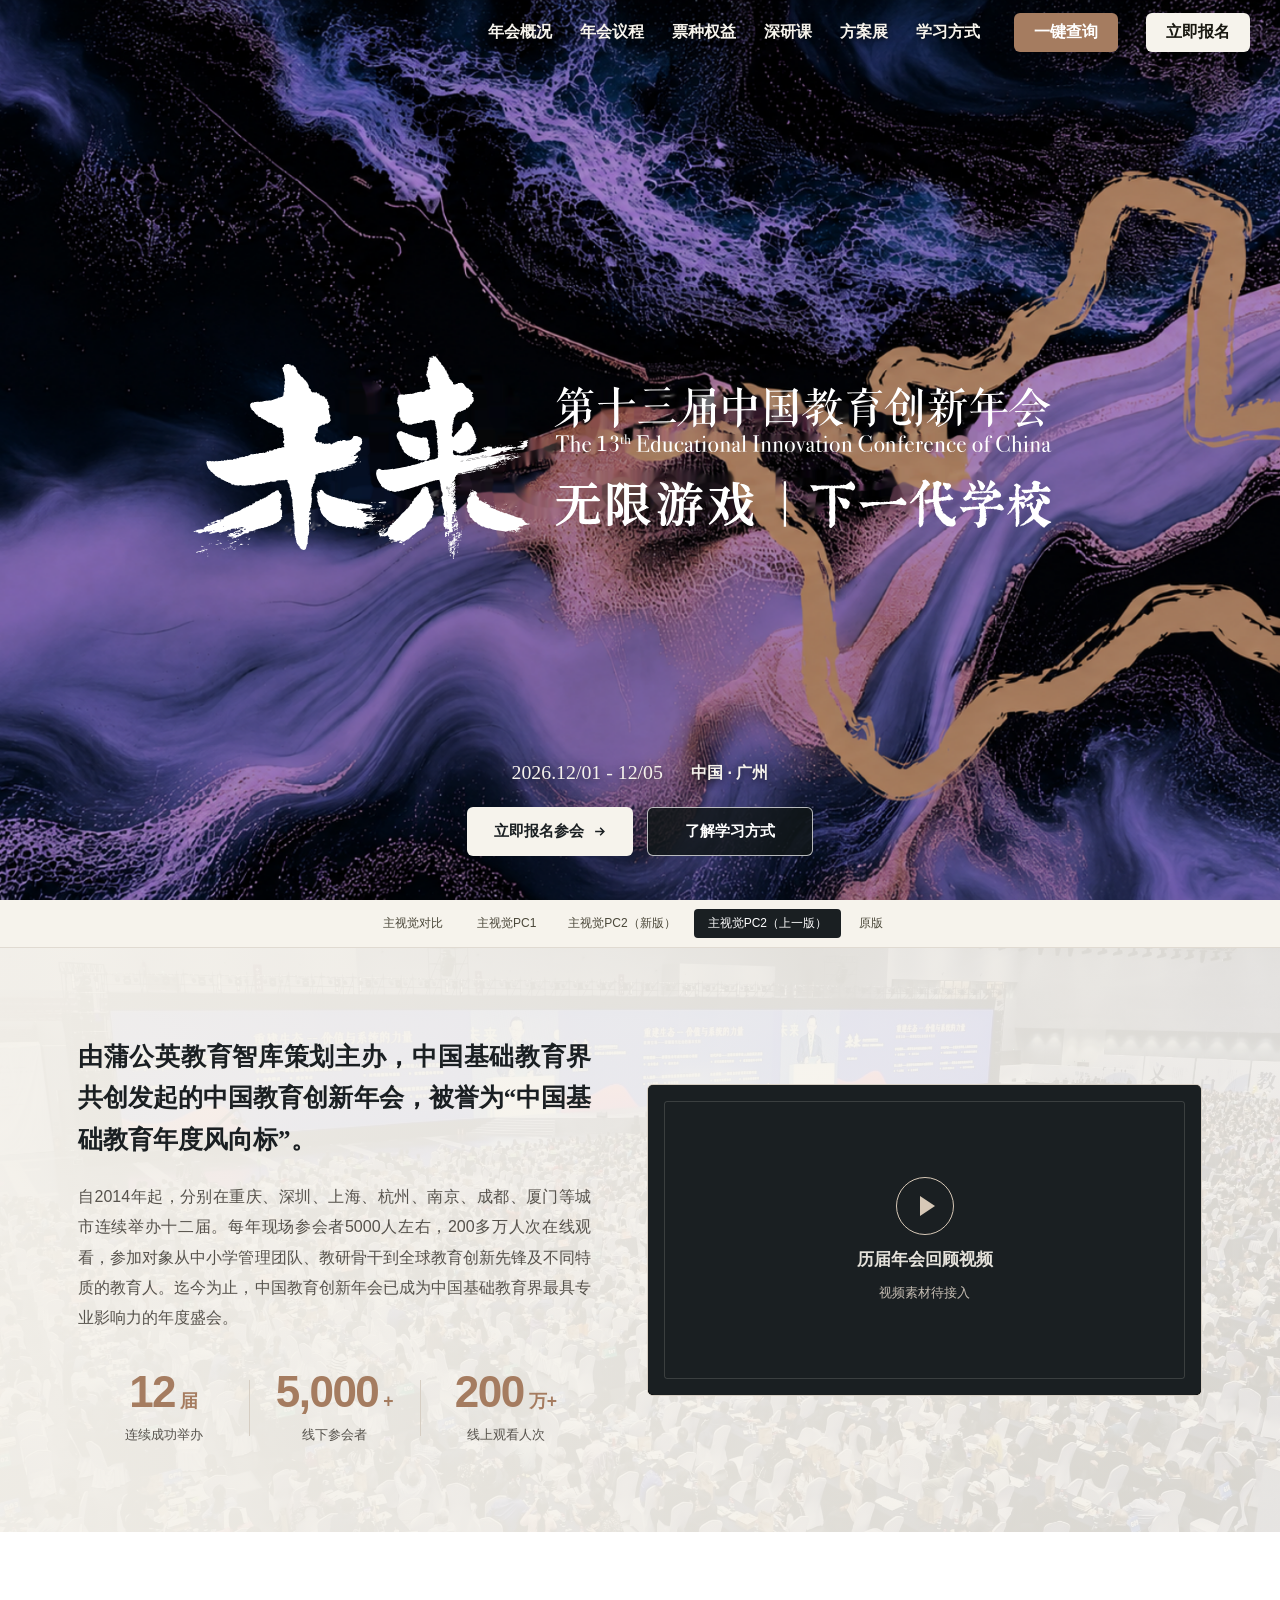
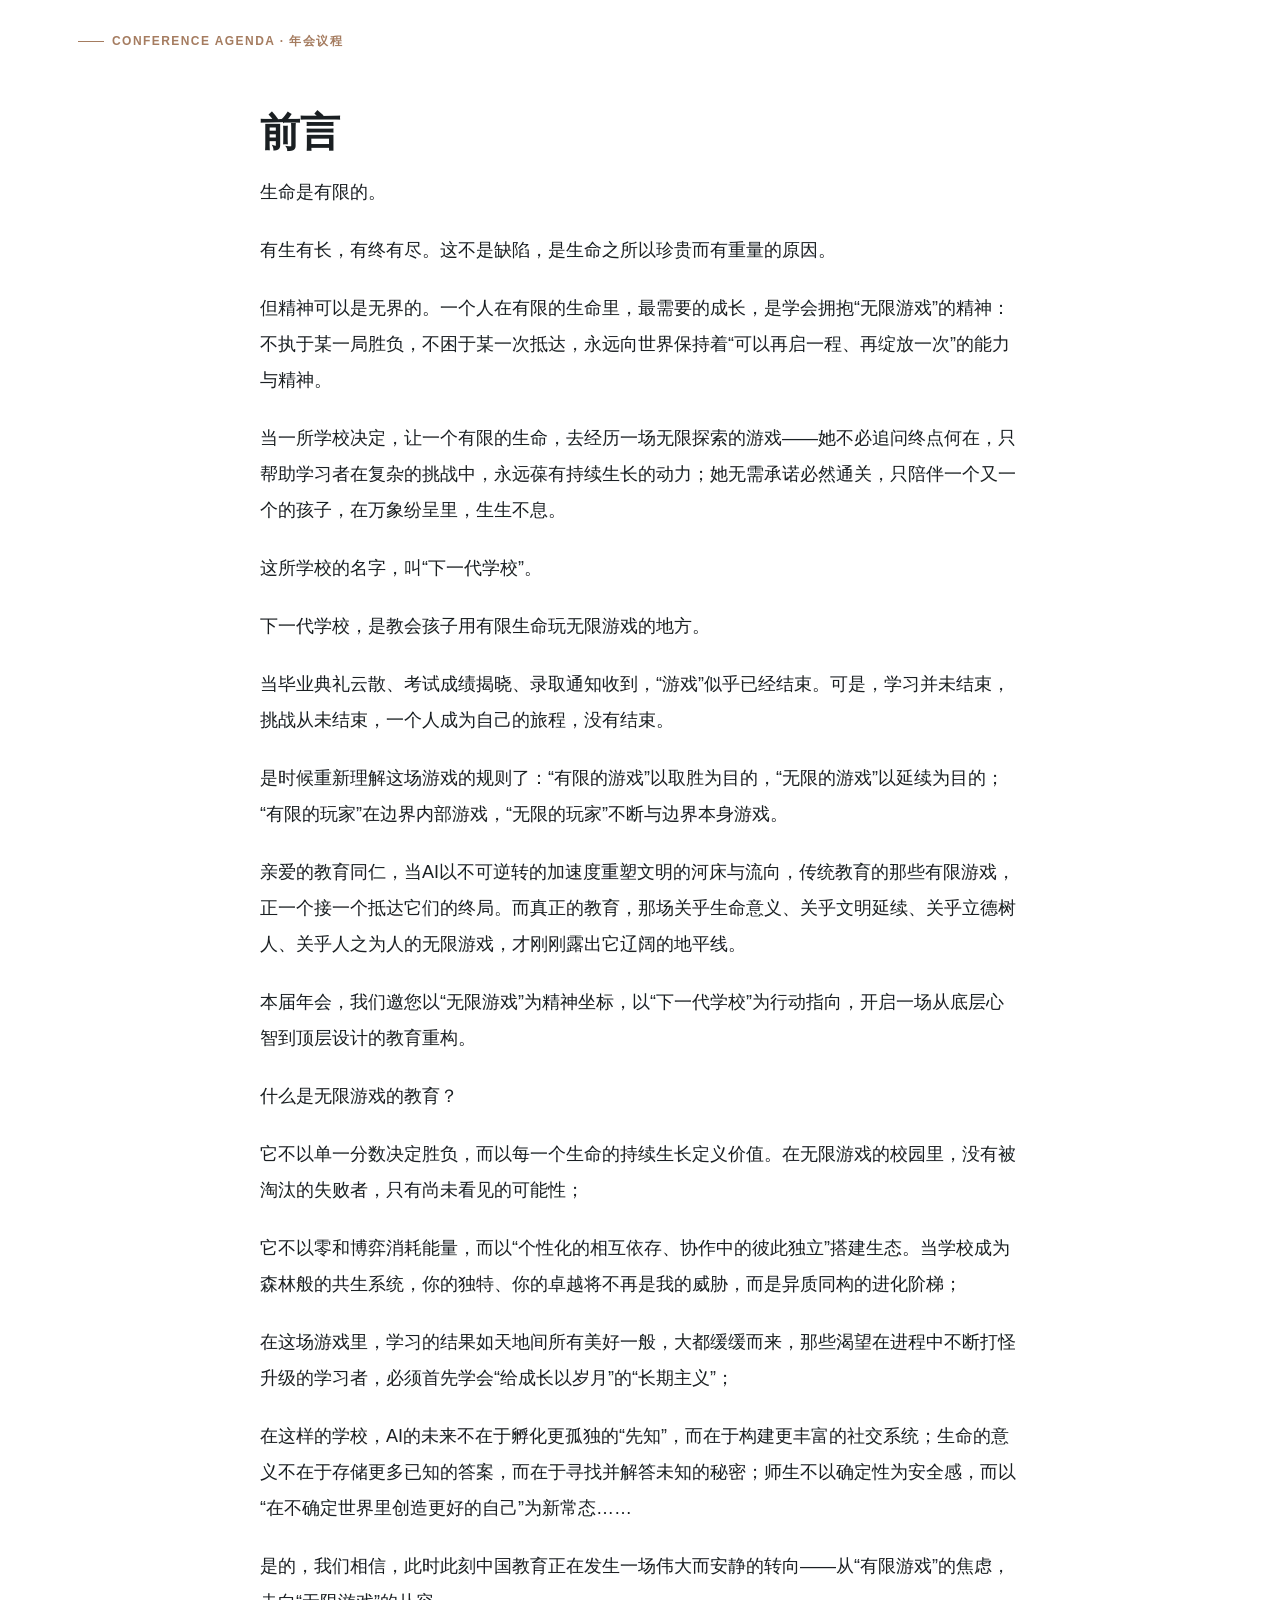
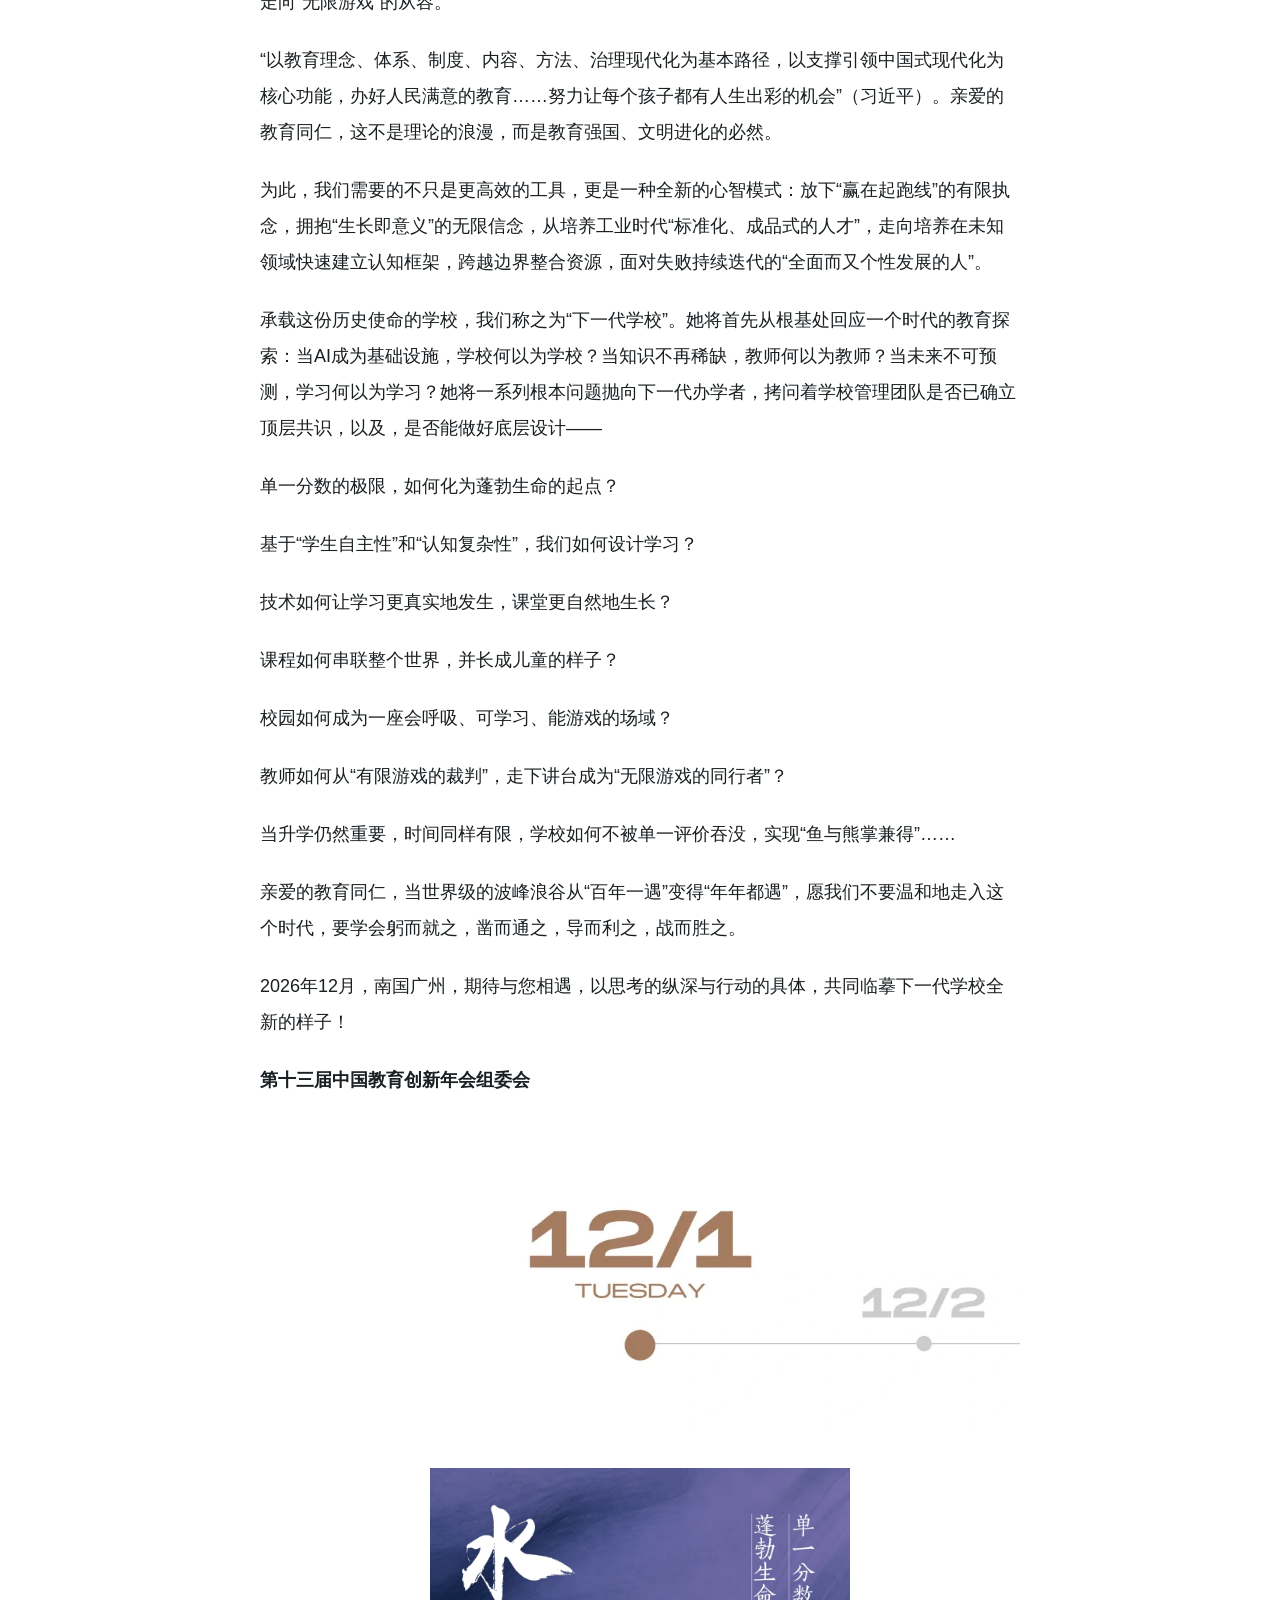
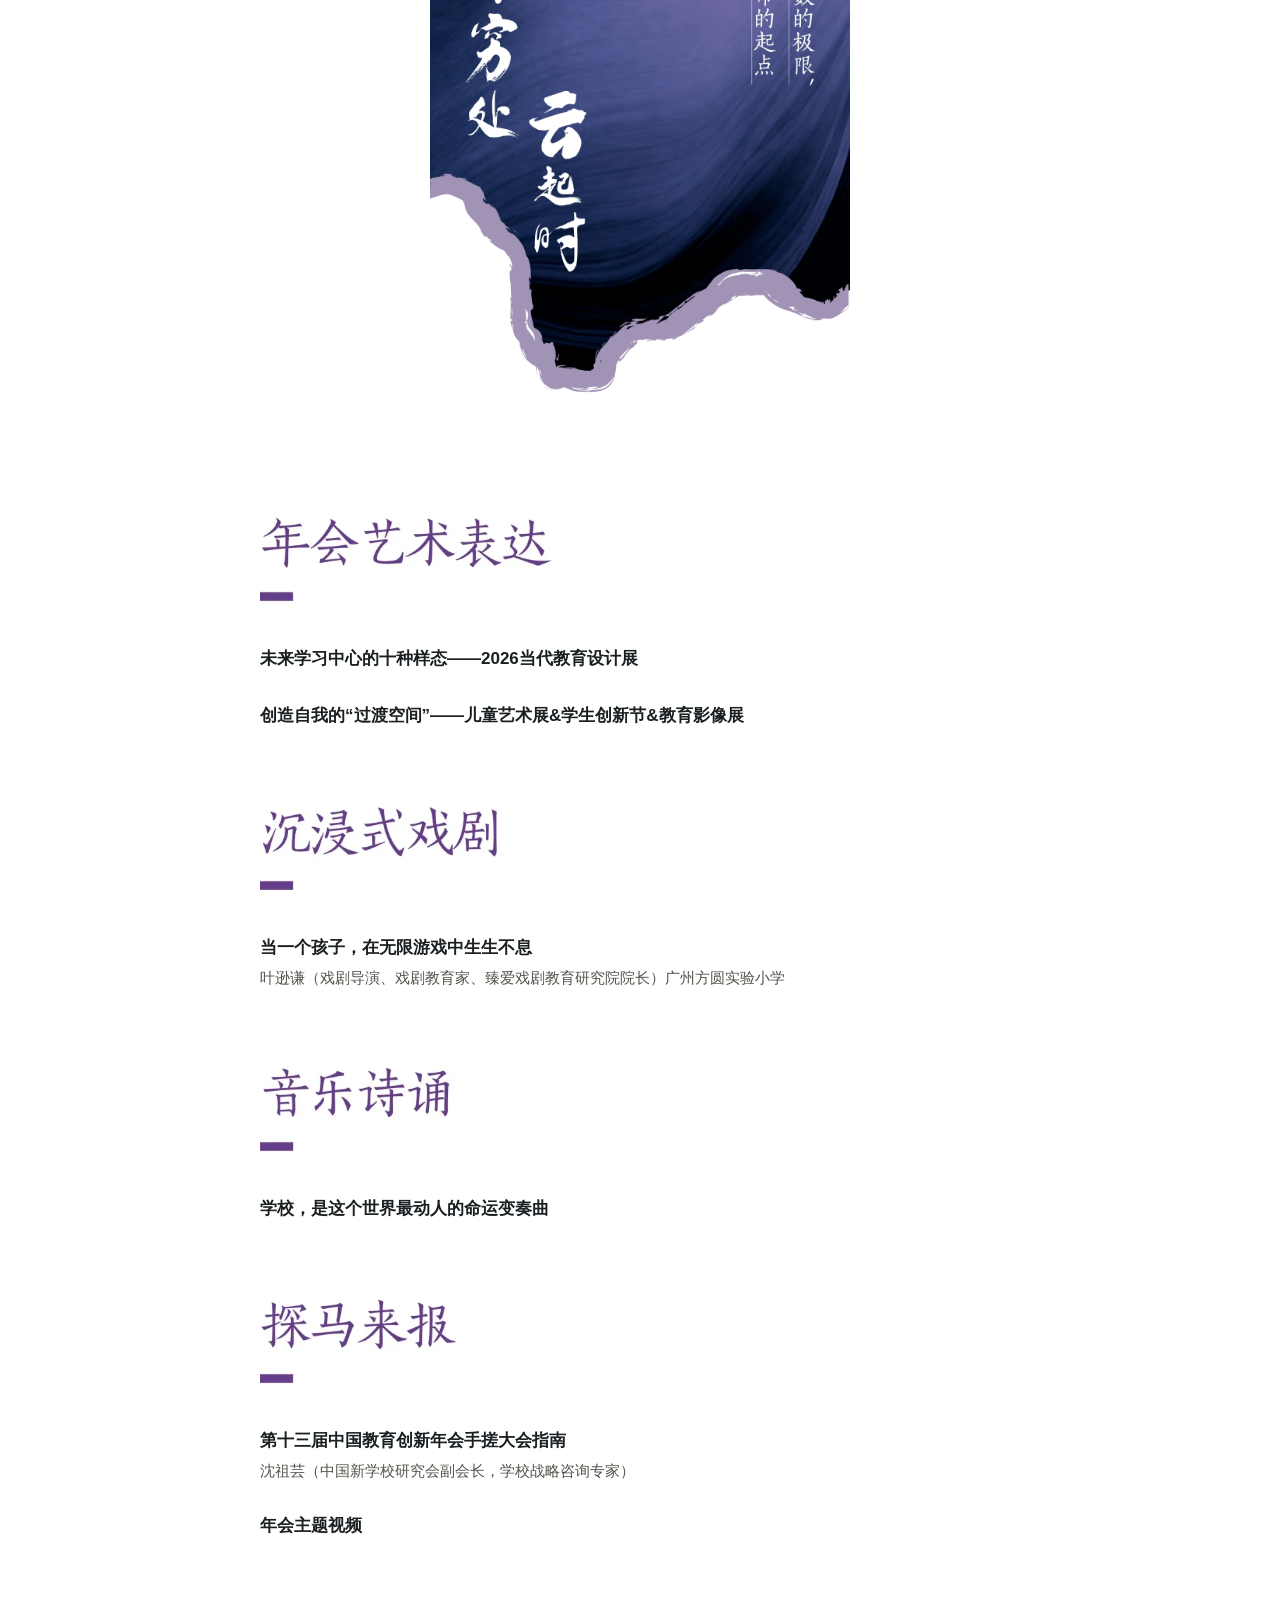
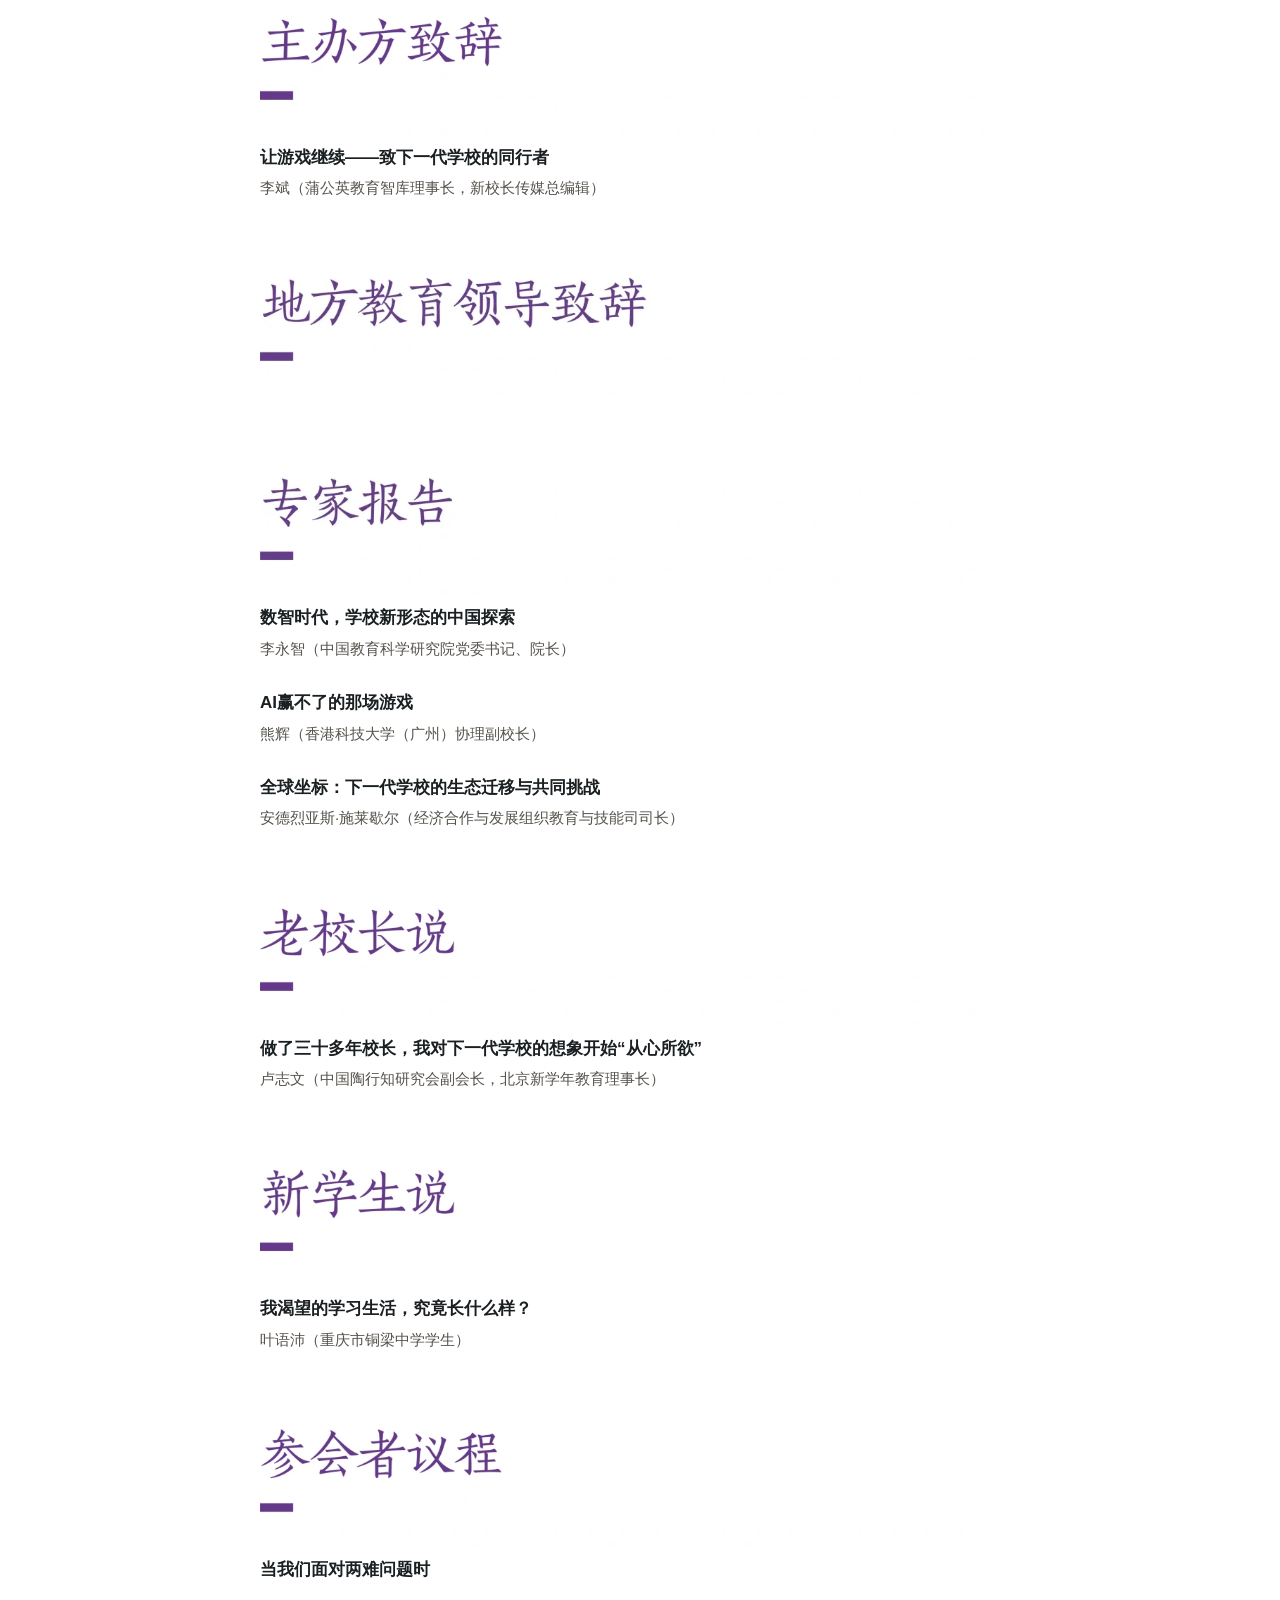
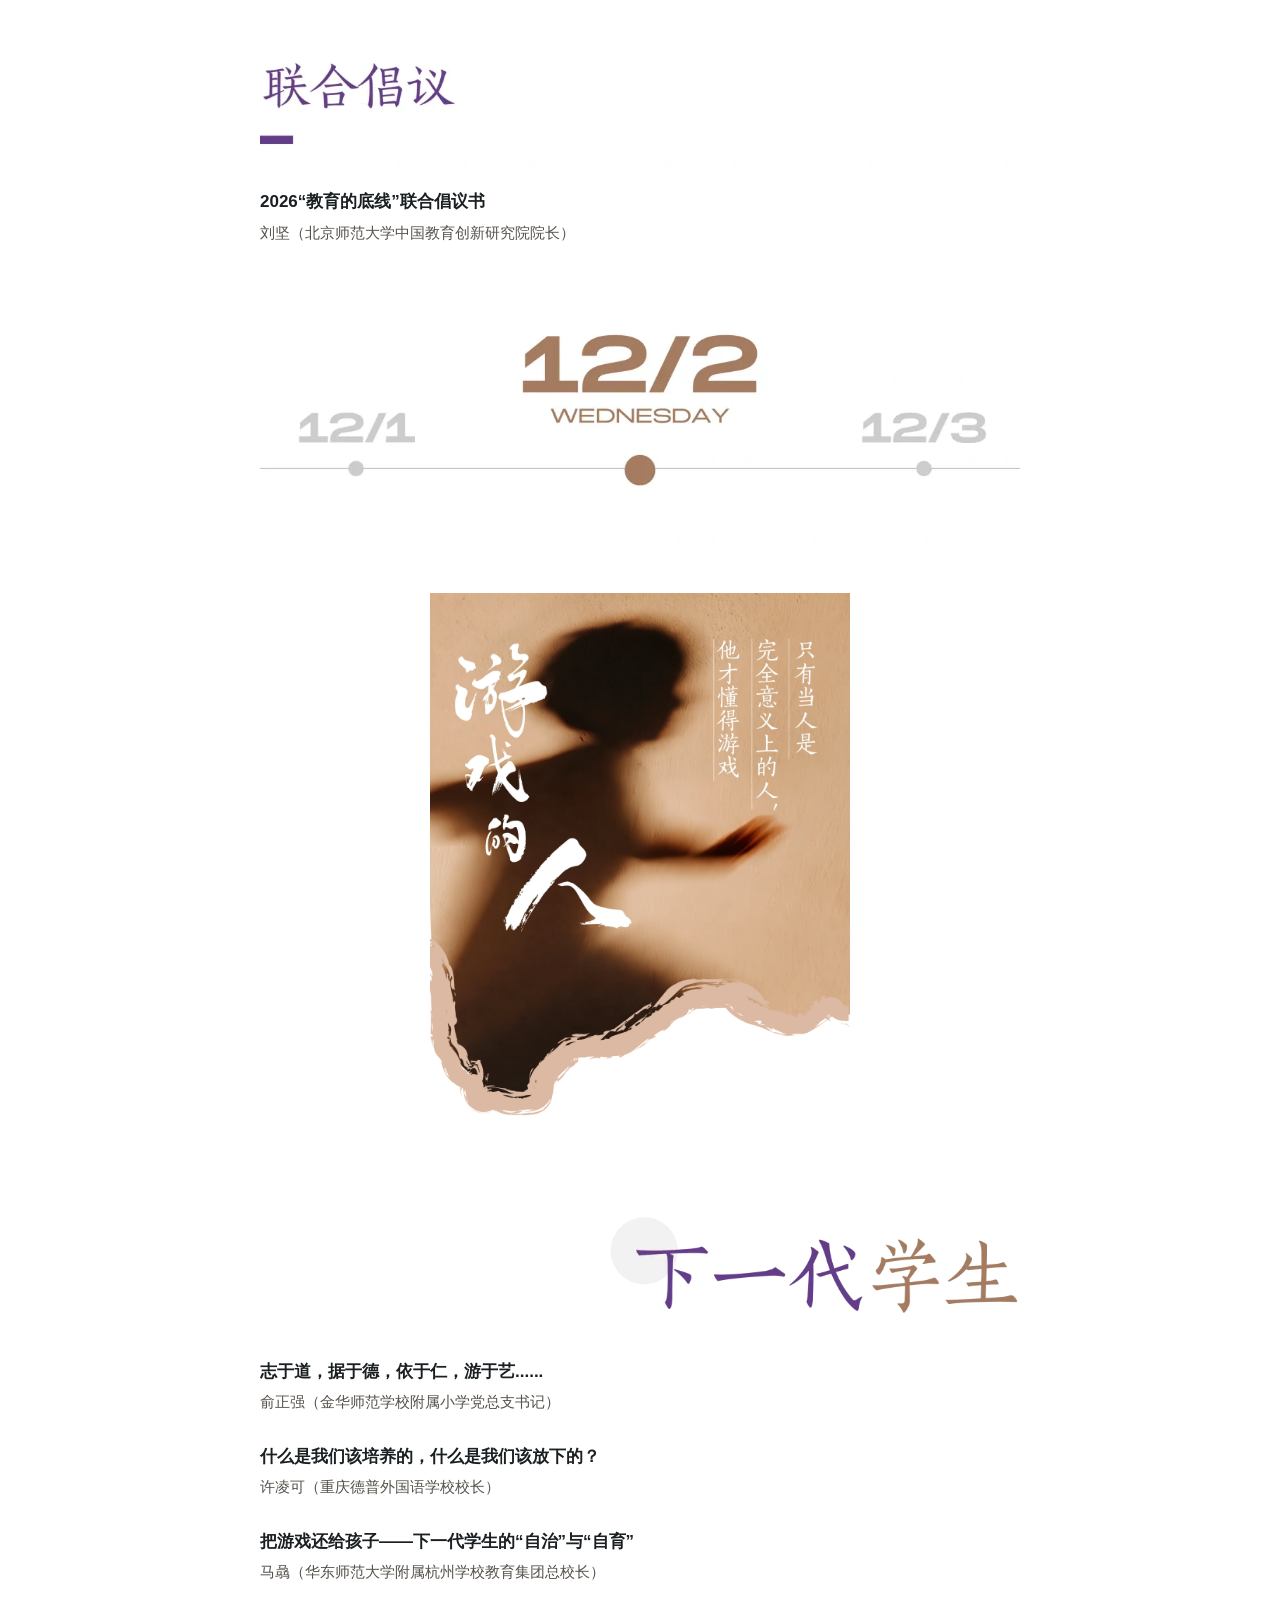
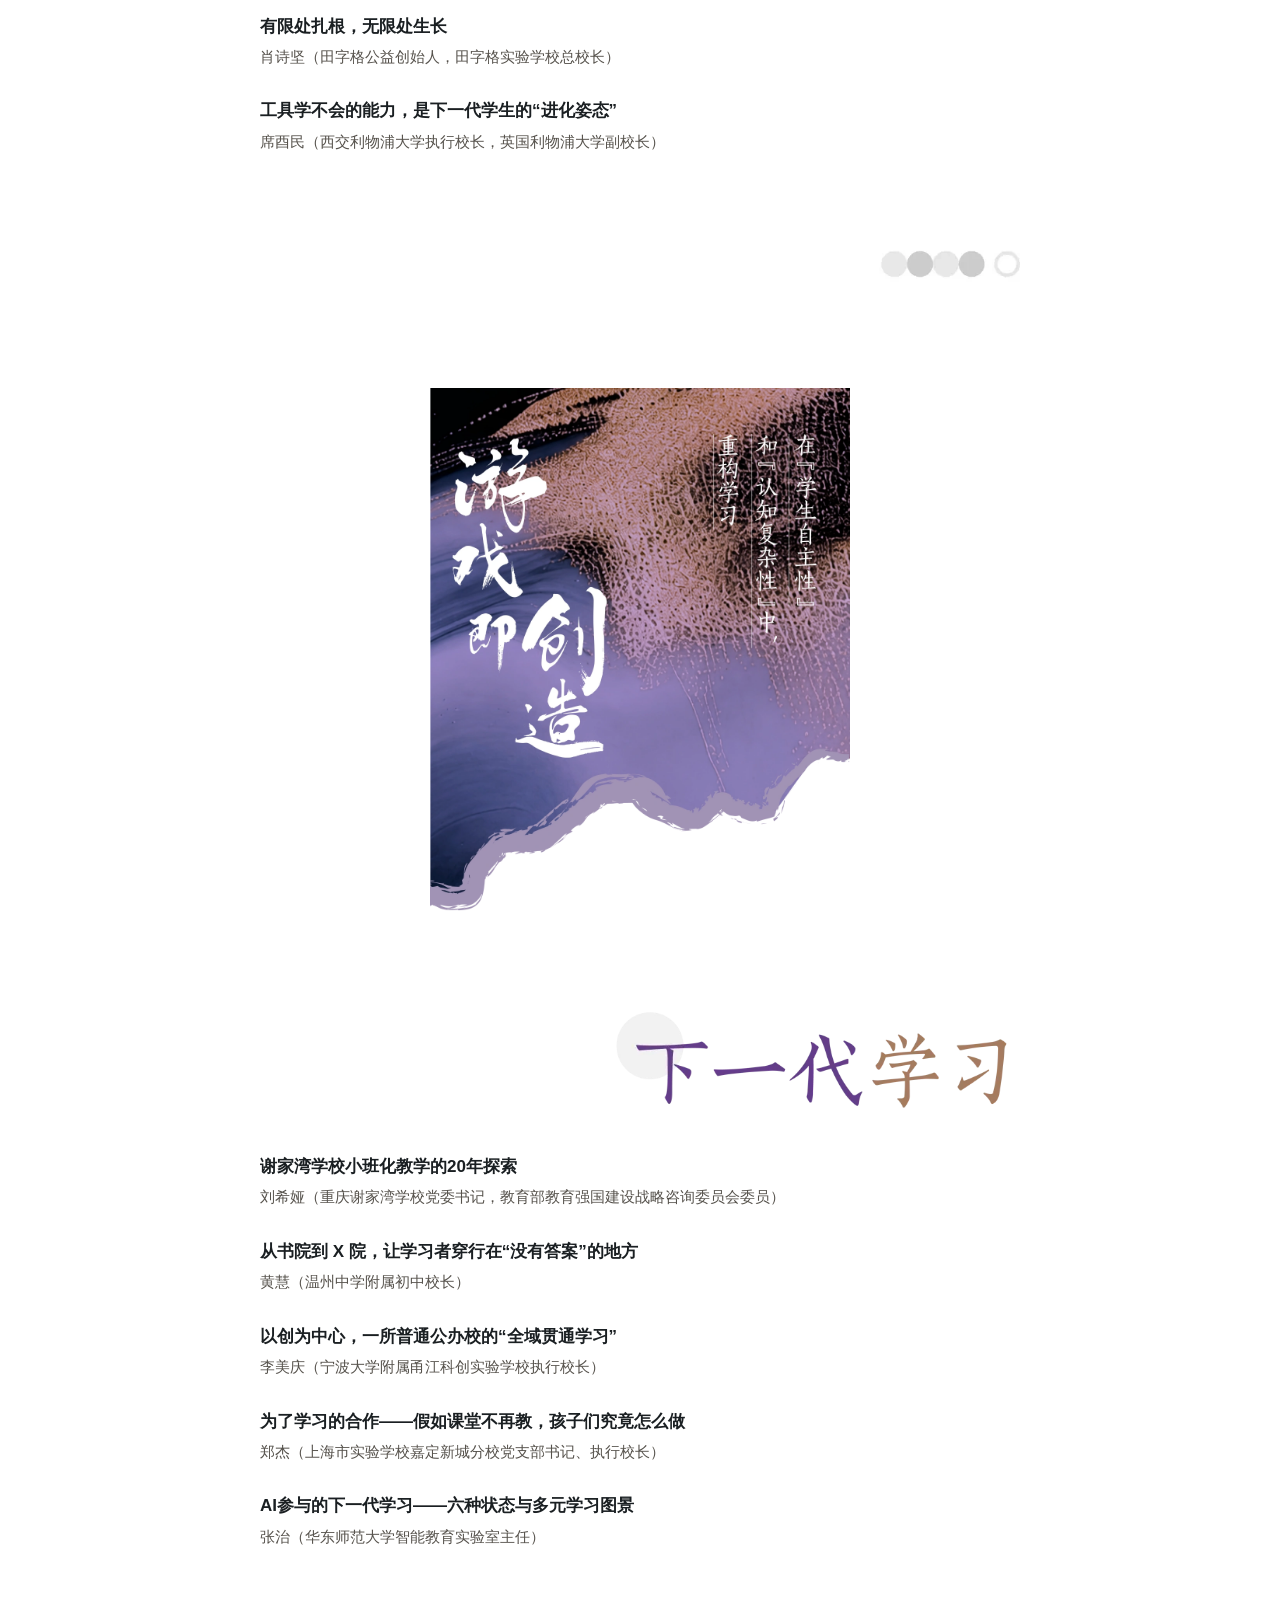
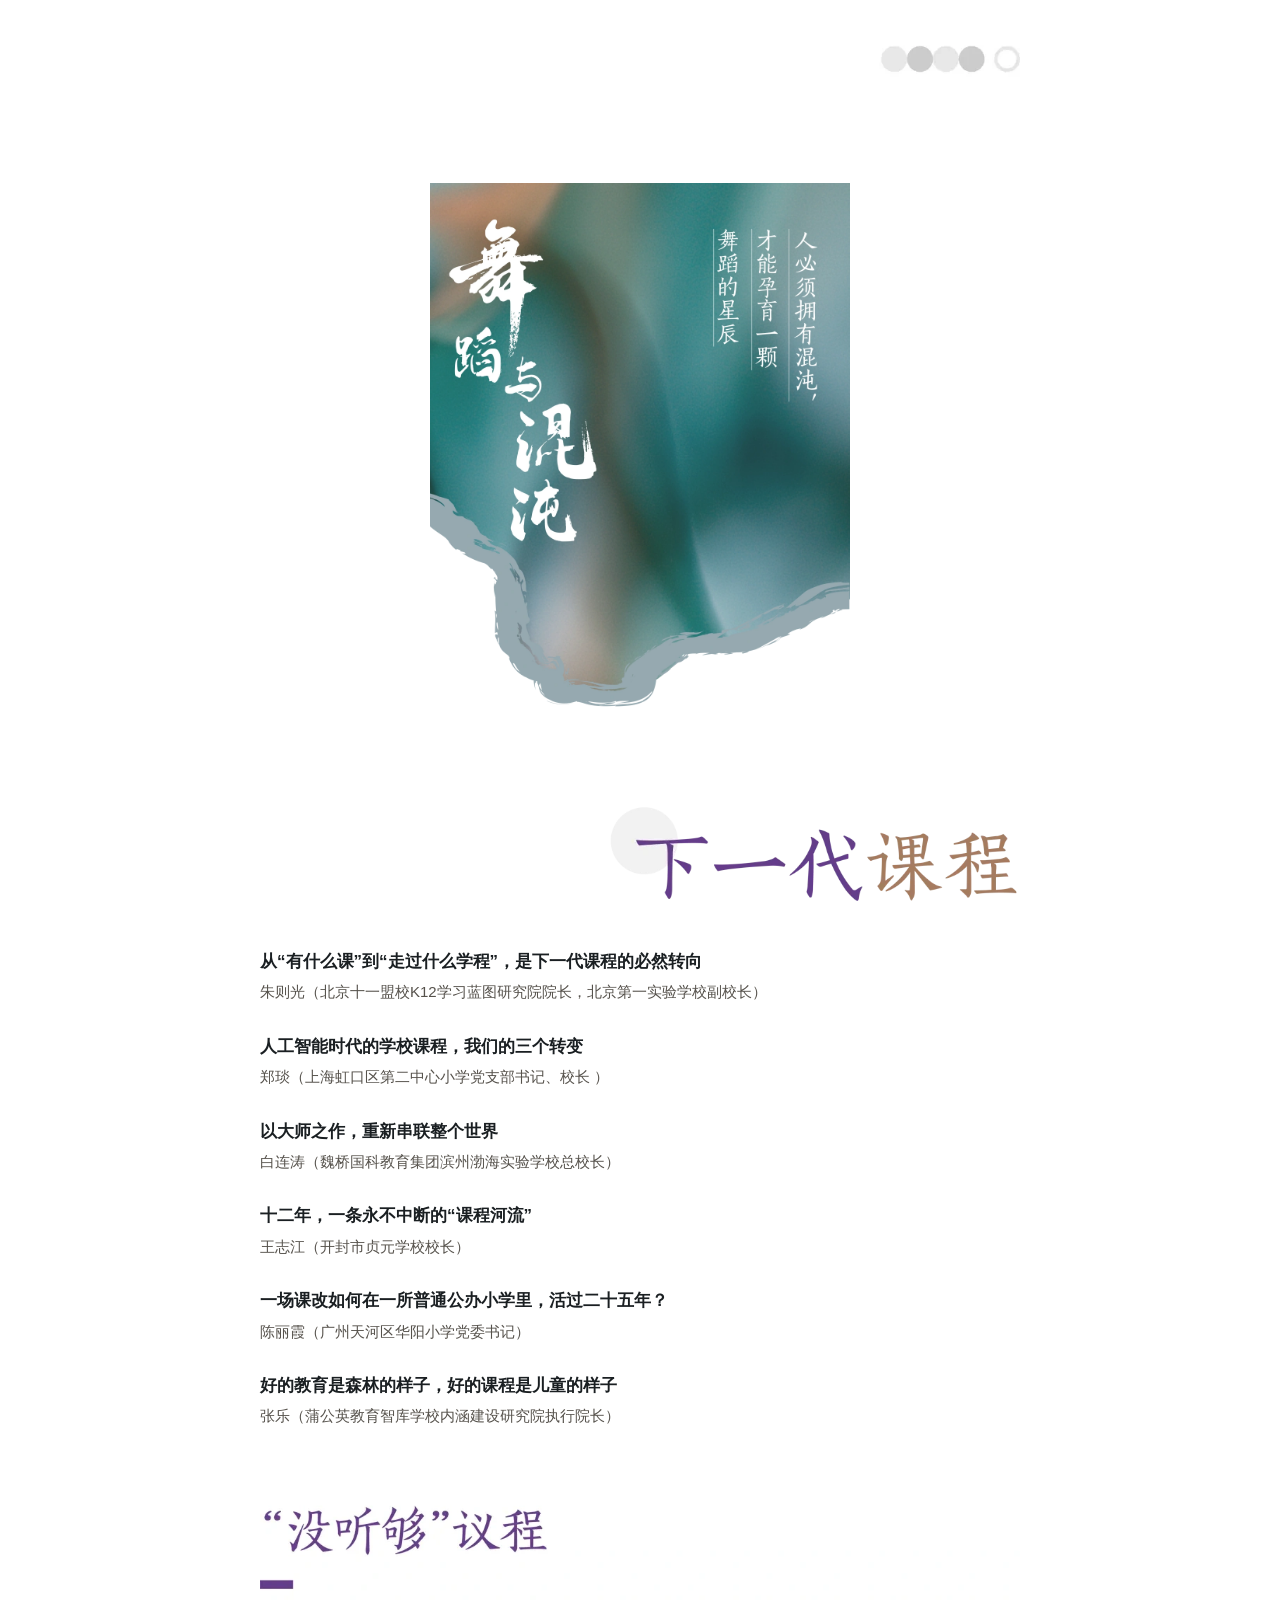
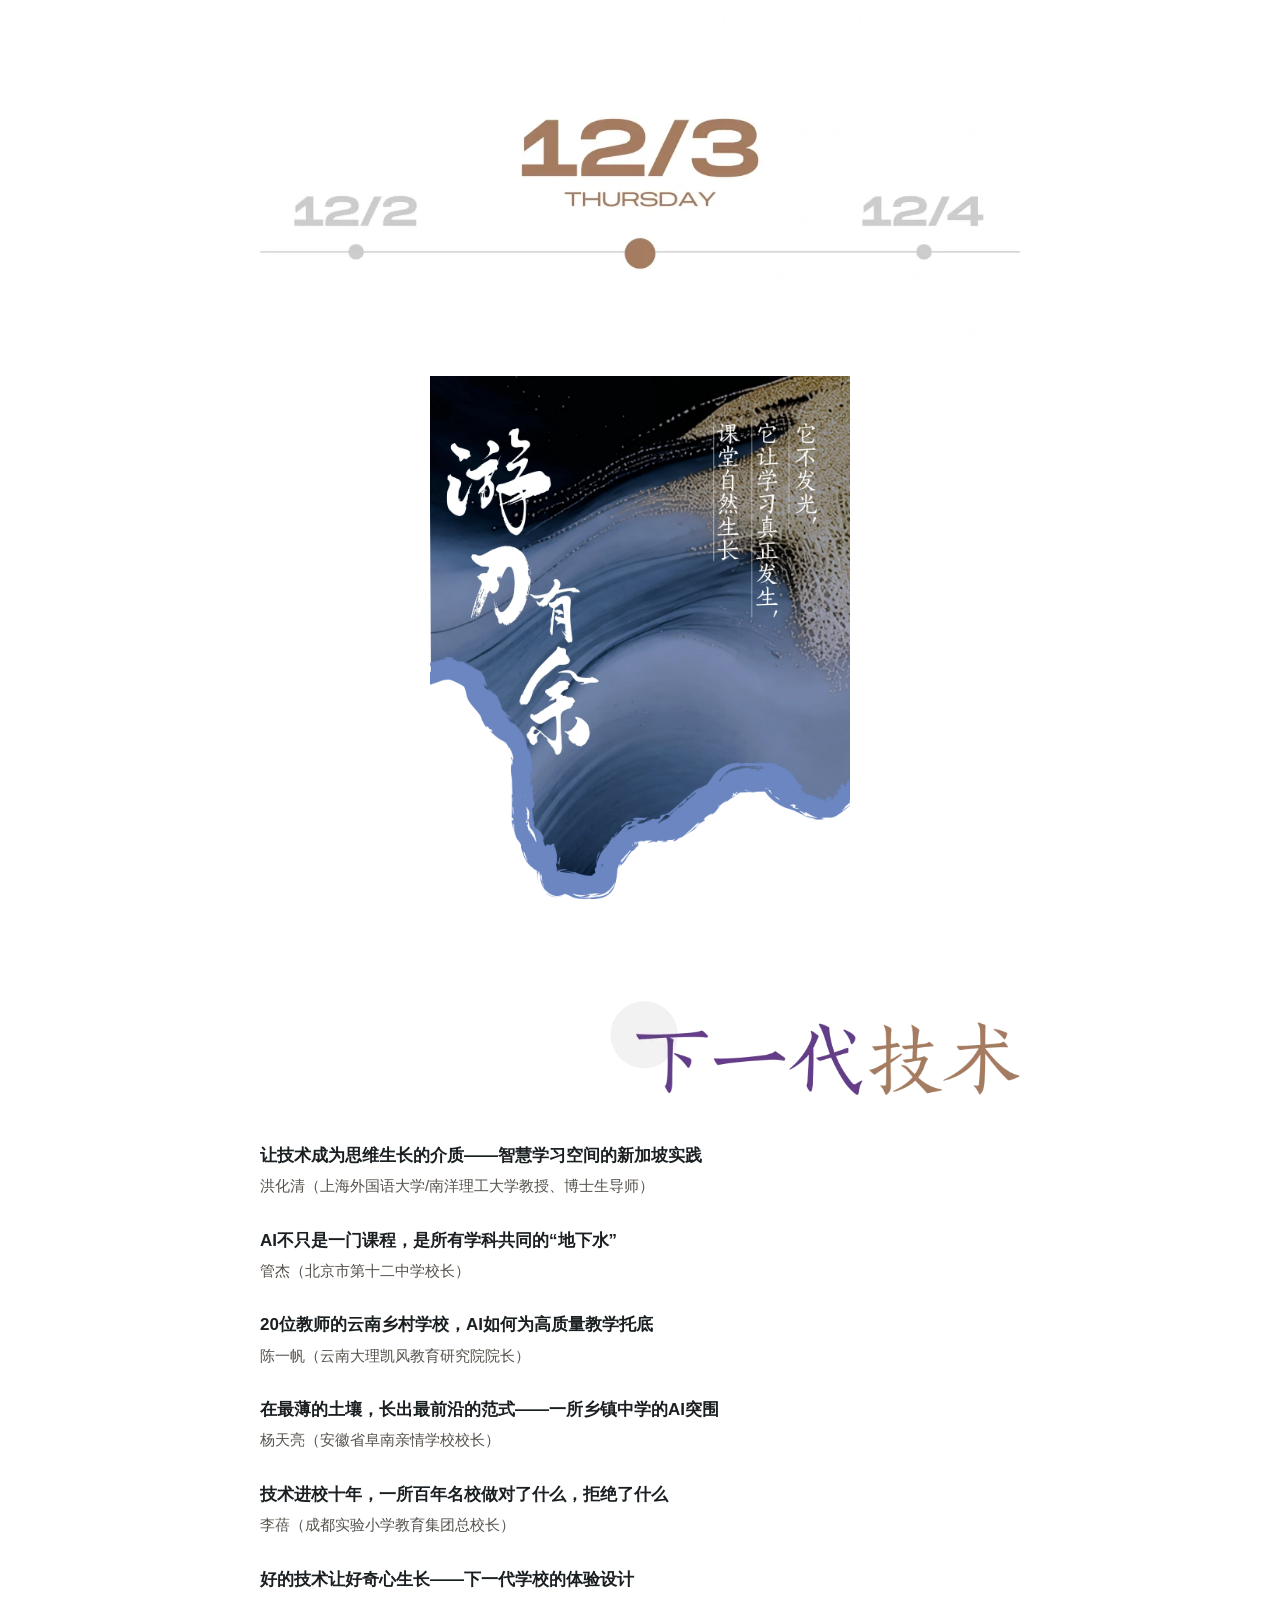
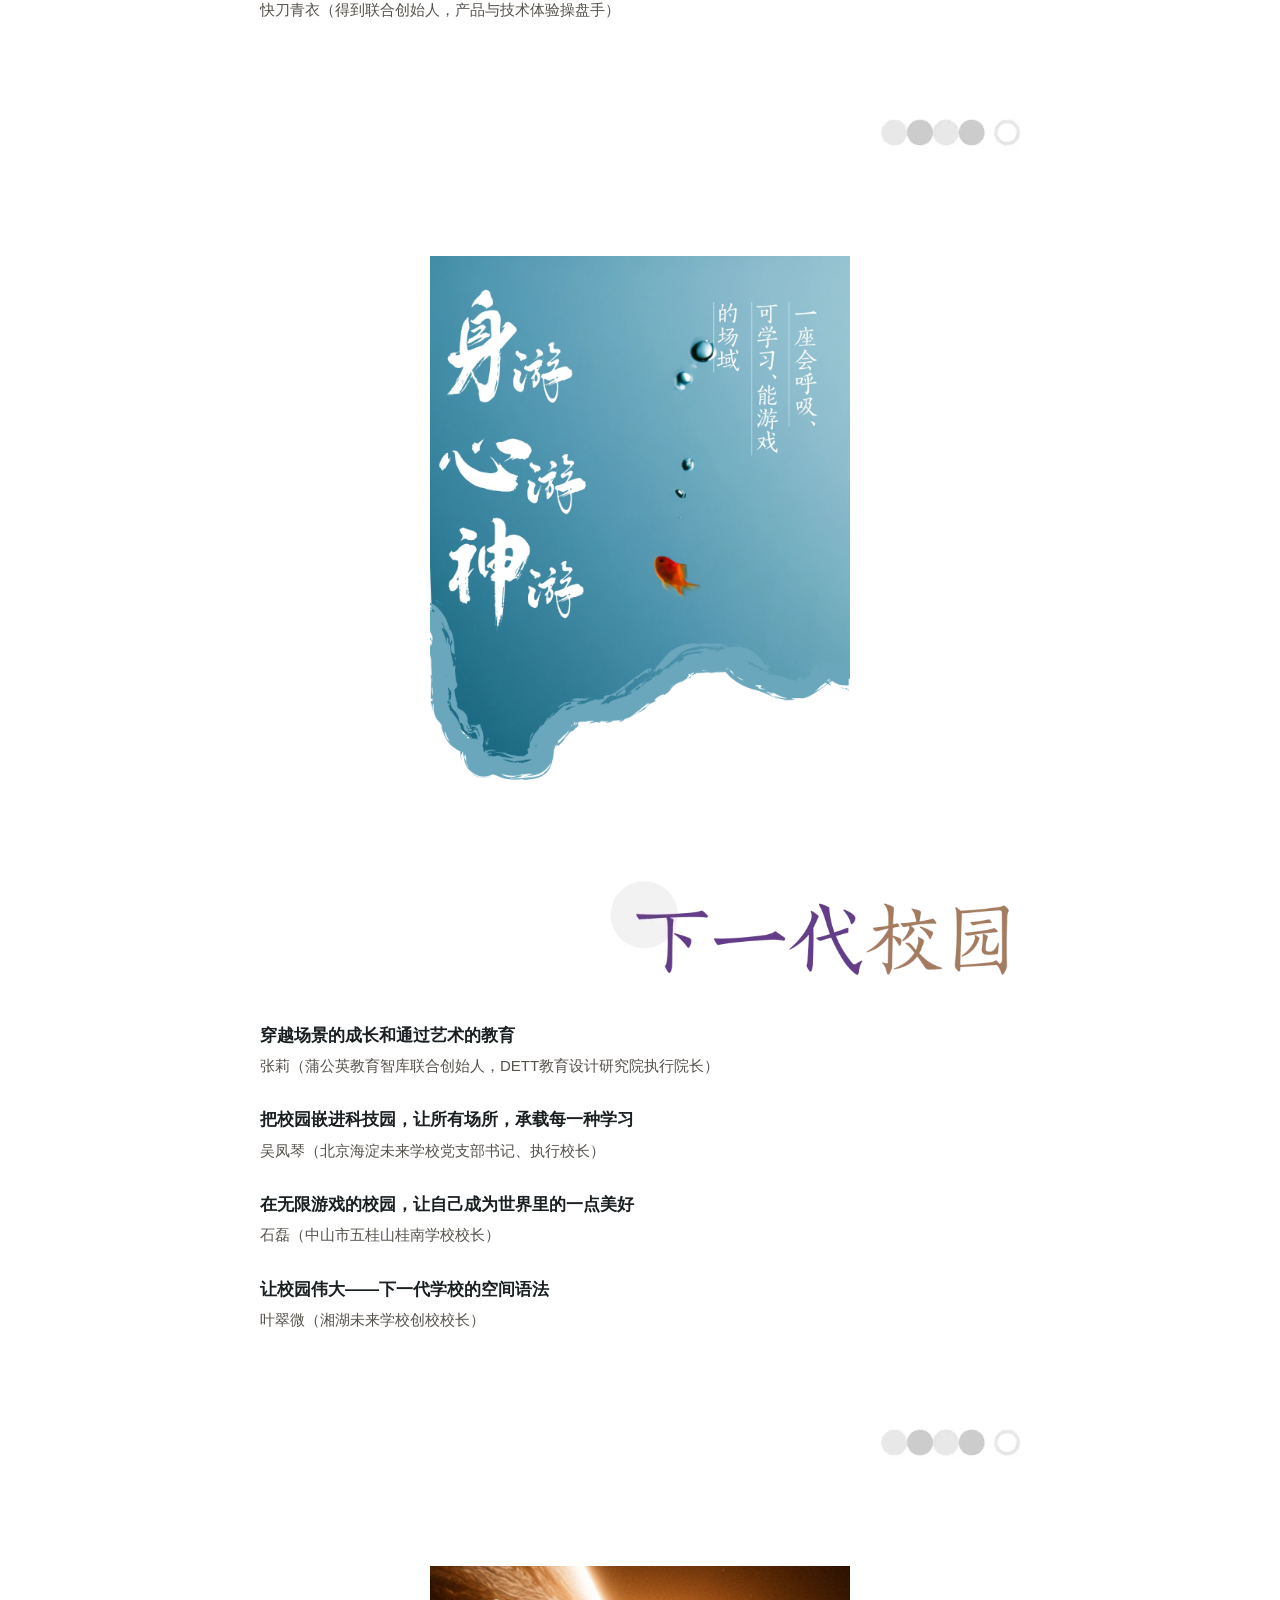
<file: index.html>
<!DOCTYPE html>
<html lang="zh-CN">
<head>
<meta charset="UTF-8">
<meta name="viewport" content="width=device-width, initial-scale=1.0">
<title>第十三届中国教育创新年会 · 预览版</title>
<style>
  :root{
    --paper:#F6F3EC;
    --paper-deep:#EFEAE0;
    --ink:#17160F;
    --ink-soft:#4A4739;
    --line:rgba(23,22,15,.12);
    --blue:#2743E0;
    --blue-deep:#1B30AC;
    --coral:#FF4B2A;
    --gold:#C99B3F;
    --green:#1F9D66;
    --radius:18px;
  }
  *{margin:0;padding:0;box-sizing:border-box;}
  html{scroll-behavior:smooth;}
  body{
    font-family:"PingFang SC","Hiragino Sans GB","Microsoft YaHei",-apple-system,sans-serif;
    background:var(--paper);color:var(--ink);
    -webkit-font-smoothing:antialiased;
    overflow-x:hidden;
  }
  .serif{font-family:"Songti SC","STSong","Noto Serif SC",serif;}
  .wrap{max-width:1180px;margin:0 auto;padding:0 28px;}
  section{padding:96px 0;}
  .signup-body section{padding:0;}
  .kicker{
    display:inline-flex;align-items:center;gap:8px;
    font-size:13px;letter-spacing:.18em;font-weight:600;color:var(--blue);
    text-transform:uppercase;margin-bottom:18px;
  }
  .kicker::before{content:"";width:26px;height:2px;background:var(--blue);}
  h2.sec-title{font-size:clamp(30px,4vw,44px);line-height:1.2;font-weight:800;letter-spacing:-.01em;margin-bottom:14px;}
  .sec-desc{color:var(--ink-soft);font-size:16px;line-height:1.8;max-width:640px;}

  /* ===== Nav ===== */
  nav{
    position:sticky;top:0;z-index:100;
    background:rgba(246,243,236,.86);backdrop-filter:blur(14px);
    border-bottom:1px solid var(--line);
  }
  .nav-inner{max-width:1180px;margin:0 auto;padding:0 28px;height:64px;display:flex;align-items:center;gap:26px;}
  .logo{display:flex;align-items:center;gap:10px;font-weight:800;font-size:15px;white-space:nowrap;}
  .logo-title-img{height:22px;width:auto;display:block;}
  .nav-future-logo{display:block;width:auto;height:48px;filter:brightness(0);}
  .logo-mark{width:30px;height:30px;border-radius:9px;background:var(--blue);color:#fff;display:grid;place-items:center;font-size:13px;font-weight:800;}
  .nav-links{display:flex;gap:4px;margin-left:auto;flex-wrap:wrap;align-items:center;}
  .nav-links a{
    color:var(--ink-soft);text-decoration:none;font-size:16px;font-weight:700;padding:8px 12px;border-radius:10px;
    transition:.2s;
  }
  .nav-links a:hover{background:rgba(39,67,224,.08);color:var(--blue);}
  .nav-gap{width:14px;flex:none;}
  .nav-cta{
    background:var(--ink);color:#fff !important;border-radius:999px !important;
    padding:9px 20px !important;font-weight:600;
  }
  .nav-cta:hover{background:var(--blue) !important;}
  .nav-cta.acct{background:var(--blue);color:#fff !important;margin-right:24px;}
  .nav-cta.acct:hover{background:var(--blue-deep) !important;}
  .nav-cta[data-open-registration]{margin-right:-48px;}
  @media(max-width:900px){.nav-links a:not(.nav-cta){display:none;}.nav-gap{display:none;}}

  /* ===== Mobile nav (burger + drawer) ===== */
  .nav-burger{
    display:none;width:42px;height:42px;flex:none;margin-left:10px;
    border:1px solid var(--line);border-radius:12px;background:#fff;cursor:pointer;
    flex-direction:column;align-items:center;justify-content:center;gap:5px;padding:0;
  }
  .nav-burger span{display:block;width:18px;height:2px;border-radius:2px;background:var(--ink);transition:.25s;}
  .nav-burger[aria-expanded="true"] span:nth-child(1){transform:translateY(7px) rotate(45deg);}
  .nav-burger[aria-expanded="true"] span:nth-child(2){opacity:0;}
  .nav-burger[aria-expanded="true"] span:nth-child(3){transform:translateY(-7px) rotate(-45deg);}
  .mobile-menu{
    display:none;flex-direction:column;padding:8px 10px;gap:0;
    position:absolute;top:100%;right:0;z-index:99;
    width:200px;
    background:rgba(246,243,236,.98);backdrop-filter:blur(14px);
    border:1px solid var(--line);border-top:none;border-radius:0 0 16px 16px;
    box-shadow:0 18px 40px rgba(23,22,15,.14);
    max-height:calc(100dvh - 140px);overflow-y:auto;-webkit-overflow-scrolling:touch;
  }
  .mobile-menu a{
    color:var(--ink);text-decoration:none;font-size:15px;font-weight:700;
    padding:12px 14px;border-radius:10px;
  }
  .mobile-menu a:active{background:var(--surface-hover);}
  .mobile-menu.is-open{display:flex;}
  .mobile-menu .mm-cta{color:var(--blue);}



  /* ===== Hero ===== */
  .hero{
    background:var(--ink);color:#F6F3EC;
    padding:120px 0 90px;position:relative;overflow:hidden;
  }
  .hero::before{
    content:"";position:absolute;inset:0;
    background:
      radial-gradient(620px 420px at 82% 8%, rgba(39,67,224,.5), transparent 65%),
      radial-gradient(520px 380px at 8% 88%, rgba(255,75,42,.32), transparent 65%);
  }
  .hero-grid-lines{
    position:absolute;inset:0;opacity:.14;
    background-image:linear-gradient(rgba(246,243,236,.25) 1px,transparent 1px),linear-gradient(90deg,rgba(246,243,236,.25) 1px,transparent 1px);
    background-size:64px 64px;
    mask-image:radial-gradient(ellipse at 50% 40%,black 30%,transparent 75%);
  }
  .hero .wrap{position:relative;}
  .hero-eyebrow{
    display:inline-flex;align-items:center;gap:10px;font-size:13px;letter-spacing:.22em;
    color:rgba(246,243,236,.75);border:1px solid rgba(246,243,236,.25);
    padding:8px 18px;border-radius:999px;margin-bottom:34px;
  }
  .hero-eyebrow .dot{width:7px;height:7px;border-radius:50%;background:var(--coral);animation:pulse 2s infinite;}
  @keyframes pulse{0%,100%{opacity:1}50%{opacity:.35}}
  .hero h1{
    font-size:clamp(42px,7.2vw,86px);line-height:1.08;font-weight:900;letter-spacing:-.02em;
  }
  .hero h1 .no{color:var(--gold);}
  .hero-theme{
    margin-top:22px;font-size:clamp(18px,2.4vw,26px);color:rgba(246,243,236,.82);
    font-weight:400;
  }
  .hero-theme em{font-style:normal;color:#fff;border-bottom:2px solid var(--coral);padding-bottom:2px;}
  .hero-meta{display:flex;flex-wrap:wrap;gap:14px;margin-top:40px;}
  .hero-meta .chip{
    border:1px solid rgba(246,243,236,.28);border-radius:12px;padding:12px 20px;
    font-size:14px;color:rgba(246,243,236,.85);display:flex;align-items:center;gap:9px;
  }
  .hero-meta .chip svg{flex:none;}
  .hero-actions{display:flex;flex-wrap:wrap;gap:14px;margin-top:44px;}
  .btn{
    display:inline-flex;align-items:center;gap:8px;text-decoration:none;
    font-size:15px;font-weight:600;padding:15px 32px;border-radius:999px;transition:.22s;border:none;cursor:pointer;
  }
  .btn-primary{background:var(--coral);color:#fff;}
  .btn-primary:hover{background:#e03c1e;transform:translateY(-2px);}
  .btn-ghost{border:1px solid rgba(246,243,236,.4);color:#F6F3EC;background:transparent;}
  .btn-ghost:hover{border-color:#fff;background:rgba(246,243,236,.08);}
  .btn-dark{background:var(--ink);color:#fff;}
  .btn-dark:hover{background:var(--blue);}

  /* ===== About ===== */
  #about{padding:0;background:var(--paper);scroll-margin-top:96px;}
  .about-preface{position:relative;isolation:isolate;overflow:hidden;background:#0c1534 url("assets/about-preface-bg.jpg") center/cover no-repeat;color:#f6f3ec;}
  .about-preface::before{content:"";position:absolute;inset:0;z-index:-1;background:linear-gradient(90deg,rgba(12,21,52,.93),rgba(4,7,16,.74));}
  .about-preface-grid{display:block;}
  .preface-main{min-width:0;padding:76px 0 80px;display:grid;grid-template-columns:minmax(0,1fr) minmax(0,1.08fr);gap:56px;align-items:center;}
  .preface-left{display:flex;flex-direction:column;gap:42px;min-width:0;}
  .preface-copy{max-width:none;display:grid;gap:22px;}
  .preface-copy p{font-size:16.5px;line-height:2.05;color:rgba(246,243,236,.9);text-align:justify;}
  .preface-copy p:first-of-type{font-size:19px;color:#fff;font-weight:600;}
  .preface-stats{display:grid;grid-template-columns:repeat(3,1fr);}
  .preface-stat{position:relative;text-align:center;padding:0 14px;}
  .preface-stat:not(:first-child)::before{content:"";position:absolute;left:0;top:10px;bottom:8px;width:1px;background:rgba(246,243,236,.24);}
  .preface-stat strong{display:flex;justify-content:center;align-items:baseline;gap:5px;color:#e8c36a;font-size:clamp(32px,3.6vw,48px);line-height:1;font-weight:900;letter-spacing:-.035em;}
  .preface-stat strong small{font-size:.4em;letter-spacing:0;}
  .preface-stat span{display:block;margin-top:12px;color:rgba(246,243,236,.72);font-size:13px;}
  .preface-right{min-width:0;}
  .about-history{padding:84px 0 64px;background:var(--paper);}
  .annual-timeline{margin:0;}
  .annual-timeline-scroll{overflow-x:auto;padding-bottom:4px;}
  .annual-timeline-map{position:relative;min-width:880px;}
  .annual-timeline-map img{display:block;width:100%;height:auto;mix-blend-mode:multiply;}
  .annual-year-link{position:absolute;left:var(--x);top:var(--hit-y);width:var(--hit-w);height:var(--hit-h);transform:translateX(-50%);outline:none;box-shadow:none;}
  .annual-year-link:hover,.annual-year-link:focus,.annual-year-link:focus-visible{outline:none;box-shadow:none;}
  .sr-only{position:absolute;width:1px;height:1px;padding:0;margin:-1px;overflow:hidden;clip:rect(0,0,0,0);white-space:nowrap;border:0;}
  .annual-timeline-mobile{display:none;}
  @media(max-width:860px){
    .about-preface{background-position:56% center;}
    .about-preface::before{background:linear-gradient(180deg,rgba(12,21,52,.9),rgba(4,7,16,.8));}
    .preface-main{padding:48px 0 52px;gap:40px;grid-template-columns:1fr;}
    .preface-left{gap:34px;}
    .preface-copy{gap:16px;}
    .preface-copy p{font-size:14.5px;line-height:1.85;text-align:left;}
    .preface-copy p:first-of-type{font-size:16px;}
    .preface-stat{padding:0 8px;}
    .preface-stat strong{font-size:clamp(30px,9vw,44px);}
    .preface-stat span{font-size:12px;line-height:1.5;}
    .about-history{padding:64px 0 48px;}
    .annual-timeline-scroll{margin-right:-28px;}
  }
  .feature-item{background:#fff;border:1px solid var(--line);border-radius:var(--radius);padding:20px 22px;display:flex;gap:16px;align-items:flex-start;}
  .feature-item .ico{width:42px;height:42px;flex:none;border-radius:12px;display:grid;place-items:center;background:rgba(39,67,224,.1);color:var(--blue);}
  .feature-item h4{font-size:16px;margin-bottom:4px;}
  .feature-item p{font-size:13.5px;color:var(--ink-soft);line-height:1.7;}
  .state-surface{display:none;margin-top:64px;border-top:1px solid var(--line);padding-top:38px;}
  body.is-demo .state-surface{display:grid;grid-template-columns:1.05fr .95fr;gap:18px;}
  .state-overview,.state-next{border:1px solid var(--line);border-radius:18px;padding:26px;background:#fff;}
  .state-overview{background:linear-gradient(135deg,rgba(39,67,224,.09),rgba(255,255,255,.9));}
  .state-overview .state-label{font-size:12px;font-weight:800;letter-spacing:.12em;color:var(--blue);}
  .state-overview h3{font-size:clamp(23px,3vw,32px);line-height:1.3;margin:9px 0 10px;}
  .state-overview p{font-size:14px;line-height:1.8;color:var(--ink-soft);}
  .state-permissions{display:flex;flex-wrap:wrap;gap:8px;margin-top:18px;}
  .state-permissions span{padding:6px 11px;border-radius:999px;background:#fff;border:1px solid var(--line);font-size:12.5px;color:var(--ink-soft);}
  .state-next b{font-size:15px;display:block;margin-bottom:12px;}
  .state-next ul{list-style:none;display:grid;gap:10px;}
  .state-next li{font-size:13.5px;line-height:1.65;color:var(--ink-soft);display:flex;gap:9px;}
  .state-next li::before{content:"";width:6px;height:6px;flex:none;border-radius:50%;background:var(--coral);margin-top:8px;}
  .demo-context-note{display:none;margin-top:20px;border-radius:12px;padding:13px 16px;font-size:13.5px;line-height:1.7;}
  body.is-demo .demo-context-note{display:block;}
  .lmap .demo-context-note{border:1px solid rgba(246,243,236,.18);background:rgba(246,243,236,.06);color:rgba(246,243,236,.76);}
  .demo-context-note.light{background:#fff;border:1px solid var(--line);color:var(--ink-soft);}
  .ticket.is-active-ticket{border-color:var(--gold);box-shadow:0 0 0 2px rgba(201,155,63,.25);}
  .ticket-state{display:none;margin-left:9px;color:var(--gold);font-size:12px;font-weight:700;}
  .ticket.is-active-ticket .ticket-state{display:inline;}
  @media(max-width:860px){body.is-demo .state-surface{grid-template-columns:1fr;}}

  /* ===== Tickets ===== */
  .tickets{background:var(--ink);color:#F6F3EC;}
  .tickets .kicker{color:var(--gold);}
  .tickets .kicker::before{background:var(--gold);}
  .tickets .sec-desc{color:rgba(246,243,236,.66);}
  .ticket-grid{display:grid;grid-template-columns:repeat(4,1fr);gap:22px;margin-top:52px;}
  @media(max-width:1100px){.ticket-grid{grid-template-columns:repeat(2,1fr);}}
  @media(max-width:640px){.ticket-grid{grid-template-columns:1fr;}}
  .ticket{
    border:1px solid rgba(246,243,236,.16);border-radius:22px;padding:34px 30px;
    background:rgba(246,243,236,.045);position:relative;display:flex;flex-direction:column;
    transition:.25s;
  }
  .ticket:hover{transform:translateY(-6px);border-color:rgba(246,243,236,.4);}
  .ticket.hot{background:linear-gradient(160deg,rgba(39,67,224,.35),rgba(39,67,224,.12));border-color:rgba(120,145,255,.55);}
  .ticket .tag{
    position:absolute;top:-13px;left:28px;background:var(--coral);color:#fff;
    font-size:12px;font-weight:700;padding:5px 14px;border-radius:999px;letter-spacing:.06em;
  }
  .ticket h3{font-size:21px;margin-bottom:6px;}
  .ticket .price{font-size:40px;font-weight:900;margin:14px 0 4px;letter-spacing:-.02em;}
  .ticket .price small{font-size:15px;font-weight:500;color:rgba(246,243,236,.6);}
  .ticket ul{list-style:none;margin:22px 0 28px;display:grid;gap:11px;flex:1;}
  .ticket li{display:flex;gap:9px;font-size:14px;color:rgba(246,243,236,.85);line-height:1.55;}
  .ticket li svg{flex:none;margin-top:3px;}
  .ticket li.no{color:rgba(246,243,236,.42);}
  .ticket .btn{justify-content:center;}
  .ticket-note{margin-top:26px;font-size:13px;color:rgba(246,243,236,.5);line-height:1.8;}
  /* ===== Agenda ===== */
  .tabs{display:flex;gap:10px;margin:40px 0 30px;flex-wrap:wrap;}
  .tab{
    border:1px solid var(--line);background:#fff;border-radius:999px;padding:11px 24px;
    font-size:14.5px;font-weight:600;color:var(--ink-soft);cursor:pointer;transition:.2s;
  }
  .tab.active{background:var(--ink);color:#fff;border-color:var(--ink);}
  @keyframes fade{from{opacity:0;transform:translateY(8px)}to{opacity:1;transform:none}}
  .agenda-item{
    display:grid;grid-template-columns:160px 1fr;gap:26px;padding:26px 0;
    border-bottom:1px solid var(--line);
  }
  .agenda-item .time{font-weight:800;font-size:15px;color:var(--blue);line-height:1.5;}
  .agenda-item h4{font-size:18px;margin-bottom:6px;}
  .agenda-item p{font-size:14px;color:var(--ink-soft);line-height:1.7;}
  .day-theme{
    margin:8px 0 4px;padding:18px 24px;border-radius:14px;
    background:linear-gradient(120deg,rgba(39,67,224,.08),rgba(255,75,42,.06));
    border:1px solid var(--line);
  }
  .day-theme b{font-size:19px;display:block;}
  .day-theme span{font-size:13.5px;color:var(--ink-soft);}
  .talks{list-style:none;margin-top:10px;display:grid;gap:9px;}
  .talks li{font-size:14px;line-height:1.65;color:var(--ink-soft);display:flex;gap:9px;}
  .talks li::before{content:"";width:6px;height:6px;border-radius:50%;background:var(--blue);flex:none;margin-top:8px;}
  .talks li b{color:var(--ink);font-weight:600;}
  .talks li .who{color:var(--ink);white-space:nowrap;font-weight:600;}
  .agenda-item .label{
    display:inline-block;font-size:12px;font-weight:600;border-radius:6px;padding:3px 10px;
    margin-right:8px;margin-bottom:8px;
  }
  .label-main{background:rgba(39,67,224,.1);color:var(--blue);}
  .label-deep{background:rgba(255,75,42,.12);color:var(--coral);}
  .label-expo{background:rgba(31,157,102,.12);color:var(--green);}
  .agenda-hint{
    margin-top:30px;background:#fff;border:1px solid var(--line);border-radius:14px;
    padding:18px 24px;font-size:14px;color:var(--ink-soft);display:flex;gap:12px;align-items:center;
  }
  @media(max-width:640px){.agenda-item{grid-template-columns:1fr;gap:8px;}}

  /* ===== Guests ===== */
  .guests{background:var(--paper-deep);}
  .guest-grid{display:grid;grid-template-columns:repeat(4,1fr);gap:18px;margin-top:48px;}
  @media(max-width:900px){.guest-grid{grid-template-columns:repeat(2,1fr);}}
  .guest-card{
    background:#fff;border:1px solid var(--line);border-radius:var(--radius);overflow:hidden;
    transition:.25s;
  }
  .guest-card:hover{transform:translateY(-5px);box-shadow:0 18px 40px rgba(23,22,15,.1);}
  .guest-avatar{
    aspect-ratio:1/1;display:grid;place-items:center;
    background:linear-gradient(135deg,var(--blue) 0%,var(--blue-deep) 100%);color:#fff;
    font-size:40px;font-weight:800;
  }
  .guest-card:nth-child(2n) .guest-avatar{background:linear-gradient(135deg,#FF4B2A,#C93317);}
  .guest-card:nth-child(3n) .guest-avatar{background:linear-gradient(135deg,#C99B3F,#9A7524);}
  .guest-info{padding:16px 18px;}
  .guest-info h4{font-size:16px;}
  .guest-info p{font-size:12.5px;color:var(--ink-soft);margin-top:4px;line-height:1.6;}
  .guests-more{
    margin-top:34px;text-align:center;color:var(--ink-soft);font-size:14px;
  }

  /* ===== Deep courses ===== */
  .deep-grid{display:grid;grid-template-columns:1fr 1fr;gap:26px;margin-top:48px;}
  @media(max-width:860px){.deep-grid{grid-template-columns:1fr;}}
  .deep-card{
    border-radius:22px;padding:36px 32px;color:#fff;position:relative;overflow:hidden;
  }
  .deep-card.in{background:linear-gradient(150deg,#2743E0,#16236e);}
  .deep-card.out{background:linear-gradient(150deg,#FF4B2A,#8f1f0a);}
  .deep-card h3{font-size:24px;margin-bottom:8px;}
  .deep-card .sub{font-size:14px;opacity:.8;margin-bottom:22px;}
  .deep-card ul{list-style:none;display:grid;gap:10px;font-size:14px;}
  .deep-card li{display:flex;gap:9px;line-height:1.6;opacity:.92;}
  .deep-card li svg{flex:none;margin-top:3px;}
  .rules{margin-top:44px;display:grid;grid-template-columns:repeat(3,1fr);gap:16px;}
  @media(max-width:860px){.rules{grid-template-columns:1fr;}}
  .rule{
    background:#fff;border:1px solid var(--line);border-radius:var(--radius);padding:22px 24px;
  }
  .rule b{display:block;font-size:15px;margin-bottom:8px;}
  .rule p{font-size:13.5px;color:var(--ink-soft);line-height:1.75;}
  .rule .num{
    font-size:13px;font-weight:800;color:var(--coral);letter-spacing:.1em;display:block;margin-bottom:10px;
  }
  .course-wall{margin-top:44px;}
  .course-wall h3.sub-title{font-size:19px;margin:34px 0 18px;display:flex;align-items:center;gap:10px;}
  .course-wall h3.sub-title:first-child{margin-top:0;}
  .course-wall h3.sub-title .cnt{
    font-size:12px;font-weight:600;color:var(--coral);background:rgba(255,75,42,.1);
    border-radius:999px;padding:3px 12px;
  }
  .course-grid{display:grid;grid-template-columns:repeat(2,1fr);gap:14px;}
  @media(max-width:860px){.course-grid{grid-template-columns:1fr;}}
  .course{
    background:#fff;border:1px solid var(--line);border-radius:14px;padding:18px 22px;
    transition:.2s;
  }
  .course:hover{border-color:var(--blue);transform:translateY(-2px);}
  .course h5{font-size:15px;line-height:1.55;}
  .course p{font-size:12.5px;color:var(--ink-soft);margin-top:6px;}
  .course p b{color:var(--blue);font-weight:600;}

  /* ===== Learning journey + passport ===== */
  .anchor-proxy{position:absolute;top:-72px;}
  .learning-system{position:relative;background:var(--ink);color:#F6F3EC;overflow:hidden;}
  .learning-system .kicker{color:var(--gold);}
  .learning-system .kicker::before{background:var(--gold);}
  .learning-system .sec-desc{color:rgba(246,243,236,.72);max-width:760px;}
  .learning-system .demo-context-note{border:1px solid rgba(246,243,236,.18);background:rgba(246,243,236,.06);color:rgba(246,243,236,.78);}
  .learning-principles{display:grid;grid-template-columns:repeat(3,1fr);margin-top:44px;border-top:1px solid rgba(246,243,236,.2);border-bottom:1px solid rgba(246,243,236,.2);}
  .learning-principle{padding:24px 26px 26px 0;}
  .learning-principle:not(:first-child){border-left:1px solid rgba(246,243,236,.2);padding-left:26px;}
  .learning-principle b{display:block;color:var(--gold);font-size:15px;margin-bottom:8px;}
  .learning-principle p{font-size:13.5px;line-height:1.75;color:rgba(246,243,236,.66);}
  .learning-journey{display:grid;grid-template-columns:repeat(5,1fr);gap:0;margin:58px 0 46px;counter-reset:journey;}
  .journey-node{position:relative;padding:44px 20px 0 0;counter-increment:journey;}
  .journey-node::before{content:counter(journey,decimal-leading-zero);position:absolute;top:0;left:0;color:var(--gold);font-size:13px;font-weight:800;letter-spacing:.12em;}
  .journey-node::after{content:"";position:absolute;top:10px;left:34px;right:16px;height:1px;background:rgba(246,243,236,.24);}
  .journey-node:last-child::after{display:none;}
  .journey-node h3{font-size:16px;line-height:1.45;margin-bottom:7px;}
  .journey-node p{font-size:12.8px;line-height:1.7;color:rgba(246,243,236,.62);}
  .passport-stage{background:var(--paper);color:var(--ink);border-radius:26px;padding:34px;border:1px solid rgba(246,243,236,.2);box-shadow:0 32px 74px rgba(0,0,0,.22);}
  .passport-stage-head{display:grid;grid-template-columns:1fr auto;gap:26px;align-items:end;padding-bottom:26px;border-bottom:1px solid var(--line);}
  .passport-stage-head .eyebrow{font-size:12px;font-weight:800;letter-spacing:.14em;color:var(--blue);}
  .passport-stage-head h3{font-size:clamp(25px,3.6vw,38px);line-height:1.25;margin-top:8px;}
  .passport-stage-head p{max-width:660px;margin-top:9px;font-size:14px;line-height:1.75;color:var(--ink-soft);}
  .passport-account{min-width:180px;border-left:1px solid var(--line);padding-left:24px;}
  .passport-account span{display:block;font-size:12px;color:var(--ink-soft);}
  .passport-account b{display:block;margin-top:6px;font-size:15px;}
  .passport-tabs{display:flex;gap:8px;overflow-x:auto;padding:24px 0 18px;scrollbar-width:none;}
  .passport-tabs::-webkit-scrollbar{display:none;}
  .passport-tab{flex:none;border:1px solid var(--line);border-radius:999px;background:#fff;color:var(--ink-soft);padding:10px 17px;font:inherit;font-size:13.5px;font-weight:700;cursor:pointer;transition:.2s;}
  .passport-tab:hover{border-color:var(--blue);color:var(--blue);}
  .passport-tab:focus-visible,.org-tab:focus-visible{outline:3px solid rgba(39,67,224,.24);outline-offset:2px;}
  .passport-tab.active{background:var(--blue);border-color:var(--blue);color:#fff;}
  .passport-panel{display:none;animation:fade .3s;}
  .passport-panel.active{display:block;}
  .path-status{display:flex;align-items:center;justify-content:space-between;gap:20px;padding:17px 20px;border-radius:14px;background:rgba(39,67,224,.08);border:1px solid rgba(39,67,224,.16);margin-bottom:22px;}
  .path-status b{font-size:14.5px;color:var(--blue);}
  .path-status span{font-size:12.5px;color:var(--ink-soft);text-align:right;}
  .path-layout{display:grid;grid-template-columns:1.45fr .75fr;gap:22px;}
  .main-path{border:1px solid var(--line);border-radius:18px;background:#fff;padding:24px;}
  .main-path h4,.free-learning h4,.record-workspace h4,.organization-copy h4,.outcome-block h4{font-size:17px;margin-bottom:6px;}
  .main-path > p,.free-learning > p,.record-workspace > p,.organization-copy > p,.outcome-block > p{font-size:13px;line-height:1.7;color:var(--ink-soft);}
  .path-line{display:grid;gap:16px;margin-top:22px;padding-left:25px;position:relative;}
  .path-line::before{content:"";position:absolute;left:5px;top:7px;bottom:8px;width:1px;background:rgba(39,67,224,.28);}
  .path-stop{position:relative;}
  .path-stop::before{content:"";position:absolute;left:-24px;top:6px;width:11px;height:11px;border-radius:50%;background:var(--blue);border:3px solid #fff;box-shadow:0 0 0 1px var(--blue);}
  .path-stop b{display:block;font-size:14px;line-height:1.55;}
  .path-stop span{display:block;margin-top:3px;font-size:12px;line-height:1.55;color:var(--ink-soft);}
  .free-learning{border-radius:18px;background:var(--blue);color:#fff;padding:24px;align-self:stretch;}
  .free-learning > p{color:rgba(255,255,255,.78);}
  .free-records{display:grid;gap:10px;margin-top:22px;}
  .free-record{padding:12px 13px;border-radius:11px;background:rgba(255,255,255,.11);font-size:12.5px;line-height:1.6;color:rgba(255,255,255,.9);}
  .free-record b{display:block;color:#fff;margin-bottom:2px;}
  .records-layout{display:grid;grid-template-columns:1.3fr .7fr;gap:22px;}
  .record-workspace{border:1px solid var(--line);border-radius:18px;background:#fff;padding:24px;}
  .record-list{display:grid;gap:10px;margin-top:20px;}
  .record-item{display:grid;grid-template-columns:auto 1fr auto;gap:13px;align-items:start;padding:14px 0;border-bottom:1px solid var(--line);}
  .record-item:last-child{border-bottom:0;padding-bottom:0;}
  .record-mark{width:30px;height:30px;border-radius:9px;display:grid;place-items:center;background:var(--ink);color:#fff;font-size:11px;font-weight:800;}
  .record-item b{font-size:13.5px;line-height:1.5;}
  .record-item p{font-size:12px;line-height:1.6;color:var(--ink-soft);margin-top:3px;}
  .record-item time{font-size:11.5px;color:var(--ink-soft);white-space:nowrap;}
  .record-tools{display:grid;grid-template-columns:repeat(2,1fr);gap:10px;align-content:start;}
  .record-tool{min-height:92px;border:1px dashed rgba(23,22,15,.22);border-radius:14px;padding:16px;background:var(--paper-deep);}
  .record-tool b{display:block;font-size:13.5px;}
  .record-tool span{display:block;margin-top:6px;font-size:11.5px;line-height:1.55;color:var(--ink-soft);}
  .organization-shell{display:grid;grid-template-columns:.78fr 1.22fr;gap:24px;align-items:start;}
  .organization-copy{padding:8px 2px;}
  .org-choice-note{margin-top:18px;padding:14px 16px;border-left:3px solid var(--coral);background:rgba(255,75,42,.06);font-size:12.8px;line-height:1.7;color:var(--ink-soft);}
  .org-tabs{display:flex;gap:8px;margin-top:22px;}
  .org-tab{border:1px solid var(--line);border-radius:999px;padding:9px 15px;background:#fff;color:var(--ink-soft);font:inherit;font-size:13px;font-weight:700;cursor:pointer;}
  .org-tab.active{background:var(--ink);border-color:var(--ink);color:#fff;}
  .org-panels{border:1px solid var(--line);border-radius:18px;background:#fff;padding:26px;min-height:260px;}
  .org-panel{display:none;animation:fade .3s;}
  .org-panel.active{display:block;}
  .org-panel .org-label{font-size:12px;color:var(--blue);font-weight:800;}
  .org-panel h4{font-size:22px;margin:8px 0 15px;}
  .org-panel ul{list-style:none;display:grid;gap:11px;}
  .org-panel li{font-size:13.5px;line-height:1.65;color:var(--ink-soft);padding-left:18px;position:relative;}
  .org-panel li::before{content:"";position:absolute;left:0;top:8px;width:7px;height:7px;border-radius:50%;background:var(--gold);}
  .outcomes-layout{display:grid;grid-template-columns:.78fr 1.22fr;gap:22px;}
  .outcome-block{border:1px solid var(--line);border-radius:18px;background:#fff;padding:25px;}
  .outcome-block.school{background:var(--ink);color:#fff;border-color:var(--ink);}
  .outcome-block.school > p{color:rgba(246,243,236,.68);}
  .outcome-list{display:grid;gap:10px;margin-top:20px;}
  .outcome-list span{display:block;border-radius:11px;background:var(--paper-deep);padding:11px 13px;font-size:12.8px;color:var(--ink-soft);}
  .outcome-block.school .outcome-list span{background:rgba(246,243,236,.08);color:rgba(246,243,236,.84);}
  @media(max-width:900px){
    .learning-principles{grid-template-columns:repeat(2,1fr);}
    .learning-principle:nth-child(3){border-left:0;border-top:1px solid rgba(246,243,236,.16);padding-left:0;}
    .learning-journey{grid-template-columns:repeat(2,1fr);gap:28px 20px;}
    .journey-node::after{display:none;}
    .path-layout,.records-layout,.organization-shell,.outcomes-layout{grid-template-columns:1fr;}
  }

  /* ===== Expo ===== */
  .expo{background:var(--paper-deep);}
  .expo-grid{display:grid;grid-template-columns:repeat(3,1fr);gap:20px;margin-top:48px;}
  @media(max-width:860px){.expo-grid{grid-template-columns:1fr;}}
  .expo-card{
    background:#fff;border:1px solid var(--line);border-radius:20px;padding:30px 28px;
  }
  .expo-card .ico{
    width:48px;height:48px;border-radius:14px;display:grid;place-items:center;margin-bottom:18px;
    background:rgba(255,75,42,.1);color:var(--coral);
  }
  .expo-card h4{font-size:18px;margin-bottom:8px;}
  .expo-card p{font-size:14px;color:var(--ink-soft);line-height:1.8;}
  /* Preserve-mode addition: DESIGN_VARIANCE 4 / MOTION_INTENSITY 2 / VISUAL_DENSITY 4. */
  .expo-callout{display:grid;grid-template-columns:minmax(0,1fr) auto;align-items:center;gap:24px;margin-top:30px;padding:30px 0 0;border-top:1px solid var(--line);}
  .expo-callout h3{font-size:24px;font-weight:700;line-height:1.4;margin-bottom:8px;}
  .expo-callout p{font-size:14px;line-height:1.8;color:var(--ink-soft);max-width:640px;}
  .expo-callout-action{display:flex;flex-direction:column;align-items:center;gap:10px;}
  .expo-apply-link{justify-content:center;white-space:nowrap;background:var(--blue);color:#fff;min-height:48px;gap:22px;}
  .expo-apply-link:hover{background:var(--blue-deep);}
  .expo-apply-link:active{transform:translateY(1px);}
  .expo-apply-link:focus-visible{outline:3px solid var(--blue);outline-offset:4px;}
  .expo-apply-link span[aria-hidden]{font-size:20px;font-weight:400;line-height:1;}
  .expo-callout-action small{font-size:12px;color:var(--ink-soft);}
  .expo-callout .expo-apply-status{grid-column:1/-1;padding:12px 16px;background:var(--paper);border-left:3px solid var(--blue);border-radius:0 8px 8px 0;}
  @media(max-width:760px){
    .expo-callout{grid-template-columns:1fr;gap:20px;padding-top:24px;margin-top:24px;}
    .expo-callout h3{font-size:22px;}
    .expo-callout-action{align-items:stretch;}
    .expo-callout-action small{text-align:center;}
  }
  @media(prefers-reduced-motion:reduce){.expo-apply-link{transition:none;}.expo-apply-link:active{transform:none;}}

  /* ===== Account / one-key ===== */
  .acct-grid{display:grid;grid-template-columns:1fr 1fr;gap:56px;align-items:start;}
  @media(max-width:900px){.acct-grid{grid-template-columns:1fr;}}
  .query-panel{
    background:var(--ink);border-radius:24px;padding:30px;color:#F6F3EC;
  }
  .query-panel .qp-head{display:flex;align-items:center;gap:12px;margin-bottom:22px;}
  .query-panel .qp-head .ava{
    width:44px;height:44px;border-radius:50%;background:var(--blue);display:grid;place-items:center;
    font-weight:800;
  }
  .query-panel .qp-head p{font-size:12.5px;color:rgba(246,243,236,.6);}
  .query-item{
    display:flex;align-items:center;gap:13px;padding:15px 4px;
    border-bottom:1px solid rgba(246,243,236,.12);font-size:14.5px;
  }
  .query-item:last-child{border-bottom:none;}
  .query-item svg{color:var(--gold);flex:none;}
  .query-item .st{margin-left:auto;font-size:12px;color:rgba(246,243,236,.55);}
  .acct-feats{display:grid;gap:14px;}
  .swap-box{
    margin-top:20px;background:#fff;border:1px solid var(--line);border-radius:var(--radius);
    padding:24px 26px;
  }
  .swap-box h4{font-size:16px;margin-bottom:12px;display:flex;align-items:center;gap:9px;}
  .swap-box ul{list-style:none;display:grid;gap:9px;font-size:13.5px;color:var(--ink-soft);}
  .swap-box li{display:flex;gap:9px;line-height:1.65;}
  .swap-box li::before{content:"";width:6px;height:6px;border-radius:50%;background:var(--coral);flex:none;margin-top:8px;}
  .service-hub{margin-top:46px;padding-top:38px;border-top:1px solid var(--line);}
  .service-hub h3{font-size:22px;margin-bottom:8px;}
  .service-hub>p{font-size:14px;color:var(--ink-soft);line-height:1.75;}
  .service-grid{display:grid;grid-template-columns:repeat(4,1fr);gap:14px;margin-top:22px;}
  .service-card{background:#fff;border:1px solid var(--line);border-radius:16px;padding:20px;}
  .service-card b{display:block;font-size:15px;margin-bottom:7px;}
  .service-card p{font-size:13px;color:var(--ink-soft);line-height:1.65;}
  @media(max-width:820px){.service-grid{grid-template-columns:repeat(2,1fr);}}
  @media(max-width:520px){.service-grid{grid-template-columns:1fr;}}

  /* ===== Attendee information hub ===== */
  #account{padding:42px 0 76px;min-height:calc(100dvh - 64px);scroll-margin-top:80px;}
  .hub-head{display:flex;justify-content:space-between;align-items:center;gap:20px;margin-bottom:26px;}
  .hub-head h1{font-size:34px;letter-spacing:-.04em;line-height:1.3;}
  .hub-head p{margin-top:8px;color:var(--ink-soft);font-size:14px;}
  .hub-preview{font-size:12px;color:var(--ink-soft);border:1px solid var(--line);padding:7px 12px;border-radius:999px;white-space:nowrap;}
  .hub-top{display:grid;grid-template-columns:1.65fr 1fr;gap:18px;}
  .hub-ticket,.hub-seat{padding:28px 30px;border-radius:20px;display:flex;flex-direction:column;align-items:flex-start;min-width:0;}
  .hub-ticket{background:var(--blue);color:#fff;position:relative;overflow:hidden;}
  .hub-ticket>*{z-index:1;}
  .hub-ticket .hub-label{color:rgba(255,255,255,.85);}
  .hub-ticket h2{font-size:27px;margin:14px 0 10px;line-height:1.35;}
  .hub-ticket p{font-size:13px;line-height:1.7;color:rgba(255,255,255,.88);}
  .hub-ticket .hub-link{color:#fff;border-color:rgba(255,255,255,.45);margin-top:24px;}
  .hub-seat{background:#fff;border:1px solid var(--line);}
  .hub-seat h2{font-size:26px;margin:16px 0 10px;line-height:1.35;}
  .hub-seat p{font-size:13px;color:var(--ink-soft);line-height:1.7;}
  .hub-seat .hub-link{margin-top:auto;}
  .hub-label{font-size:13px;font-weight:600;letter-spacing:.03em;color:var(--ink-soft);}
  .hub-status{display:inline-flex;align-items:center;gap:6px;font-size:12px;border-radius:6px;padding:4px 8px;background:var(--paper-deep);color:var(--ink-soft);}
  .hub-status.ready{background:#edf4ed;color:#276046;}
  .hub-ticket .hub-status{margin-left:10px;background:rgba(255,255,255,.16);color:#fff;}
  .hub-link{display:inline-flex;align-items:center;justify-content:space-between;gap:18px;text-decoration:none;color:var(--blue);font-size:13px;font-weight:700;padding:10px 0 5px;border-bottom:1px solid rgba(39,67,224,.28);min-height:42px;}
  .hub-link::after,.hub-card::after,.hub-service::after{content:'↗';font-size:19px;font-weight:400;}
  .hub-group{margin-top:34px;}
  .hub-group-head{display:flex;align-items:center;justify-content:space-between;gap:16px;margin-bottom:16px;}
  .hub-group-head h2{font-size:20px;letter-spacing:-.02em;}
  .hub-group-head>span{font-size:12px;color:var(--ink-soft);}
  .hub-arrangements{display:grid;grid-template-columns:repeat(3,minmax(0,1fr));gap:16px;}
  .hub-card{display:block;position:relative;background:#fff;border:1px solid var(--line);border-radius:18px;padding:23px;color:var(--ink);text-decoration:none;transition:border-color .15s,transform .15s;min-width:0;}
  .hub-card::after{position:absolute;right:22px;top:21px;color:var(--blue);}
  .hub-card:hover,.hub-service:hover{border-color:var(--blue);transform:translateY(-2px);}
  .hub-card h3{font-size:17px;padding-right:25px;margin-bottom:18px;}
  .hub-card .hub-status{margin-bottom:10px;}
  .hub-card p{font-size:13px;color:var(--ink-soft);line-height:1.75;}
  .hub-card b{font-weight:600;color:var(--ink);}
  .hub-split{display:grid;grid-template-columns:1.65fr 1fr;gap:24px;}
  .hub-learning{display:grid;grid-template-columns:repeat(2,minmax(0,1fr));gap:14px;}
  .hub-learning .hub-card{background:transparent;}
  .hub-learning .hub-card h3{margin-bottom:9px;}
  .hub-wallet{border:1px solid #d7c9a6;background:#eee7d6;border-radius:18px;padding:24px;}
  .hub-wallet-label{font-size:13px;color:#655323;}
  .hub-balance{display:flex;align-items:baseline;gap:8px;margin:6px 0 8px;}
  .hub-balance strong{font-size:44px;line-height:1.2;letter-spacing:-.04em;font-variant-numeric:tabular-nums;}
  .hub-balance span,.hub-wallet>p{font-size:12px;color:#655323;}
  .hub-wallet-actions{display:grid;grid-template-columns:1fr 1fr;gap:9px;margin-top:20px;}
  .hub-wallet-actions a{text-decoration:none;text-align:center;background:#fff9ed;border:1px solid #d7c9a6;border-radius:9px;padding:12px 5px;color:#493c21;font-size:13px;font-weight:600;}
  .hub-wallet-actions a:first-child{background:var(--ink);color:#fff;border-color:var(--ink);}
  .hub-services{display:grid;grid-template-columns:repeat(4,minmax(0,1fr));gap:12px;}
  .hub-service{display:flex;align-items:center;justify-content:space-between;gap:12px;padding:18px;border:1px solid var(--line);border-radius:13px;color:var(--ink);text-decoration:none;font-size:14px;font-weight:600;transition:border-color .15s,transform .15s;}
  .hub-service::after{color:var(--ink-soft);font-size:16px;}
  .hub-back{display:inline-block;color:var(--ink-soft);text-decoration:none;font-size:14px;padding:8px 0;margin-bottom:20px;}
  .hub-detail{max-width:880px;margin:auto;}
  .hub-detail h1{font-size:30px;margin-bottom:10px;}
  .hub-detail-intro{font-size:14px;color:var(--ink-soft);line-height:1.8;margin-bottom:24px;}
  .hub-detail-box{background:#fff;border:1px solid var(--line);border-radius:18px;padding:26px;margin-top:14px;}
  .hub-detail-box h2{font-size:18px;margin-bottom:14px;}
  .hub-detail-box p{font-size:14px;line-height:1.9;color:var(--ink-soft);}
  .hub-detail dl{display:grid;grid-template-columns:120px 1fr;gap:17px 20px;font-size:14px;line-height:1.65;}
  .hub-detail dt{color:var(--ink-soft);}
  .hub-detail dd{margin:0;overflow-wrap:anywhere;}
  .hub-detail-actions{display:flex;flex-wrap:wrap;gap:10px;margin-top:22px;}
  .hub-button{display:inline-flex;align-items:center;justify-content:center;padding:12px 20px;min-height:44px;border-radius:999px;border:1px solid var(--blue);background:var(--blue);color:#fff;font-family:inherit;font-size:14px;font-weight:600;text-decoration:none;cursor:pointer;}
  .hub-button.secondary{background:transparent;color:var(--blue);}
  .hub-button:disabled{border-color:var(--line);background:var(--paper-deep);color:var(--ink-soft);cursor:default;}
  .hub-entry{display:flex;justify-content:space-between;align-items:center;gap:20px;padding:19px 0;}
  .hub-entry+.hub-entry{border-top:1px solid var(--line);}
  .hub-entry b{display:block;font-size:15px;margin-bottom:5px;}
  .hub-entry p{font-size:13px;}
  .hub-entry small{color:var(--blue);white-space:nowrap;font-size:14px;}
  .hub-notice{border-left:3px solid var(--gold);background:var(--paper-deep);padding:13px 16px;margin-top:20px;font-size:13px;line-height:1.8;color:var(--ink-soft);}
  .hub-feedback{font-size:13px;line-height:1.7;color:var(--green);margin-top:16px;}
  .hub-empty{padding:38px 28px;background:#fff;border:1px solid var(--line);border-radius:18px;}
  .hub-empty h2{font-size:22px;margin-bottom:10px;}
  .hub-empty p{font-size:14px;line-height:1.8;color:var(--ink-soft);}
  #account a:focus-visible,#account button:focus-visible{outline:3px solid var(--gold);outline-offset:4px;}
  #account [tabindex='-1']:focus{outline:none;}
  @media(max-width:900px){.hub-services{grid-template-columns:repeat(2,minmax(0,1fr));}.hub-split{grid-template-columns:1fr;gap:0;}}
  @media(max-width:600px){
    #account{padding:26px 0 48px;}.hub-head{align-items:flex-start;gap:10px;}.hub-head h1{font-size:28px;}.hub-head p{font-size:12px;}.hub-preview{font-size:10px;padding:6px 8px;}
    .hub-top{grid-template-columns:1fr;gap:12px;}.hub-ticket,.hub-seat{padding:23px;}.hub-ticket h2{font-size:24px;}.hub-seat h2{font-size:23px;margin:10px 0 6px;}.hub-seat .hub-link{margin-top:7px;}
    .hub-arrangements{grid-template-columns:1fr;gap:12px;}.hub-card{padding:20px;}.hub-card h3{margin-bottom:10px;}.hub-card::after{top:18px;right:18px;}.hub-learning{gap:10px;}.hub-learning .hub-card{padding:18px 14px;}.hub-learning .hub-card h3{font-size:16px;}.hub-learning .hub-card::after{right:12px;font-size:16px;}
    .hub-group{margin-top:26px;}.hub-group-head h2{font-size:19px;}.hub-detail h1{font-size:26px;}.hub-detail-box{padding:20px;}.hub-detail dl{grid-template-columns:88px 1fr;gap:15px 12px;}.hub-entry{gap:12px;align-items:flex-start;}.hub-entry .hub-button{padding:10px 13px;white-space:nowrap;}.hub-service{padding:15px 13px;font-size:13px;}
  }
  @media(prefers-reduced-motion:reduce){.hub-card,.hub-service{transition:none;}}

  /* ===== Registration flow ===== */
  body.signup-open{overflow:hidden;}
  .signup-layer{display:none;position:fixed;inset:0;z-index:500;padding:28px;overflow:auto;background:rgba(23,22,15,.68);}
  .signup-layer.is-open{display:block;}
  .signup-dialog{width:min(980px,100%);margin:30px auto;background:#f7f6f1;color:var(--ink);border-radius:24px;box-shadow:0 28px 86px rgba(0,0,0,.32);overflow:hidden;}
  .signup-top{display:flex;align-items:center;justify-content:space-between;gap:20px;padding:22px 30px;border-bottom:1px solid var(--line);background:#fff;}
  .signup-crumb{font-size:13px;color:var(--ink-soft);}
  .signup-close{border:1px solid var(--line);border-radius:999px;background:#fff;color:var(--ink);font:inherit;font-size:13px;font-weight:700;padding:8px 12px;cursor:pointer;}
  .signup-progress{display:grid;grid-template-columns:repeat(4,1fr);gap:8px;padding:26px 30px 22px;background:#fff;}
  .signup-progress-item{position:relative;display:flex;align-items:center;gap:9px;color:#b3b2ad;font-size:13px;font-weight:700;white-space:nowrap;}
  .signup-progress-item:not(:last-child)::after{content:"";height:1px;flex:1;margin-left:3px;background:var(--line);}
  .signup-progress-item span{width:26px;height:26px;border-radius:50%;display:grid;place-items:center;border:1px solid var(--line);font-size:12px;background:#fff;flex:none;}
  .signup-progress-item.active,.signup-progress-item.done{color:var(--ink);}
  .signup-progress-item.active span{background:var(--blue);border-color:var(--blue);color:#fff;}
  .signup-progress-item.done span{background:var(--green);border-color:var(--green);color:#fff;font-size:0;}
  .signup-progress-item.done span::after{content:"✓";font-size:13px;}
  .signup-body{padding:10px 30px 32px;}
  .signup-step{display:none;}
  .signup-step.active{display:block;}
  .signup-step h3{font-size:23px;margin:0 0 16px;}
  .signup-notes{margin:2px 0 18px;border:1px solid var(--line);border-radius:13px;background:#fff;padding:16px 18px;}
  .signup-notes-panel{display:none;}
  .signup-notes-panel.is-visible{display:block;}
  .signup-notes-panel h4{font-size:14.5px;margin-bottom:8px;color:var(--blue);}
  .signup-notes-panel ol{margin-left:18px;display:grid;gap:5px;}
  .signup-notes-panel li{font-size:12.5px;line-height:1.7;color:var(--ink-soft);}
  .signup-notes-panel li em{font-style:normal;font-size:12px;color:rgba(23,22,15,.55);}
  .signup-session-list{display:grid;gap:12px;}
  .signup-session{display:grid;grid-template-columns:auto 1fr auto;align-items:center;gap:16px;width:100%;text-align:left;padding:20px 22px;border:1px solid var(--line);border-radius:13px;background:#fff;cursor:pointer;font:inherit;color:var(--ink);}
  .signup-session:hover{border-color:var(--brand-accent);}
  .signup-session.active{border-color:var(--green);box-shadow:0 0 0 1px var(--green);background:rgba(31,157,102,.04);}
  .signup-radio{width:17px;height:17px;border-radius:50%;border:1px solid #c9c9c3;position:relative;}
  .signup-session.active .signup-radio{border:5px solid var(--green);}
  .signup-session strong{font-size:16px;display:block;margin-bottom:6px;}
  .signup-session p{font-size:13px;color:var(--ink-soft);line-height:1.65;}
  .signup-price{font-size:18px;font-weight:800;color:var(--green);white-space:nowrap;}
  .signup-price.pending{font-size:14px;}
  .signup-actions{display:flex;align-items:center;justify-content:space-between;gap:14px;margin-top:26px;}
  .signup-actions .btn{border:0;cursor:pointer;font:inherit;}
  .signup-actions .btn-ghost{border:1px solid var(--line);color:var(--ink);background:#fff;}
  .signup-form-meta{display:flex;align-items:center;justify-content:space-between;gap:12px;border-bottom:1px solid var(--line);padding-bottom:16px;margin-bottom:22px;font-size:14px;color:var(--ink-soft);}
  .signup-form-meta b{color:var(--ink);font-size:15px;}
  .signup-form-grid{display:grid;grid-template-columns:repeat(2,1fr);gap:16px;}
  .signup-field{display:grid;gap:7px;}
  .signup-field.wide{grid-column:1/-1;}
  .signup-field label{font-size:13px;font-weight:700;}
  .signup-field label em{color:var(--coral);font-style:normal;}
  .signup-field input,.signup-field select{width:100%;appearance:none;border:1px solid #cfcfc8;border-radius:10px;background:#fff;color:var(--ink);font:inherit;font-size:14px;padding:12px 13px;outline:none;}
  .signup-field input:focus,.signup-field select:focus{border-color:var(--blue);box-shadow:0 0 0 3px rgba(39,67,224,.12);}
  .signup-field input.invalid,.signup-field select.invalid{border-color:var(--coral);}
  .signup-error{min-height:18px;color:#c73b24;font-size:12px;line-height:1.45;}
  .signup-order{display:grid;grid-template-columns:1fr 230px;gap:22px;align-items:start;}
  .signup-order-card,.signup-pay-panel{background:#fff;border:1px solid var(--line);border-radius:14px;padding:20px;}
  .signup-order-card h4{font-size:16px;margin-bottom:14px;}
  .signup-order-card .order-brand{font-size:12px;letter-spacing:.08em;color:var(--blue);font-weight:800;}
  .signup-order-card h5{font-size:22px;margin:8px 0 5px;}
  .signup-order-card p{font-size:13px;line-height:1.65;color:var(--ink-soft);}
  .signup-order-price{margin-top:18px;padding-top:16px;border-top:1px solid var(--line);font-size:19px;font-weight:800;color:var(--green);}
  .signup-choice-label{font-size:13px;font-weight:800;margin:18px 0 9px;}
  .signup-choice-row{display:flex;gap:9px;flex-wrap:wrap;}
  .signup-choice{border:1px solid var(--line);border-radius:999px;background:#fff;color:var(--ink-soft);font:inherit;font-size:13px;padding:9px 12px;cursor:pointer;}
  .signup-choice.active{border-color:var(--blue);background:rgba(39,67,224,.08);color:var(--blue);font-weight:700;}
  .signup-invoice-fields{display:none;margin-top:16px;}
  .signup-invoice-fields.is-visible{display:grid;}
  .signup-total{margin-top:20px;padding-top:18px;border-top:1px solid var(--line);font-size:16px;font-weight:800;display:flex;justify-content:space-between;gap:12px;}
  .signup-total b{color:var(--green);font-size:21px;}
  .signup-success{padding:22px 0 12px;text-align:center;}
  .signup-success-mark{width:58px;height:58px;border-radius:50%;display:grid;place-items:center;background:var(--green);color:#fff;font-size:29px;margin:0 auto 18px;}
  .signup-success h3{margin:0 0 10px;}
  .signup-success p{font-size:14px;color:var(--ink-soft);line-height:1.75;max-width:460px;margin:0 auto;}
  .signup-success-actions{display:grid;gap:12px;max-width:440px;margin:26px auto 0;}
  .signup-hotel{border:1px solid var(--line);border-radius:12px;background:#fff;padding:17px 18px;text-align:left;display:flex;align-items:center;justify-content:space-between;gap:16px;font:inherit;color:var(--ink);cursor:pointer;}
  .signup-hotel b{display:block;font-size:15px;margin-bottom:4px;}
  .signup-hotel span{font-size:13px;color:var(--ink-soft);}
  .signup-hotel i{font-style:normal;color:var(--blue);font-size:22px;}
  @media(max-width:720px){
    .signup-layer{padding:0;}
    .signup-dialog{width:100%;min-height:100dvh;margin:0;border-radius:0;}
    .signup-top{padding:18px 20px;}
    .signup-progress{padding:18px 20px;grid-template-columns:1fr 1fr;row-gap:14px;}
    .signup-progress-item{font-size:12px;}
    .signup-progress-item:not(:last-child)::after{display:none;}
    .signup-body{padding:8px 20px 28px;}
    .signup-session{grid-template-columns:auto 1fr;padding:17px;gap:12px;}
    .signup-price{grid-column:2;}
    .signup-form-grid,.signup-order{grid-template-columns:1fr;}
    .signup-field.wide{grid-column:auto;}
  }

  /* ===== About: 历程延续条 ===== */
  .annual-next{
    margin:30px 0 0;display:flex;align-items:center;justify-content:center;flex-wrap:wrap;gap:14px;
    font-size:14.5px;color:var(--ink-soft);text-align:center;
  }
  .annual-next b{color:var(--ink);font-weight:700;}
  .annual-next .gold{color:var(--gold);font-weight:700;letter-spacing:.02em;}
  .annual-next-sep{width:26px;height:1px;background:rgba(201,155,63,.6);flex:none;}
  .history-video-slot{
    position:relative;aspect-ratio:16/9;min-width:0;overflow:hidden;border:1px solid rgba(246,243,236,.2);
    border-radius:var(--radius);background:#101009;box-shadow:0 18px 44px rgba(0,0,0,.2);
  }
  .history-video-player{display:block;width:100%;height:100%;background:#101009;object-fit:cover;}
  .history-video-placeholder{
    position:absolute;inset:0;display:grid;place-content:center;justify-items:center;gap:13px;
    background:radial-gradient(circle at 50% 40%,rgba(201,155,63,.14),transparent 42%),#101009;
    color:rgba(246,243,236,.92);pointer-events:none;text-align:center;
  }
  .history-video-placeholder::before{content:"";position:absolute;inset:16px;border:1px solid rgba(246,243,236,.1);border-radius:12px;}
  .history-video-play{
    position:relative;z-index:1;width:58px;height:58px;border:1px solid var(--gold);border-radius:50%;
    background:rgba(201,155,63,.12);
  }
  .history-video-play::after{
    content:"";position:absolute;top:18px;left:23px;border-top:10px solid transparent;border-bottom:10px solid transparent;border-left:15px solid var(--gold);
  }
  .history-video-placeholder strong{position:relative;z-index:1;font-size:17px;}
  .history-video-placeholder span:last-child{position:relative;z-index:1;font-size:13px;color:rgba(246,243,236,.55);}
  .history-video-slot.is-ready .history-video-placeholder{display:none;}
  @media(max-width:900px){
    .history-video-slot{max-width:720px;}
  }
  @media(max-width:520px){.history-video-placeholder::before{inset:10px;}}

  /* ===== Footer ===== */
  footer{background:#0d0c07;color:rgba(246,243,236,.65);padding:64px 0 40px;}
  .foot-grid{display:grid;grid-template-columns:1.4fr 1fr 1fr;gap:44px;}
  @media(max-width:760px){.foot-grid{grid-template-columns:1fr;}}
  footer h4{color:#F6F3EC;font-size:15px;margin-bottom:16px;}
  footer p,footer a{font-size:13.5px;line-height:2;color:rgba(246,243,236,.6);text-decoration:none;display:block;}
  footer a:hover{color:#fff;}
  .foot-logo{display:flex;align-items:center;gap:10px;color:#F6F3EC;font-weight:800;font-size:16px;margin-bottom:14px;}
  .copyright{margin-top:48px;padding-top:22px;border-top:1px solid rgba(246,243,236,.12);font-size:12.5px;text-align:center;color:rgba(246,243,236,.4);}

  /* ===== Demo state controller ===== */
  .demo-fab,.demo-console{display:none;}
  body.is-demo .demo-fab,body.is-demo .demo-console{display:block;}
  .demo-fab{
    position:fixed;right:22px;bottom:22px;z-index:310;border:0;border-radius:999px;
    padding:12px 18px;background:var(--blue);color:#fff;font-size:14px;font-weight:700;cursor:pointer;
    box-shadow:0 14px 34px rgba(23,22,15,.2);
  }
  .demo-console{
    position:fixed;right:22px;top:92px;z-index:320;width:min(420px,calc(100vw - 44px));max-height:calc(100dvh - 116px);
    overflow:auto;border:1px solid rgba(246,243,236,.18);border-radius:22px;padding:22px;background:rgba(23,22,15,.97);
    color:#F6F3EC;box-shadow:0 24px 60px rgba(23,22,15,.34);
  }
  body.demo-collapsed .demo-console{display:none;}
  body:not(.demo-collapsed) .demo-fab{display:none;}
  .demo-head{display:flex;align-items:start;justify-content:space-between;gap:18px;padding-bottom:16px;border-bottom:1px solid rgba(246,243,236,.14);}
  .demo-head b{font-size:18px;display:block;}
  .demo-head p{font-size:12.5px;line-height:1.65;color:rgba(246,243,236,.6);margin-top:5px;}
  .demo-close{border:0;border-radius:999px;background:#F6F3EC;color:var(--ink);padding:8px 12px;font-size:13px;font-weight:700;cursor:pointer;white-space:nowrap;}
  .demo-group{margin-top:18px;}
  .demo-group h4{font-size:13px;color:rgba(246,243,236,.62);font-weight:600;margin-bottom:10px;}
  .demo-options{display:flex;gap:8px;flex-wrap:wrap;}
  .demo-option{border:1px solid rgba(246,243,236,.22);background:transparent;color:#F6F3EC;border-radius:999px;padding:8px 12px;font-size:13px;line-height:1.2;cursor:pointer;transition:.18s;}
  .demo-option:hover{border-color:rgba(246,243,236,.65);}
  .demo-option.active{background:var(--gold);border-color:var(--gold);color:var(--ink);font-weight:700;}
  .demo-option:disabled{cursor:not-allowed;opacity:.35;text-decoration:line-through;}
  .demo-summary{margin-top:18px;padding:13px 15px;border-radius:12px;background:rgba(246,243,236,.08);font-size:12.5px;line-height:1.75;color:rgba(246,243,236,.74);}
  .demo-summary b{color:var(--gold);}
  @media(max-width:640px){
    .demo-console{right:12px;top:86px;width:calc(100vw - 24px);max-height:calc(100dvh - 104px);padding:18px;border-radius:18px;}
    .demo-fab{right:14px;bottom:14px;padding:11px 15px;}
  }
  /* ===== Mobile deep adaptation (≤760px), desktop untouched ===== */
  @media(max-width:760px){
    /* --- 导航：logo + 缩小双按钮 + 最右菜单图标 --- */
    nav{top:0;}
    .nav-inner{height:56px;padding:0 12px;gap:8px;}
    .logo-title-img{height:16px;}
    .nav-future-logo{height:40px;}
    .nav-links{gap:6px;flex-wrap:nowrap;margin-left:auto;}
    .nav-links a:not(.nav-cta){display:none;}
    .nav-gap{display:none;}
    .nav-cta{padding:6px 11px !important;font-size:12px !important;font-weight:600 !important;white-space:nowrap;border-radius:999px !important;}
    .nav-cta.acct{margin-right:0;}
    .nav-cta[data-open-registration]{margin-right:0;}
    .nav-burger{display:flex;}

    /* --- 全局节奏 --- */
    .wrap{padding:0 20px;}
    section{padding:64px 0;}
    .kicker{font-size:12px;margin-bottom:14px;}
    h2.sec-title{font-size:26px;margin-bottom:10px;}
    .sec-desc{font-size:14.5px;line-height:1.75;}

    /* --- Hero --- */
    .hero{padding:64px 0 60px;}
    .hero-eyebrow{font-size:11px;letter-spacing:.14em;padding:7px 14px;margin-bottom:24px;}
    .hero h1{font-size:clamp(34px,10.5vw,44px);}
    .hero-theme{margin-top:18px !important;}
    .hero-meta{gap:9px;margin-top:28px;}
    .hero-meta .chip{padding:10px 14px;font-size:12.5px;width:100%;}
    .hero-actions{margin-top:30px;}
    .hero-actions .btn{width:100%;justify-content:center;padding:15px 20px;}

    /* --- 年会概况：前言 --- */
    .about-preface{background-position:60% center;}
    .preface-main{padding:48px 0 52px;}
    .preface-stats{gap:0;}
    .preface-stat strong{font-size:clamp(26px,8.5vw,36px);}
    .preface-right{margin-top:2px;}
    .history-video-placeholder .play-label{font-size:12.5px;}

    /* --- 年会概况：历程图（移动端单屏路线图） --- */
    .about-history{padding:52px 0 40px;}
    .annual-timeline-scroll{display:none;}
    .annual-timeline-mobile{display:block;position:relative;width:100%;max-width:420px;margin:0 auto;overflow:hidden;}
    .annual-timeline-mobile > img{display:block;width:100%;height:auto;mix-blend-mode:multiply;}
    .annual-mobile-year{
      position:absolute;left:var(--x);top:var(--y);width:20%;height:10%;transform:translate(-50%,-50%);
      border-radius:50%;outline:none;box-shadow:none;
    }
    .annual-mobile-year:hover,.annual-mobile-year:focus,.annual-mobile-year:focus-visible{outline:none;box-shadow:none;}
    .annual-mobile-year:active{transform:translate(-50%,-50%) scale(.97);}

    /* --- 票种 --- */
    .ticket{padding:26px 22px;}
    .ticket .price{font-size:34px !important;}
    .ticket .btn{width:100%;justify-content:center;}

    /* --- 议程 tabs 横滑 --- */
    .tabs{
      flex-wrap:nowrap;overflow-x:auto;-webkit-overflow-scrolling:touch;
      margin:28px -20px 24px;padding:2px 20px 8px;
      scrollbar-width:none;
    }
    .tabs::-webkit-scrollbar{display:none;}
    .tab{white-space:nowrap;flex:none;padding:10px 18px;font-size:13.5px;}
    .agenda-item{gap:10px;padding:20px 0;}
    .agenda-item .time{font-size:13.5px;}
    .agenda-item h4{font-size:16.5px;}
    .day-theme{padding:15px 18px;}
    .day-theme b{font-size:17px;}

    /* --- 深研课 --- */
    .deep-card{padding:26px 22px;}
    .deep-card h3{font-size:21px;}
    .rule{padding:20px;}
    .course{padding:16px 18px;}
    .course h5{font-size:14px;}

    /* --- 学习方式与学习护照 --- */
    .learning-principles{grid-template-columns:1fr;margin-top:32px;}
    .learning-principle{padding:18px 0;}
    .learning-principle:not(:first-child){border-left:0;border-top:1px solid rgba(246,243,236,.16);padding-left:0;}
    .learning-journey{grid-template-columns:1fr;margin:38px 0 32px;gap:20px;}
    .journey-node{padding:34px 0 0;}
    .passport-stage{margin:0 -8px;padding:22px 16px;border-radius:20px;}
    .passport-stage-head{grid-template-columns:1fr;gap:18px;}
    .passport-account{border-left:0;border-top:1px solid var(--line);padding:16px 0 0;}
    .passport-tabs{margin-right:-16px;padding-right:16px;}
    .path-status{align-items:flex-start;flex-direction:column;gap:5px;}
    .path-status span{text-align:left;}
    .main-path,.free-learning,.record-workspace,.org-panels,.outcome-block{padding:20px;}
    .record-tools{grid-template-columns:1fr 1fr;}
    .organization-shell{gap:18px;}
    .org-tabs{flex-wrap:wrap;}
    /* --- 方案展 --- */
    .expo-card{padding:24px 20px;}
    /* --- 一键查询 --- */
    .query-panel{padding:22px 18px;}
    .query-item{font-size:13.5px;gap:10px;padding:13px 2px;}
    .swap-box{padding:20px 18px;}
    .service-hub{margin-top:34px;padding-top:28px;}
    .service-hub h3{font-size:19px;}

    /* --- 报名弹窗微调（已是全屏，补充细节） --- */
    .signup-top{padding:14px 16px;}
    .signup-crumb{font-size:12px;}
    .signup-close{padding:8px 10px;font-size:12.5px;}

    /* --- 页脚 --- */
    footer{padding:52px 0 32px;}
    .foot-logo{font-size:14.5px;}
    .copyright{margin-top:34px;padding:18px 16px 0;font-size:12px;line-height:1.7;}
  }
  @media(max-width:360px){
    .nav-inner{padding:0 8px;gap:4px;}
    .logo-title-img{height:13px;}
    .nav-links{gap:3px;}
    .nav-cta{padding:5px 8px !important;font-size:11px !important;}
    .nav-burger{width:36px;height:36px;margin-left:3px;border-radius:10px;}
  }

</style>
<link rel="stylesheet" href="assets/passport.css?v=20260912-color-audit">
<link rel="stylesheet" href="assets/account.css?v=20260912-color-audit">
<link rel="stylesheet" href="assets/key-visual.css?v=20260913-mobile-order">
<script src="assets/key-visual.js?v=20260912-pc2-previous-sized"></script>
<link rel="stylesheet" href="assets/brand-visual.css?v=20260913-nav-signup">
<link rel="stylesheet" href="assets/main-forum.css?v=20260913-preface-title">
<link rel="stylesheet" href="assets/frontend-aligned.css?v=20260915-learning-methods">
<link rel="stylesheet" href="assets/footer.css?v=20260912">
</head>
<body>

<div class="signup-layer" data-signup-layer aria-hidden="true">
  <div class="signup-dialog" role="dialog" aria-modal="true" aria-labelledby="signup-title">
    <div class="signup-top">
      <div class="signup-crumb">中国教育创新年会 &gt; 第十三届中国教育创新年会</div>
      <button class="signup-close" type="button" data-signup-close>返回官网 ×</button>
    </div>
    <div class="signup-progress" aria-label="报名进度">
      <div class="signup-progress-item active" data-signup-progress="1"><span>1</span>选择场次</div>
      <div class="signup-progress-item" data-signup-progress="2"><span>2</span>填写参会人信息</div>
      <div class="signup-progress-item" data-signup-progress="3"><span>3</span>收到报名信息</div>
      <div class="signup-progress-item" data-signup-progress="4"><span>4</span>完成报名</div>
    </div>
    <div class="signup-body">
      <section class="signup-step active" data-signup-step="1">
        <h3 id="signup-title">选择场次</h3>
        <aside class="signup-notes" data-signup-notes aria-label="报名须知">
          <div class="signup-notes-panel" data-signup-notes-panel="onsite">
            <h4>现场参会报名提示：</h4>
            <ol>
              <li>现场参会包含4天线下学习和28课时线上学习。会议结束后，可通过一体化平台手机端回看，回看有效期为2026年12月6日至2027年12月5日。</li>
              <li>此票仅限单人使用，会务费不含交通、食宿等费用。</li>
              <li>缴费成功视为报名成功。</li>
              <li>11月30日（含）会议开始前，<strong>可更换参会人，每人可修改次数为1次。</strong></li>
              <li><strong>会议开幕前60天（10月1日前，含10月1日）提交退费申请，支持无理由退款，会议开幕前30天（11月1日前，含11月1日）提交退费申请，收取10%手续费，会议开幕不足30天（11月2日起）提交退费申请，可更换参会人员但不支持退费。感谢您的理解与配合。</strong></li>
              <li>如有疑问或需求，可联系现场参会专属咨询老师：19196310527（罗老师），17784040799（胡老师），19923944023（赵老师）。</li>
            </ol>
          </div>
          <div class="signup-notes-panel" data-signup-notes-panel="online">
            <h4>线上参会报名页面提示：</h4>
            <ol>
              <li>线上参会包含：1个学习账号，登录“中国教育创新年会官网”电脑网页端 <strong>(官网待填)</strong> 或一体化平台手机端可同步观看会议内容；回看截止至2027年12月5日。</li>
              <li>线上参会内容包括：第十三届中国教育创新年会年会议程直播及回看、各分论坛及场外深研课分享内容录播及回看。</li>
              <li>线上会议为虚拟内容服务，<strong>一经购买成功，概不退换，敬请谅解。</strong></li>
              <li>缴费成功视为报名成功。</li>
            </ol>
          </div>
        </aside>
        <div class="signup-session-list" data-signup-sessions>
          <button class="signup-session active" type="button" data-signup-session="main">
            <span class="signup-radio"></span><span><strong>（现场参会）年会议程</strong><p>含年会议程、分论坛与方案展通行；分论坛每天每人最多选择一个参加，场外深研课需单独购买。</p></span><span class="signup-price">¥2800</span>
          </button>
          <button class="signup-session" type="button" data-signup-session="combo">
            <span class="signup-radio"></span><span><strong>（现场参会）年会议程 ＋ 深研课</strong><p>在年会议程权益基础上包含 1 个场外深研课权益；分论坛每天每人最多选择一个，场外深研课每人最多选择一个。</p></span><span class="signup-price">¥2900</span>
          </button>
          <button class="signup-session" type="button" data-signup-session="expo">
            <span class="signup-radio"></span><span><strong>（现场参会）独立方案展</strong><p>含方案展通行、学习护照中的方案展学习路线与学习报告；不可进入年会议程，不含分论坛、场外深研课与回放。</p></span><span class="signup-price">¥300</span>
          </button>
          <button class="signup-session" type="button" data-signup-session="online">
            <span class="signup-radio"></span><span><strong>（线上参会）年会线上学习</strong><p>1 个学习账号，进入蒲公英教育智库一体化平台可同步观看会议内容；回看截止至 2027 年 12 月 4 日。</p></span><span class="signup-price">¥1560</span>
          </button>
        </div>
        <div class="signup-actions"><button class="btn btn-ghost" type="button" data-signup-close>返回</button><button class="btn btn-primary" type="button" data-signup-next>下一步</button></div>
      </section>

      <section class="signup-step" data-signup-step="2">
        <h3>填写参会人信息</h3>
        <div class="signup-form-meta"><span data-signup-session-name>（现场参会）年会议程</span><b>1号参会人</b></div>
        <div class="signup-form-grid" novalidate>
          <div class="signup-field wide"><label for="signup-name">姓名<em>*</em></label><input id="signup-name" data-signup-field="name" type="text" autocomplete="name"><span class="signup-error" data-signup-error="name"></span></div>
          <div class="signup-field"><label for="signup-phone">手机号<em>*</em></label><input id="signup-phone" data-signup-field="phone" type="tel" inputmode="numeric" autocomplete="tel"><span class="signup-error" data-signup-error="phone"></span></div>
          <div class="signup-field"><label for="signup-school">单位<em>*</em></label><input id="signup-school" data-signup-field="school" type="text" autocomplete="organization"><span class="signup-error" data-signup-error="school"></span></div>
          <div class="signup-field"><label for="signup-title-field">职务<em>*</em></label><input id="signup-title-field" data-signup-field="title" type="text"><span class="signup-error" data-signup-error="title"></span></div>
          <div class="signup-field"><label for="signup-region">省份/地区<em>*</em></label><select id="signup-region" data-signup-field="region"><option value="">请选择省份/地区</option><option>北京市/西城区</option><option>重庆市/渝北区</option><option>四川省/成都市</option><option>广东省/深圳市</option></select><span class="signup-error" data-signup-error="region"></span></div>
          <div class="signup-field wide"><label for="signup-channel">请选择渠道来源：<em>*</em></label><select id="signup-channel" data-signup-field="channel"><option value="">请选择渠道来源</option><option>自媒体平台</option><option>朋友推荐</option><option>学校组织</option><option>往届参会</option><option>其他</option></select><span class="signup-error" data-signup-error="channel"></span></div>
        </div>
        <div class="signup-actions"><button class="btn btn-ghost" type="button" data-signup-prev>上一步</button><button class="btn btn-primary" type="button" data-signup-next>下一步</button></div>
      </section>

      <section class="signup-step" data-signup-step="3">
        <div class="signup-order">
          <div class="signup-order-card"><h4>已选场次</h4><div class="order-brand">2026 第十三届</div><h5>中国教育创新年会</h5><p>CHINA EDUCATION INNOVATION</p><div class="signup-order-price"><span data-signup-order-name>（现场参会）年会议程</span><br><span data-signup-order-price>¥2800</span> × 1</div></div>
          <div class="signup-pay-panel"><b>场次：<span data-signup-order-session>（现场参会）年会议程</span></b><div class="signup-choice-label">支付方式</div><div class="signup-choice-row"><button class="signup-choice active" type="button" data-signup-payment="online">微信/支付宝支付 ✓</button><button class="signup-choice" type="button" data-signup-payment="bank">对公转账/银行支付</button></div><div class="signup-choice-label">发票信息</div><div class="signup-choice-row"><button class="signup-choice active" type="button" data-signup-invoice="none">不需要发票 ✓</button><button class="signup-choice" type="button" data-signup-invoice="electronic">电子发票</button></div></div>
        </div>
        <div class="signup-invoice-fields signup-form-grid" data-signup-invoice-fields>
          <div class="signup-field"><label for="signup-invoice-title">发票抬头<em>*</em></label><input id="signup-invoice-title" data-signup-field="invoiceTitle" type="text" placeholder="可复用历史发票信息"><span class="signup-error" data-signup-error="invoiceTitle"></span></div>
          <div class="signup-field"><label for="signup-tax">纳税识别号<em>*</em></label><input id="signup-tax" data-signup-field="taxNo" type="text"><span class="signup-error" data-signup-error="taxNo"></span></div>
          <div class="signup-field wide"><label for="signup-email">收票邮箱<em>*</em></label><input id="signup-email" data-signup-field="email" type="email" autocomplete="email" placeholder="用于接收电子发票"><span class="signup-error" data-signup-error="email"></span></div>
        </div>
        <div class="signup-total"><span>应付金额：</span><b data-signup-total>¥2800</b></div>
        <div class="signup-actions"><button class="btn btn-ghost" type="button" data-signup-prev>上一步</button><button class="btn btn-primary" type="button" data-signup-submit>提交订单</button></div>
      </section>

      <section class="signup-step" data-signup-step="4">
        <div class="signup-success"><div class="signup-success-mark">✓</div><h3>报名成功</h3><p>已完成「<span data-signup-success-name>（现场参会）年会议程</span>」报名，可继续完成会前准备。</p><div class="signup-success-actions"><button class="signup-hotel" type="button"><span><b>预定酒店</b><span>为参会提供就近住宿预订</span></span><i>›</i></button><button class="btn btn-primary" type="button" data-signup-view>查看我的报名</button><button class="btn btn-ghost" type="button" data-signup-close>返回年会首页</button></div></div>
      </section>
    </div>
  </div>
</div>

<button class="demo-fab" type="button" data-demo-open>演示状态</button>
<aside class="demo-console" aria-label="年会状态演示控制器">
  <div class="demo-head">
    <div><b>页面状态预览</b><p>切换周期、票种与完成状态，查看同一官网在不同用户视角下的完整页面。</p></div>
    <button class="demo-close" type="button" data-demo-close>收起 ×</button>
  </div>
  <div class="demo-group">
    <h4>年会周期</h4>
    <div class="demo-options">
      <button class="demo-option" type="button" data-demo-phase="registration">报名期</button>
      <button class="demo-option" type="button" data-demo-phase="prep">会前准备</button>
      <button class="demo-option" type="button" data-demo-phase="live">会议进行</button>
      <button class="demo-option" type="button" data-demo-phase="post">会后</button>
    </div>
  </div>
  <div class="demo-group">
    <h4>用户身份与票种</h4>
    <div class="demo-options">
      <button class="demo-option" type="button" data-demo-identity="anonymous">未登录</button>
      <button class="demo-option" type="button" data-demo-identity="guest">已登录未报名</button>
      <button class="demo-option" type="button" data-demo-identity="main">年会议程</button>
      <button class="demo-option" type="button" data-demo-identity="combo">年会议程＋深研课</button>
      <button class="demo-option" type="button" data-demo-identity="expo">独立方案展</button>
      <button class="demo-option" type="button" data-demo-identity="online">线上参会</button>
    </div>
  </div>
  <div class="demo-group">
    <h4>用户状态</h4>
    <div class="demo-options">
      <button class="demo-option" type="button" data-demo-flag="course">已完成选课</button>
      <button class="demo-option" type="button" data-demo-flag="assessment">已完成自评</button>
      <button class="demo-option" type="button" data-demo-flag="checkin">已签到</button>
    </div>
  </div>
  <p class="demo-summary" data-demo-summary></p>
</aside>

<nav>
  <div class="nav-inner">
    <div class="nav-links">
      <a href="#about">年会概况</a>
      <a href="#agenda">年会议程</a>
      <a href="#tickets">票种权益</a>
      <a href="#deep">深研课</a>
      <a href="#expo">方案展</a>
      <a href="#passport">学习方式</a>
      <span class="nav-gap" aria-hidden="true"></span>
      <a href="#account" class="nav-cta acct">一键查询</a>
      <a href="#tickets" class="nav-cta" data-open-registration>立即报名</a>
      <button class="nav-burger" type="button" aria-label="打开菜单" aria-expanded="false" data-nav-burger><span></span><span></span><span></span></button>
    </div>
  </div>
  <div class="mobile-menu" data-mobile-menu>
    <a href="#account" class="mm-cta">一键查询</a>
    <a href="#about">年会概况</a>
    <a href="#agenda">年会议程</a>
    <a href="#tickets">票种权益</a>
    <a href="#deep">深研课</a>
    <a href="#expo">方案展</a>
    <a href="#passport">学习方式</a>
  </div>
</nav>

<!-- ================= HERO ================= -->
<header class="hero" data-page="home">
  <div class="key-visual-switch" data-visual-switch hidden>
    <span>主视觉对比</span>
    <div class="key-visual-options" aria-label="切换首页主视觉">
      <a href="?visual=planet" data-visual-choice="planet">主视觉PC1</a>
      <a href="?visual=river" data-visual-choice="river">主视觉PC2（新版）</a>
      <a href="?visual=river-previous" data-visual-choice="river-previous">主视觉PC2（上一版）</a>
      <a href="?visual=original" data-visual-choice="original">原版</a>
    </div>
  </div>
  <div class="key-visual-stage" data-visual-stage hidden>
    <div class="key-visual-media" data-visual-media></div>
  </div>
  <template id="key-visual-planet">
    <picture class="key-visual-picture" aria-hidden="true">
      <source media="(max-width:760px)" srcset="assets/hero-mobile-20260911.png" width="4500" height="8000">
      <img src="assets/hero-pc1-16x9.png" width="3840" height="2160" alt="" fetchpriority="high" decoding="async">
    </picture>
      <div class="key-visual-river-date" aria-hidden="true"><span>2026.12/01 - 12/05</span><span>中国 · 广州</span></div>
  </template>
  <template id="key-visual-river">
    <!-- Updated PC2 artwork; retain the existing mobile source. -->
    <picture class="key-visual-river-picture" aria-hidden="true">
      <source media="(max-width:760px)" srcset="assets/hero-mobile-20260911.png" width="4500" height="8000">
      <img src="assets/hero-pc2-16x9.png?v=designer-20260912" width="3840" height="2160" alt="" fetchpriority="high" decoding="async">
    </picture>
    <div class="key-visual-river-date" aria-hidden="true"><span>2026.12/01 - 12/05</span><span>中国 · 广州</span></div>
  </template>
  <template id="key-visual-river-previous">
    <!-- Previous PC2 artwork retained for comparison. -->
    <picture class="key-visual-river-picture" aria-hidden="true">
      <source media="(max-width:760px)" srcset="assets/hero-mobile-20260911.png" width="4500" height="8000">
      <img src="assets/hero-pc2-previous-background.png" width="3840" height="2160" alt="" fetchpriority="high" decoding="async">
    </picture>
    <img class="key-visual-pc-lettering" src="assets/hero-pc2-lettering.svg" width="3840" height="2160" alt="" aria-hidden="true">
    <div class="key-visual-river-date" aria-hidden="true"><span>2026.12/01 - 12/05</span><span>中国 · 广州</span></div>
  </template>
  <div class="hero-grid-lines"></div>
  <div class="wrap">
    <div class="hero-eyebrow"><span class="dot"></span><span data-state-eyebrow>报名通道现已开启 · 中国基础教育年度风向标</span></div>
    <h1 class="serif">第<span class="no">十三</span>届<br>中国教育创新年会</h1>
    <p class="hero-theme serif" data-state-theme style="font-size:clamp(24px,3.4vw,36px);color:#fff;font-weight:800;margin-top:26px;">无限游戏｜下一代学校</p>
    <p class="hero-theme" data-state-copy style="margin-top:14px;font-size:clamp(15px,1.8vw,18px);">以思考的纵深与行动的具体，与<em>5000+</em>教育人共同临摹下一代学校全新的样子</p>
    <div class="hero-meta">
      <div class="chip">
        <svg width="16" height="16" viewBox="0 0 24 24" fill="none" stroke="currentColor" stroke-width="2"><rect x="3" y="4" width="18" height="18" rx="2"/><path d="M16 2v4M8 2v4M3 10h18"/></svg>
        2026年12月1日 – 12月5日
      </div>
      <div class="chip">
        <svg width="16" height="16" viewBox="0 0 24 24" fill="none" stroke="currentColor" stroke-width="2"><path d="M21 10c0 7-9 13-9 13S3 17 3 10a9 9 0 1 1 18 0z"/><circle cx="12" cy="10" r="3"/></svg>
        中国 · 广州
      </div>
      <div class="chip">
        <svg width="16" height="16" viewBox="0 0 24 24" fill="none" stroke="currentColor" stroke-width="2"><path d="M17 21v-2a4 4 0 0 0-4-4H5a4 4 0 0 0-4 4v2"/><circle cx="9" cy="7" r="4"/><path d="M23 21v-2a4 4 0 0 0-3-3.87M16 3.13a4 4 0 0 1 0 7.75"/></svg>
        主办方 · 蒲公英教育智库 / 新校长传媒
      </div>
    </div>
    <div class="hero-actions">
      <a class="btn btn-primary" data-state-primary data-open-registration href="#tickets"><span data-state-primary-label>立即报名参会</span>
        <svg width="15" height="15" viewBox="0 0 24 24" fill="none" stroke="currentColor" stroke-width="2.4"><path d="M5 12h14M13 6l6 6-6 6"/></svg>
      </a>
      <a class="btn btn-ghost" data-state-secondary href="#passport" data-state-secondary-label>了解学习方式</a>
    </div>
  </div>
</header>

<!-- ================= ABOUT ================= -->
<section id="about" data-page="home">
  <div class="about-preface">
    <div class="wrap about-preface-grid">
      <div class="preface-main">
        <div class="preface-left">
          <div class="preface-copy">
            <h2 class="sr-only">关于中国教育创新年会</h2>
            <p>由蒲公英教育智库策划主办，中国基础教育界共创发起的中国教育创新年会，被誉为“中国基础教育年度风向标”。</p>
            <p>自2014年起，分别在重庆、深圳、上海、杭州、南京、成都、厦门等城市连续举办十二届。每年现场参会者5000人左右，200多万人次在线观看，参加对象从中小学管理团队、教研骨干到全球教育创新先锋及不同特质的教育人。迄今为止，中国教育创新年会已成为中国基础教育界最具专业影响力的年度盛会。</p>
          </div>
          <div class="preface-stats" aria-label="年会影响力数据">
            <div class="preface-stat"><strong>12<small>届</small></strong><span>连续成功举办</span></div>
            <div class="preface-stat"><strong>5,000<small>+</small></strong><span>线下参会者</span></div>
            <div class="preface-stat"><strong>200<small>万+</small></strong><span>线上观看人次</span></div>
          </div>
        </div>
        <div class="preface-right">
          <div class="history-video-slot" data-history-video-slot>
            <!-- 将 data-video-src 替换为 MP4 地址，播放器会自动启用。 -->
            <video class="history-video-player" controls preload="metadata" playsinline data-video-src="" aria-label="历届中国教育创新年会回顾视频"></video>
            <div class="history-video-placeholder" aria-hidden="true">
              <span class="history-video-play"></span>
              <strong>历届年会回顾视频</strong>
              <span>视频素材待接入</span>
            </div>
          </div>
        </div>
      </div>
    </div>
  </div>
  <div class="wrap">
      <div class="state-surface" aria-live="polite">
        <div class="state-overview">
          <div class="state-label">当前预览</div>
          <h3 data-state-title>年会议程＋深研课 · 会前准备</h3>
          <p data-state-description>已报名参会人正在完成选课、自评与个人学习路径的会前准备。</p>
          <div class="state-permissions" data-state-permissions></div>
        </div>
        <div class="state-next"><b data-state-next-title>下一步</b><ul data-state-next-list></ul></div>
      </div>
  </div>
</section>

<!-- ================= AGENDA ================= -->
<section id="agenda" data-page="home">
  <div class="wrap">
    <div class="kicker">CONFERENCE AGENDA · 年会议程</div>
    <!-- Source: user-supplied WeChat print PDF, 2026-09-13, pages 3–30 inclusive. -->
    <article class="program-intro">
<h2 class="sec-title program-intro-title">前言</h2>
<p>生命是有限的。</p>
<p>有生有长，有终有尽。这不是缺陷，是生命之所以珍贵而有重量的原因。</p>
<p>但精神可以是无界的。一个人在有限的生命里，最需要的成长，是学会拥抱“无限游戏”的精神：不执于某一局胜负，不困于某一次抵达，永远向世界保持着“可以再启一程、再绽放一次”的能力与精神。</p>
<p>当一所学校决定，让一个有限的生命，去经历一场无限探索的游戏——她不必追问终点何在，只帮助学习者在复杂的挑战中，永远葆有持续生长的动力；她无需承诺必然通关，只陪伴一个又一个的孩子，在万象纷呈里，生生不息。</p>
<p>这所学校的名字，叫“下一代学校”。</p>
<p>下一代学校，是教会孩子用有限生命玩无限游戏的地方。</p>
<p>当毕业典礼云散、考试成绩揭晓、录取通知收到，“游戏”似乎已经结束。可是，学习并未结束，挑战从未结束，一个人成为自己的旅程，没有结束。</p>
<p>是时候重新理解这场游戏的规则了：“有限的游戏”以取胜为目的，“无限的游戏”以延续为目的；“有限的玩家”在边界内部游戏，“无限的玩家”不断与边界本身游戏。</p>
<p>亲爱的教育同仁，当AI以不可逆转的加速度重塑文明的河床与流向，传统教育的那些有限游戏，正一个接一个抵达它们的终局。而真正的教育，那场关乎生命意义、关乎文明延续、关乎立德树人、关乎人之为人的无限游戏，才刚刚露出它辽阔的地平线。</p>
<p>本届年会，我们邀您以“无限游戏”为精神坐标，以“下一代学校”为行动指向，开启一场从底层心智到顶层设计的教育重构。</p>
<p>什么是无限游戏的教育？</p>
<p>它不以单一分数决定胜负，而以每一个生命的持续生长定义价值。在无限游戏的校园里，没有被淘汰的失败者，只有尚未看见的可能性；</p>
<p>它不以零和博弈消耗能量，而以“个性化的相互依存、协作中的彼此独立”搭建生态。当学校成为森林般的共生系统，你的独特、你的卓越将不再是我的威胁，而是异质同构的进化阶梯；</p>
<p>在这场游戏里，学习的结果如天地间所有美好一般，大都缓缓而来，那些渴望在进程中不断打怪升级的学习者，必须首先学会“给成长以岁月”的“长期主义”；</p>
<p>在这样的学校，AI的未来不在于孵化更孤独的“先知”，而在于构建更丰富的社交系统；生命的意义不在于存储更多已知的答案，而在于寻找并解答未知的秘密；师生不以确定性为安全感，而以“在不确定世界里创造更好的自己”为新常态……</p>
<p>是的，我们相信，此时此刻中国教育正在发生一场伟大而安静的转向——从“有限游戏”的焦虑，走向“无限游戏”的从容。</p>
<p>“以教育理念、体系、制度、内容、方法、治理现代化为基本路径，以支撑引领中国式现代化为核心功能，办好人民满意的教育……努力让每个孩子都有人生出彩的机会”（习近平）。亲爱的教育同仁，这不是理论的浪漫，而是教育强国、文明进化的必然。</p>
<p>为此，我们需要的不只是更高效的工具，更是一种全新的心智模式：放下“赢在起跑线”的有限执念，拥抱“生长即意义”的无限信念，从培养工业时代“标准化、成品式的人才”，走向培养在未知领域快速建立认知框架，跨越边界整合资源，面对失败持续迭代的“全面而又个性发展的人”。</p>
<p>承载这份历史使命的学校，我们称之为“下一代学校”。她将首先从根基处回应一个时代的教育探索：当AI成为基础设施，学校何以为学校？当知识不再稀缺，教师何以为教师？当未来不可预测，学习何以为学习？她将一系列根本问题抛向下一代办学者，拷问着学校管理团队是否已确立顶层共识，以及，是否能做好底层设计——</p>
<p>单一分数的极限，如何化为蓬勃生命的起点？</p>
<p>基于“学生自主性”和“认知复杂性”，我们如何设计学习？</p>
<p>技术如何让学习更真实地发生，课堂更自然地生长？</p>
<p>课程如何串联整个世界，并长成儿童的样子？</p>
<p>校园如何成为一座会呼吸、可学习、能游戏的场域？</p>
<p>教师如何从“有限游戏的裁判”，走下讲台成为“无限游戏的同行者”？</p>
<p>当升学仍然重要，时间同样有限，学校如何不被单一评价吞没，实现“鱼与熊掌兼得”……</p>
<p>亲爱的教育同仁，当世界级的波峰浪谷从“百年一遇”变得“年年都遇”，愿我们不要温和地走入这个时代，要学会躬而就之，凿而通之，导而利之，战而胜之。</p>
<p>2026年12月，南国广州，期待与您相遇，以思考的纵深与行动的具体，共同临摹下一代学校全新的样子！</p>
<p><strong>第十三届中国教育创新年会组委会</strong></p></article>
    <div class="program-daily">
    <div class="program-body" id="d1">
<figure class="program-art program-art-heading-art"><img src="assets/main-forum-20260913/02.webp" alt="12月1日，星期二" width="1080" height="401" loading="lazy" decoding="async"></figure>
<figure class="program-art program-art-poster"><img src="assets/main-forum-20260913/03.webp" alt="12月1日年会议程主题海报" width="1080" height="1480" loading="lazy" decoding="async"></figure>
<figure class="program-art program-art-heading-art"><img src="assets/main-forum-20260913/04.webp" alt="年会艺术表达" width="1080" height="250" loading="lazy" decoding="async"></figure>
<div class="program-entry"><p class="program-topic">未来学习中心的十种样态——2026当代教育设计展</p></div>
<div class="program-entry"><p class="program-topic">创造自我的“过渡空间”——儿童艺术展&amp;学生创新节&amp;教育影像展</p></div>
<figure class="program-art program-art-heading-art"><img src="assets/main-forum-20260913/05.webp" alt="沉浸式戏剧" width="1080" height="250" loading="lazy" decoding="async"></figure>
<div class="program-entry"><p class="program-topic">当一个孩子，在无限游戏中生生不息</p><p class="program-speaker">叶逊谦（戏剧导演、戏剧教育家、臻爱戏剧教育研究院院长）广州方圆实验小学</p></div>
<figure class="program-art program-art-heading-art"><img src="assets/main-forum-20260913/06.webp" alt="音乐诗诵" width="1080" height="250" loading="lazy" decoding="async"></figure>
<div class="program-entry"><p class="program-topic">学校，是这个世界最动人的命运变奏曲</p></div>
<figure class="program-art program-art-heading-art"><img src="assets/main-forum-20260913/07.webp" alt="探马来报" width="1080" height="250" loading="lazy" decoding="async"></figure>
<div class="program-entry"><p class="program-topic">第十三届中国教育创新年会手搓大会指南</p><p class="program-speaker">沈祖芸（中国新学校研究会副会长，学校战略咨询专家）</p></div>
<div class="program-entry"><p class="program-topic">年会主题视频</p></div>
<figure class="program-art program-art-heading-art"><img src="assets/main-forum-20260913/08.webp" alt="主办方致辞" width="1080" height="250" loading="lazy" decoding="async"></figure>
<div class="program-entry"><p class="program-topic">让游戏继续——致下一代学校的同行者</p><p class="program-speaker">李斌（蒲公英教育智库理事长，新校长传媒总编辑）</p></div>
<figure class="program-art program-art-heading-art"><img src="assets/main-forum-20260913/09.webp" alt="地方教育领导致辞" width="1080" height="250" loading="lazy" decoding="async"></figure>
<figure class="program-art program-art-heading-art"><img src="assets/main-forum-20260913/10.webp" alt="专家报告" width="1080" height="250" loading="lazy" decoding="async"></figure>
<div class="program-entry"><p class="program-topic">数智时代，学校新形态的中国探索</p><p class="program-speaker">李永智（中国教育科学研究院党委书记、院长）</p></div>
<div class="program-entry"><p class="program-topic">AI赢不了的那场游戏</p><p class="program-speaker">熊辉（香港科技大学（广州）协理副校长）</p></div>
<div class="program-entry"><p class="program-topic">全球坐标：下一代学校的生态迁移与共同挑战</p><p class="program-speaker">安德烈亚斯·施莱歇尔（经济合作与发展组织教育与技能司司长）</p></div>
<figure class="program-art program-art-heading-art"><img src="assets/main-forum-20260913/11.webp" alt="老校长说" width="1080" height="250" loading="lazy" decoding="async"></figure>
<div class="program-entry"><p class="program-topic">做了三十多年校长，我对下一代学校的想象开始“从心所欲”</p><p class="program-speaker">卢志文（中国陶行知研究会副会长，北京新学年教育理事长）</p></div>
<figure class="program-art program-art-heading-art"><img src="assets/main-forum-20260913/12.webp" alt="新学生说" width="1080" height="250" loading="lazy" decoding="async"></figure>
<div class="program-entry"><p class="program-topic">我渴望的学习生活，究竟长什么样？</p><p class="program-speaker">叶语沛（重庆市铜梁中学学生）</p></div>
<figure class="program-art program-art-heading-art"><img src="assets/main-forum-20260913/13.webp" alt="参会者议程" width="1080" height="250" loading="lazy" decoding="async"></figure>
<div class="program-entry"><p class="program-topic">当我们面对两难问题时</p></div>
<figure class="program-art program-art-heading-art"><img src="assets/main-forum-20260913/14.webp" alt="联合倡议" width="1080" height="250" loading="lazy" decoding="async"></figure>
<div class="program-entry"><p class="program-topic">2026“教育的底线”联合倡议书</p><p class="program-speaker">刘坚（北京师范大学中国教育创新研究院院长）</p></div>
    </div>
    <div class="program-body" id="d2">
<figure class="program-art program-art-heading-art"><img src="assets/main-forum-20260913/15.webp" alt="12月2日，星期三" width="1080" height="400" loading="lazy" decoding="async"></figure>
<figure class="program-art program-art-poster"><img src="assets/main-forum-20260913/16.webp" alt="12月2日年会议程主题海报" width="1080" height="1480" loading="lazy" decoding="async"></figure>
<figure class="program-art program-art-heading-art"><img src="assets/main-forum-20260913/17.webp" alt="下一代学生" width="1080" height="233" loading="lazy" decoding="async"></figure>
<div class="program-entry"><p class="program-topic">志于道，据于德，依于仁，游于艺......</p><p class="program-speaker">俞正强（金华师范学校附属小学党总支书记）</p></div>
<div class="program-entry"><p class="program-topic">什么是我们该培养的，什么是我们该放下的？</p><p class="program-speaker">许凌可（重庆德普外国语学校校长）</p></div>
<div class="program-entry"><p class="program-topic">把游戏还给孩子——下一代学生的“自治”与“自育”</p><p class="program-speaker">马骉（华东师范大学附属杭州学校教育集团总校长）</p></div>
<div class="program-entry"><p class="program-topic">有限处扎根，无限处生长</p><p class="program-speaker">肖诗坚（田字格公益创始人，田字格实验学校总校长）</p></div>
<div class="program-entry"><p class="program-topic">工具学不会的能力，是下一代学生的“进化姿态”</p><p class="program-speaker">席酉民（西交利物浦大学执行校长，英国利物浦大学副校长）</p></div>
<figure class="program-art program-art-divider"><img src="assets/main-forum-20260913/18.webp" alt="" width="1080" height="238" loading="lazy" decoding="async"></figure>
<figure class="program-art program-art-poster"><img src="assets/main-forum-20260913/19.webp" alt="12月2日年会议程主题海报" width="1080" height="1480" loading="lazy" decoding="async"></figure>
<figure class="program-art program-art-heading-art"><img src="assets/main-forum-20260913/20.webp" alt="下一代学习" width="1080" height="233" loading="lazy" decoding="async"></figure>
<div class="program-entry"><p class="program-topic">谢家湾学校小班化教学的20年探索</p><p class="program-speaker">刘希娅（重庆谢家湾学校党委书记，教育部教育强国建设战略咨询委员会委员）</p></div>
<div class="program-entry"><p class="program-topic">从书院到 X 院，让学习者穿行在“没有答案”的地方</p><p class="program-speaker">黄慧（温州中学附属初中校长）</p></div>
<div class="program-entry"><p class="program-topic">以创为中心，一所普通公办校的“全域贯通学习”</p><p class="program-speaker">李美庆（宁波大学附属甬江科创实验学校执行校长）</p></div>
<div class="program-entry"><p class="program-topic">为了学习的合作——假如课堂不再教，孩子们究竟怎么做</p><p class="program-speaker">郑杰（上海市实验学校嘉定新城分校党支部书记、执行校长）</p></div>
<div class="program-entry"><p class="program-topic">AI参与的下一代学习——六种状态与多元学习图景</p><p class="program-speaker">张治（华东师范大学智能教育实验室主任）</p></div>
<figure class="program-art program-art-divider"><img src="assets/main-forum-20260913/21.webp" alt="" width="1080" height="238" loading="lazy" decoding="async"></figure>
<figure class="program-art program-art-poster"><img src="assets/main-forum-20260913/22.webp" alt="12月2日年会议程主题海报" width="1080" height="1480" loading="lazy" decoding="async"></figure>
<figure class="program-art program-art-heading-art"><img src="assets/main-forum-20260913/23.webp" alt="下一代课程" width="1080" height="233" loading="lazy" decoding="async"></figure>
<div class="program-entry"><p class="program-topic">从“有什么课”到“走过什么学程”，是下一代课程的必然转向</p><p class="program-speaker">朱则光（北京十一盟校K12学习蓝图研究院院长，北京第一实验学校副校长）</p></div>
<div class="program-entry"><p class="program-topic">人工智能时代的学校课程，我们的三个转变</p><p class="program-speaker">郑琰（上海虹口区第二中心小学党支部书记、校长 ）</p></div>
<div class="program-entry"><p class="program-topic">以大师之作，重新串联整个世界</p><p class="program-speaker">白连涛（魏桥国科教育集团滨州渤海实验学校总校长）</p></div>
<div class="program-entry"><p class="program-topic">十二年，一条永不中断的“课程河流”</p><p class="program-speaker">王志江（开封市贞元学校校长）</p></div>
<div class="program-entry"><p class="program-topic">一场课改如何在一所普通公办小学里，活过二十五年？</p><p class="program-speaker">陈丽霞（广州天河区华阳小学党委书记）</p></div>
<div class="program-entry"><p class="program-topic">好的教育是森林的样子，好的课程是儿童的样子</p><p class="program-speaker">张乐（蒲公英教育智库学校内涵建设研究院执行院长）</p></div>
<figure class="program-art program-art-heading-art"><img src="assets/main-forum-20260913/24.webp" alt="“没听够”议程" width="1080" height="250" loading="lazy" decoding="async"></figure>
    </div>
    <div class="program-body" id="d3">
<figure class="program-art program-art-heading-art"><img src="assets/main-forum-20260913/25.webp" alt="12月3日，星期四" width="1080" height="400" loading="lazy" decoding="async"></figure>
<figure class="program-art program-art-poster"><img src="assets/main-forum-20260913/26.webp" alt="12月3日年会议程主题海报" width="1080" height="1480" loading="lazy" decoding="async"></figure>
<figure class="program-art program-art-heading-art"><img src="assets/main-forum-20260913/27.webp" alt="下一代技术" width="1080" height="233" loading="lazy" decoding="async"></figure>
<div class="program-entry"><p class="program-topic">让技术成为思维生长的介质——智慧学习空间的新加坡实践</p><p class="program-speaker">洪化清（上海外国语大学/南洋理工大学教授、博士生导师）</p></div>
<div class="program-entry"><p class="program-topic">AI不只是一门课程，是所有学科共同的“地下水”</p><p class="program-speaker">管杰（北京市第十二中学校长）</p></div>
<div class="program-entry"><p class="program-topic">20位教师的云南乡村学校，AI如何为高质量教学托底</p><p class="program-speaker">陈一帆（云南大理凯风教育研究院院长）</p></div>
<div class="program-entry"><p class="program-topic">在最薄的土壤，长出最前沿的范式——一所乡镇中学的AI突围</p><p class="program-speaker">杨天亮（安徽省阜南亲情学校校长）</p></div>
<div class="program-entry"><p class="program-topic">技术进校十年，一所百年名校做对了什么，拒绝了什么</p><p class="program-speaker">李蓓（成都实验小学教育集团总校长）</p></div>
<div class="program-entry"><p class="program-topic">好的技术让好奇心生长——下一代学校的体验设计</p><p class="program-speaker">快刀青衣（得到联合创始人，产品与技术体验操盘手）</p></div>
<figure class="program-art program-art-divider"><img src="assets/main-forum-20260913/28.webp" alt="" width="1080" height="238" loading="lazy" decoding="async"></figure>
<figure class="program-art program-art-poster"><img src="assets/main-forum-20260913/29.webp" alt="12月3日年会议程主题海报" width="1080" height="1480" loading="lazy" decoding="async"></figure>
<figure class="program-art program-art-heading-art"><img src="assets/main-forum-20260913/30.webp" alt="下一代校园" width="1080" height="233" loading="lazy" decoding="async"></figure>
<div class="program-entry"><p class="program-topic">穿越场景的成长和通过艺术的教育</p><p class="program-speaker">张莉（蒲公英教育智库联合创始人，DETT教育设计研究院执行院长）</p></div>
<div class="program-entry"><p class="program-topic">把校园嵌进科技园，让所有场所，承载每一种学习</p><p class="program-speaker">吴凤琴（北京海淀未来学校党支部书记、执行校长）</p></div>
<div class="program-entry"><p class="program-topic">在无限游戏的校园，让自己成为世界里的一点美好</p><p class="program-speaker">石磊（中山市五桂山桂南学校校长）</p></div>
<div class="program-entry"><p class="program-topic">让校园伟大——下一代学校的空间语法</p><p class="program-speaker">叶翠微（湘湖未来学校创校校长）</p></div>
<figure class="program-art program-art-divider"><img src="assets/main-forum-20260913/31.webp" alt="" width="1080" height="238" loading="lazy" decoding="async"></figure>
<figure class="program-art program-art-poster"><img src="assets/main-forum-20260913/32.webp" alt="12月3日年会议程主题海报" width="1080" height="1480" loading="lazy" decoding="async"></figure>
<figure class="program-art program-art-heading-art"><img src="assets/main-forum-20260913/33.webp" alt="下一代教师" width="1080" height="233" loading="lazy" decoding="async"></figure>
<div class="program-entry"><p class="program-topic">下一代学校，如何重塑上一代教师？</p><p class="program-speaker">宋萑（北京师范大学教育学部部长、教师教育研究中心教授）</p></div>
<div class="program-entry"><p class="program-topic">放下那场叫高分的游戏，陪孩子“再生一程”</p><p class="program-speaker">侯明飞（深圳罗湖未来学校教育集团总校长）</p></div>
<div class="program-entry"><p class="program-topic">教师是谁？智能时代我们共同的“本体之问”</p><p class="program-speaker">李海林（上海新纪元双语学校校长）</p></div>
<div class="program-entry"><p class="program-topic">十五年办学生涯，发现管理的尽头是“共生”</p><p class="program-speaker">庄惠芬（常州武进区星河实验小学教育集团总校长）</p></div>
<div class="program-entry"><p class="program-topic">从“行政科层”走向“关键育人结果共同体”</p><p class="program-speaker">陈罡（云谷学校小学部校长）</p></div>
<div class="program-entry"><p class="program-topic">教学技能背后的生命状态——未来教师的八个自我生长</p><p class="program-speaker">赵桂霞（齐鲁名校长，蒲公英教育智库学术顾问）</p></div>
<div class="program-entry"><p class="program-topic">让情感投入成为下一代学校的基础建设</p><p class="program-speaker">田俊（北京市十一学校校长）</p></div>
<figure class="program-art program-art-heading-art"><img src="assets/main-forum-20260913/34.webp" alt="“没听够”议程" width="1080" height="250" loading="lazy" decoding="async"></figure>
    </div>
    <div class="program-body" id="d4">
<figure class="program-art program-art-heading-art"><img src="assets/main-forum-20260913/35.webp" alt="12月4日，星期五" width="1080" height="401" loading="lazy" decoding="async"></figure>
<figure class="program-art program-art-poster"><img src="assets/main-forum-20260913/36.webp" alt="12月4日年会议程主题海报" width="1080" height="1480" loading="lazy" decoding="async"></figure>
<figure class="program-art program-art-heading-art"><img src="assets/main-forum-20260913/37.webp" alt="下一代学校" width="1080" height="233" loading="lazy" decoding="async"></figure>
<div class="program-entry"><p class="program-topic">从赛场到生态：一所让每个孩子按自己样子生长的学校</p><p class="program-speaker">俞国娣（杭州崇文世纪城教育集团总校长、杭州理想教育集团总校长）</p></div>
<div class="program-entry"><p class="program-topic">从围墙到世界：一所打开边界、与真实世界融通的学校</p><p class="program-speaker">鲁江（深圳明德实验学校（集团）党委书记，香港中文大学（深圳）附属明德高级中学校长）</p></div>
<div class="program-entry"><p class="program-topic">从学习到生活：一所探索文化共生、家校共育、师生自组织的学校</p><p class="program-speaker">王伟（北京海嘉学校理事长）</p></div>
<div class="program-entry"><p class="program-topic">从远方到此刻：一所让童年实现精神愉悦、记忆美好的学校</p><p class="program-speaker">刘慧（张家港市实验小学党委书记，张家港市实验小学教育集团总校长）</p></div>
<div class="program-entry"><p class="program-topic">从管理到涌现：一所自然而然长出内部秩序和蓬勃创造力的学校</p><p class="program-speaker">万玮（上海平和教育集团总经理、上海市民办平和学校总校长、上海青浦平和双语学校总校长）</p></div>
<div class="program-entry"><p class="program-topic">从他评到自评：一个教育行政区域的生态重塑开局之路</p><p class="program-speaker">李海达（宁波市北仑区教育局党委书记、局长）</p></div>
<div class="program-entry"><p class="program-topic">在AI突飞猛进的世界，让学习者拥抱一条持续进步的“学习路径”</p><p class="program-speaker">Asyia Kazmi（世界教育创新峰会WISE首席执行官）</p></div>
<div class="program-entry"><p class="program-topic">孩子们能在科技馆兴奋地待一整天——下一代学校该向场馆学什么？</p><p class="program-speaker">倪闽景（上海科技馆馆长）</p></div>
<div class="program-entry"><p class="program-topic">AI背景下，全球最顶尖大学的录取方向与培养趋势</p><p class="program-speaker">高喆生Robert Christensen（TMGEN董事长兼首席执行官）</p></div>
<div class="program-entry"><p class="program-topic">参会者议程：《学生眼中的下一代学校》临场报告</p><p class="program-speaker">2026中国学生创新节学生代表</p></div>
<figure class="program-art program-art-divider"><img src="assets/main-forum-20260913/38.webp" alt="" width="1080" height="238" loading="lazy" decoding="async"></figure>
<figure class="program-art program-art-poster"><img src="assets/main-forum-20260913/39.webp" alt="12月4日年会议程主题海报" width="1080" height="1480" loading="lazy" decoding="async"></figure>
<figure class="program-art program-art-heading-art"><img src="assets/main-forum-20260913/40.webp" alt="特别报告" width="1080" height="250" loading="lazy" decoding="async"></figure>
<div class="program-entry"><p class="program-topic">重新发明学校——“能力”是如何生成的？</p><p class="program-speaker">李希贵（北京第一实验学校校长，中国新学校研究会会长）</p></div>
<figure class="program-art program-art-heading-art"><img src="assets/main-forum-20260913/41.webp" alt="年度风向标" width="1080" height="250" loading="lazy" decoding="async"></figure>
<div class="program-entry"><p class="program-topic">下一代学校的心力觉醒、认知纵深与方法自由</p><p class="program-speaker">李斌（蒲公英教育智库理事长，新校长传媒总编辑）</p></div>
<figure class="program-art program-art-heading-art"><img src="assets/main-forum-20260913/42.webp" alt="年会官方咨询 400-9973-669" width="1080" height="456" loading="lazy" decoding="async"></figure>
    </div>
    </div>
    <hr class="program-end-rule">
  </div>
</section>

<!-- ================= TICKETS ================= -->
<section id="tickets" class="tickets" data-page="home">
  <div class="wrap">
    <div class="kicker">TICKETS · 票种权益</div>
    <h2 class="sec-title">四类票种，权益一目了然</h2>

    <div class="ticket-grid">
      <div class="ticket hot" data-ticket-card="main">
        <div class="tag">大多数参会者选择</div>
        <h3>年会议程<span class="ticket-state">当前选择</span></h3>
        <div class="price">¥2800<small> /人</small></div>
        <ul>
          <li><svg width="15" height="15" viewBox="0 0 24 24" fill="none" stroke="#1F9D66" stroke-width="3"><path d="M20 6L9 17l-5-5"/></svg>年会议程全程参会（含选座）</li>
          <li><svg width="15" height="15" viewBox="0 0 24 24" fill="none" stroke="#1F9D66" stroke-width="3"><path d="M20 6L9 17l-5-5"/></svg>方案展通行权益（1号展厅）</li>
          <li><svg width="15" height="15" viewBox="0 0 24 24" fill="none" stroke="#1F9D66" stroke-width="3"><path d="M20 6L9 17l-5-5"/></svg>分论坛选课资格（每天每人最多选择 1 个）</li>
          <li><svg width="15" height="15" viewBox="0 0 24 24" fill="none" stroke="#1F9D66" stroke-width="3"><path d="M20 6L9 17l-5-5"/></svg>学习护照与个性化学习路径</li>
          <li><svg width="15" height="15" viewBox="0 0 24 24" fill="none" stroke="#1F9D66" stroke-width="3"><path d="M20 6L9 17l-5-5"/></svg>可付费加报 1 个场外深研课</li>
        </ul>
        <a class="btn btn-primary" href="#account" data-open-registration="main">报名年会议程</a>
      </div>

      <div class="ticket" data-ticket-card="combo">
        <h3>年会议程＋深研课<span class="ticket-state">当前选择</span></h3>
        <div class="price">¥2900<small> /人</small></div>
        <ul>
          <li><svg width="15" height="15" viewBox="0 0 24 24" fill="none" stroke="#1F9D66" stroke-width="3"><path d="M20 6L9 17l-5-5"/></svg>包含年会议程全部权益</li>
          <li><svg width="15" height="15" viewBox="0 0 24 24" fill="none" stroke="#1F9D66" stroke-width="3"><path d="M20 6L9 17l-5-5"/></svg>包含 1 个场外深研课权益（每人最多选择 1 个）</li>
          <li><svg width="15" height="15" viewBox="0 0 24 24" fill="none" stroke="#1F9D66" stroke-width="3"><path d="M20 6L9 17l-5-5"/></svg>分论坛每天每人最多选择 1 个</li>
          <li><svg width="15" height="15" viewBox="0 0 24 24" fill="none" stroke="#1F9D66" stroke-width="3"><path d="M20 6L9 17l-5-5"/></svg>年会议程结束后一天的小场域深度学习</li>
          <li><svg width="15" height="15" viewBox="0 0 24 24" fill="none" stroke="#1F9D66" stroke-width="3"><path d="M20 6L9 17l-5-5"/></svg>场外深研课付费后支持一次换课</li>
        </ul>
        <a class="btn btn-ghost" href="#deep" data-open-registration="combo">报名年会议程＋深研课</a>
      </div>
      <div class="ticket" data-ticket-card="online">
        <h3>线上参会<span class="ticket-state">当前选择</span></h3>
        <div class="price">¥1560<small> /人</small></div>
        <ul>
          <li><svg width="15" height="15" viewBox="0 0 24 24" fill="none" stroke="#1F9D66" stroke-width="3"><path d="M20 6L9 17l-5-5"/></svg>1 个学习账号，进入蒲公英教育智库一体化平台可同步观看会议内容</li>
          <li><svg width="15" height="15" viewBox="0 0 24 24" fill="none" stroke="#1F9D66" stroke-width="3"><path d="M20 6L9 17l-5-5"/></svg>第十三届中国教育创新年会年会议程直播及回看、各分论坛及场外深研课分享内容录播及回看；回看截止至 2027 年 12 月 4 日</li>
          <li><svg width="15" height="15" viewBox="0 0 24 24" fill="none" stroke="#1F9D66" stroke-width="3"><path d="M20 6L9 17l-5-5"/></svg>团队报名：满 10 人赠 1人，满 20 人享 8 折，满 50 人享 7 折</li>
        </ul>
        <a class="btn btn-ghost" href="#account" data-open-registration="online">报名线上参会</a>
      </div>
      <div class="ticket" data-ticket-card="expo">
        <h3>独立方案展<span class="ticket-state">当前选择</span></h3>
        <div class="price">¥300<small> /人</small></div>
        <ul>
          <li><svg width="15" height="15" viewBox="0 0 24 24" fill="none" stroke="#1F9D66" stroke-width="3"><path d="M20 6L9 17l-5-5"/></svg>方案展展厅通行（1号展厅）</li>
          <li><svg width="15" height="15" viewBox="0 0 24 24" fill="none" stroke="#1F9D66" stroke-width="3"><path d="M20 6L9 17l-5-5"/></svg>方案展打卡与未来币任务</li>
          <li><svg width="15" height="15" viewBox="0 0 24 24" fill="none" stroke="#1F9D66" stroke-width="3"><path d="M20 6L9 17l-5-5"/></svg>未来币市集消费</li>
          <li class="no"><svg width="15" height="15" viewBox="0 0 24 24" fill="none" stroke="currentColor" stroke-width="3"><path d="M18 6L6 18M6 6l12 12"/></svg>不可进入年会议程（2号展厅）</li>
          <li class="no"><svg width="15" height="15" viewBox="0 0 24 24" fill="none" stroke="currentColor" stroke-width="3"><path d="M18 6L6 18M6 6l12 12"/></svg>不含分论坛及场外深研课选课资格</li>
        </ul>
        <a class="btn btn-ghost" href="#account" data-open-registration="expo">购买方案展</a>
      </div>
    </div>

    <p class="ticket-note">* 各票种价格、退款规则、参会牌及门禁识别方式以最终业务配置为准。年会议程票及组合票均包含方案展通行权益；仅购买独立方案展票的参会人不可进入年会议程。</p>
  </div>
</section>

<!-- ================= GUESTS（暂时隐藏，恢复时改回 display 或删除下面 style 属性，并把导航里的 #guests 链接加回来） ================= -->
<section id="guests" class="guests" style="display:none;" data-page="home" data-force-hidden>
  <div class="wrap">
    <div class="kicker">SPEAKERS · 大会嘉宾</div>
    <h2 class="sec-title">60+ 位嘉宾，与下一代学校的建设者同行</h2>
    <p class="sec-desc">国际组织与国家级智库、高校学者、一线书记/校长、跨界思想者——以下为部分已确认嘉宾，完整名单陆续发布。</p>
    <div class="guest-grid">
      <div class="guest-card"><div class="guest-avatar serif">希</div><div class="guest-info"><h4>李希贵</h4><p>北京第一实验学校校长 · 中国新学校研究会会长<br>闭幕特别报告</p></div></div>
      <div class="guest-card"><div class="guest-avatar serif">施</div><div class="guest-info"><h4>安德烈亚斯·施莱歇尔</h4><p>OECD 教育与技能司司长<br>开幕对话式演讲</p></div></div>
      <div class="guest-card"><div class="guest-avatar serif">智</div><div class="guest-info"><h4>李永智</h4><p>中国教育科学研究院党委书记、院长<br>开幕对话式演讲</p></div></div>
      <div class="guest-card"><div class="guest-avatar serif">辉</div><div class="guest-info"><h4>熊辉</h4><p>香港科技大学（广州）协理副校长<br>专家报告</p></div></div>
      <div class="guest-card"><div class="guest-avatar serif">席</div><div class="guest-info"><h4>席酉民</h4><p>西交利物浦大学执行校长<br>下一代学生</p></div></div>
      <div class="guest-card"><div class="guest-avatar serif">擎</div><div class="guest-info"><h4>刘擎</h4><p>华东师范大学紫江特聘教授<br>他山之石 · 跨界对话</p></div></div>
      <div class="guest-card"><div class="guest-avatar serif">田</div><div class="guest-info"><h4>田俊</h4><p>北京市十一学校校长<br>下一代教师</p></div></div>
      <div class="guest-card"><div class="guest-avatar serif">安</div><div class="guest-info"><h4>程学琴</h4><p>安吉游戏创始人<br>下一代学校</p></div></div>
    </div>
    <p class="guests-more">还有倪闽景、沈祖芸、刘坚、徐尚昆、尚俊杰、宋萑、宓奇、俞正强、刘希娅、马骉、肖诗坚、李斌等嘉宾已确认——完整名单与场次检索将随官网正式上线开放。</p>
  </div>
</section>

<!-- ================= DEEP COURSES ================= -->
<section id="deep" data-page="home">
  <div class="wrap">
    <div class="kicker">DEEP COURSES · 深研课</div>
    <h2 class="sec-title">静水深流丨深研课</h2>

    <div class="deep-grid">
      <a class="deep-card in" href="#deep-onsite" data-deep-choice="deep-onsite" aria-label="小场域交流式深研课" aria-controls="deep-onsite" aria-expanded="false">
        <h3>小场域交流式深研课</h3>
        <p class="sub">12月2日-3日 · 小班深度学习</p>
        <ul>
          <li><svg width="15" height="15" viewBox="0 0 24 24" fill="none" stroke="currentColor" stroke-width="2.6"><path d="M20 6L9 17l-5-5"/></svg>年会议程订单付款成功后，自动获得分论坛选课资格，无需另外付费</li>
          <li><svg width="15" height="15" viewBox="0 0 24 24" fill="none" stroke="currentColor" stroke-width="2.6"><path d="M20 6L9 17l-5-5"/></svg>每人每天限选1场，不同日期可分别选课</li>
        </ul>
      </a>
      <a class="deep-card out" href="#deep-offsite" data-deep-choice="deep-offsite" aria-label="场外深研课" aria-controls="deep-offsite" aria-expanded="false">
        <h3>场外深研课</h3>
        <p class="sub">12月5日 · 走进学校专题深度研讨</p>
        <ul>
          <li><svg width="15" height="15" viewBox="0 0 24 24" fill="none" stroke="currentColor" stroke-width="2.6"><path d="M20 6L9 17l-5-5"/></svg>组合票包含1门场外深研课；仅购买年会议程的参会者，需另行选购后选课。</li>
          <li><svg width="15" height="15" viewBox="0 0 24 24" fill="none" stroke="currentColor" stroke-width="2.6"><path d="M20 6L9 17l-5-5"/></svg>报名后可换课1次：选择仍有名额的新课程后，原课程名额自动释放。</li>
        </ul>
      </a>
    </div>

    <div class="program-body program-deep" id="deep-onsite" data-deep-panel tabindex="-1" role="region" aria-label="场内深研课" hidden>
<figure class="program-art program-art-heading-art"><img src="assets/main-forum-20260913/43.webp" alt="场内深研课" width="1080" height="951" loading="lazy" decoding="async"></figure>
<figure class="program-art program-art-divider"><img src="assets/main-forum-20260913/44.webp" alt="" width="1080" height="238" loading="lazy" decoding="async"></figure>
<figure class="program-art program-art-poster"><img src="assets/main-forum-20260913/45.webp" alt="场内深研课主题海报" width="1080" height="1480" loading="lazy" decoding="async"></figure>
<figure class="program-art program-art-heading-art"><img src="assets/main-forum-20260913/46.webp" alt="12月2日场内深研课" width="1080" height="238" loading="lazy" decoding="async"></figure>
<div class="program-entry"><p class="program-topic">学校转型的日常难题（一）</p><p class="program-speaker">李希贵（北京第一实验学校校长，中国新学校研究会会长）沈祖芸（中国新学校研究会副会长，学校战略咨询专家）</p></div>
<div class="program-entry"><p class="program-topic">种子课：把最有生长力的种子种下去，让它自己长</p><p class="program-speaker">金华师范学校附属小学</p></div>
<div class="program-entry"><p class="program-topic">当家校育人“取舍”不一致，学校靠什么达成一致行动？</p><p class="program-speaker">重庆德普外国语学校</p></div>
<div class="program-entry"><p class="program-topic">自治不是放手，是学会搭脚手架——学生自治的可操作地图</p><p class="program-speaker">华东师范大学附属杭州学校教育集团</p></div>
<div class="program-entry"><p class="program-topic">师资流动、家庭缺位下，乡村学生靠什么托住学习？</p><p class="program-speaker">田字格实验学校</p></div>
<div class="program-entry"><p class="program-topic">下一代学生的能力图谱如何落地在学校现场</p><p class="program-speaker">西交利物浦大学附属学校</p></div>
<div class="program-entry"><p class="program-topic">难的不是班小，是让每个孩子被看见的系统能力</p><p class="program-speaker">重庆谢家湾学校</p></div>
<div class="program-entry"><p class="program-topic">在初中，“没有答案”与“要考试”之间的现实张力如何化解</p><p class="program-speaker">温州中学附属初中</p></div>
<div class="program-entry"><p class="program-topic">创建下一代学校没有“参照系”，为什么说统筹推进胜过盲目突围？</p><p class="program-speaker">宁波大学附属甬江科创实验学校</p></div>
<div class="program-entry"><p class="program-topic">课堂不教了，老师做什么</p><p class="program-speaker">上海市实验学校嘉定新城分校</p></div>
<div class="program-entry"><p class="program-topic">把学习还给学生——学程化课程的设计与运转</p><p class="program-speaker">北京第一实验学校</p></div>
<div class="program-entry"><p class="program-topic">AI长进课程后，小学课程目标、学习任务与学科协同如何重构？</p><p class="program-speaker">上海虹口区第二中心小学</p></div>
<div class="program-entry"><p class="program-topic">以“大师经典”为入口的学科课程如何常态化落地？</p><p class="program-speaker">魏桥国科教育集团滨州渤海实验学校</p></div>
<div class="program-entry"><p class="program-topic">一套续跑12年的长周期课程，怎么做到“改而不断”？</p><p class="program-speaker">开封市贞元学校</p></div>
<div class="program-entry"><p class="program-topic">先学后教，然后呢——当学生真的在课前学会了</p><p class="program-speaker">广州市天河区华阳小学</p></div>
<div class="program-entry"><p class="program-topic">让课程长成儿童的样子，儿童立场与国家课标如何对齐</p><p class="program-speaker">蒲公英教育智库学校内涵建设研究院</p></div>
<div class="program-entry"><p class="program-topic">“校长的职业觉醒”私董会</p><p class="program-speaker">李海林（上海新纪元双语学校校长）陈   罡（云谷学校小学部校长）</p></div>
<div class="program-entry"><p class="program-topic">成熟学校如何“二次生长”？</p><p class="program-speaker">杭州新教育实验中学</p></div>
<div class="program-entry"><p class="program-topic">详解学校里正在多样化诞生的“主题学习社区”</p><p class="program-speaker">DETT教育设计研究院</p></div>
<div class="program-entry"><p class="program-topic">AI进校的十个真相——来自学校最新实践的经验与教训</p><p class="program-speaker">李斌（蒲公英教育智库理事长，新校长传媒总编辑）周妮（蒲公英教育智库培训部总经理）刘小潋（蒲公英教育中国教育创新年会总经理）</p></div>
<div class="program-entry"><p class="program-topic">“学生创新节”里的课程艺术</p><p class="program-speaker">陈艺匀（蒲公英学生发展研究院执行院长）杨雪（学习技术学博士，手账艺术家）白巧变（上海市闵行区平南小学教师）陈静（智研家游戏化设计师）砍二爷（怪兽部落创始人）周慧星（童筑文化活动总监）崔慕涵（导演、编剧、音乐剧制片人）</p></div>
<div class="program-entry"><p class="program-topic">有限游戏结束了——民办教育“十五五”生存样本报告</p><p class="program-speaker">叶翠微（湘湖未来学校创校校长）林捷冬（福州至一华伦教育集团总校长）张美如 （佛山市顺德区美辰学校党支部书记、校长）樊瑞 （北京培文国际教育集团总校长、广州培文外国语学校校长）</p></div>
<figure class="program-art program-art-heading-art"><img src="assets/main-forum-20260913/47.webp" alt="12月3日场内深研课" width="1080" height="238" loading="lazy" decoding="async"></figure>
<div class="program-entry"><p class="program-topic">学校转型的日常难题（二）</p><p class="program-speaker">李希贵（北京第一实验学校校长，中国新学校研究会会长）沈祖芸（中国新学校研究会副会长，学校战略咨询专家）</p></div>
<div class="program-entry"><p class="program-topic">把一个“未来学习中心”放在教学楼，学校究竟改变了什么？</p><p class="program-speaker">洪化清（上海外国语大学/南洋理工大学教授、博士生导师）DETT教育设计研究院</p></div>
<div class="program-entry"><p class="program-topic">地下水不会自己流进田里——AI渗入每一门学科的校本工程</p><p class="program-speaker">北京市第十二中学</p></div>
<div class="program-entry"><p class="program-topic">在小规模村小，AI托底学科课程的最优设计</p><p class="program-speaker">云南大理凯风教育研究院</p></div>
<div class="program-entry"><p class="program-topic">乡镇中学的AI突围：从“贫瘠土壤”到“前沿范式”的路径复盘</p><p class="program-speaker">安徽省阜南亲情学校</p></div>
<div class="program-entry"><p class="program-topic">装上了，不等于用起来：从试点到日常的十年探索</p><p class="program-speaker">成都实验小学教育集团</p></div>
<div class="program-entry"><p class="program-topic">“从校园到社区”的制度底座与空间协同</p><p class="program-speaker">北京海淀未来学校</p></div>
<div class="program-entry"><p class="program-topic">让校园成为“游戏场”——美学生态校园的运营日常</p><p class="program-speaker">中山市五桂山桂南学校</p></div>
<div class="program-entry"><p class="program-topic">在常态化的公办学校，如何推动教师完成专业转型？</p><p class="program-speaker">深圳罗湖未来学校教育集团</p></div>
<div class="program-entry"><p class="program-topic">中国学生分级阅读体系，我们可以走到哪一步？</p><p class="program-speaker">李海林（上海新纪元双语学校校长）蒲公英教育智库学生发展研究院</p></div>
<div class="program-entry"><p class="program-topic">学校共生型组织，我们如何搭建？</p><p class="program-speaker">常州武进区星河实验小学教育集团</p></div>
<div class="program-entry"><p class="program-topic">以“育人结果”重组学校，云谷学校怎么做？</p><p class="program-speaker">云谷学校</p></div>
<div class="program-entry"><p class="program-topic">在蓬勃的情感与深刻的理性之间，十一学校的老师们如何生长？</p><p class="program-speaker">北京市十一学校</p></div>
<div class="program-entry"><p class="program-topic">一所学校的生态化改造全景</p><p class="program-speaker">杭州崇文世纪城教育集团、杭州理想教育集团</p></div>
<div class="program-entry"><p class="program-topic">拆掉围墙之后——学校与真实世界融通的可持续清单</p><p class="program-speaker">深圳明德实验学校（集团）</p></div>
<div class="program-entry"><p class="program-topic">低管控、弱评价、高自主，学校为什么没有失序？</p><p class="program-speaker">北京海嘉学校</p></div>
<div class="program-entry"><p class="program-topic">童年美学的日常落地</p><p class="program-speaker">张家港市实验小学教育集团</p></div>
<div class="program-entry"><p class="program-topic">学校长出秩序与创造力的四个条件</p><p class="program-speaker">上海平和教育集团</p></div>
<div class="program-entry"><p class="program-topic">区域教育评价改革的推进机制</p><p class="program-speaker">宁波市北仑区</p></div>
<div class="program-entry"><p class="program-topic">教育创新如何确保高质量？从认可走向证据与影响力</p><p class="program-speaker">WISE世界教育创新峰会</p></div>
<div class="program-entry"><p class="program-topic">大规模因材施教，初高中怎么改？</p><p class="program-speaker">蒲公英教育智库学校内涵建设研究院</p></div>
<div class="program-entry"><p class="program-topic">没有坏孩子，只有走不下去的路——专门学校的教育转化方法论</p><p class="program-speaker">北京市海淀工读学校</p></div>
    </div>
    <div class="deep-coming-soon" id="deep-offsite" data-deep-panel tabindex="-1" role="region" aria-label="场外深研课" hidden><p>精彩待续</p></div>
  </div>
</section>

<!-- ================= EXPO ================= -->
<section id="expo" class="expo" data-page="home">
  <div class="wrap">
    <div class="kicker">EXPO · 方案展</div>
    <h2 class="sec-title">云涌集丨下一代学校创新解决方案展</h2>
    <p class="sec-desc">完整分类呈现“下一代学校”的行动锚点，将复杂的教育变革议题，拆解为具体、可传播、可落地的实操方案，让优质教育创新课题与经验双向流动、叠加生长。</p>
    <p class="demo-context-note light" data-state-expo></p>
    <ul class="expo-topic-list" aria-label="方案展十五类卡点">
      <li><h3><span class="expo-topic-name">学生</span><span class="expo-topic-kind">卡点</span></h3><p>对象变了，我们没准备好接住</p></li>
      <li><h3><span class="expo-topic-name">学习</span><span class="expo-topic-kind">卡点</span></h3><p>让学习真正发生，缺的不是理念是机制</p></li>
      <li><h3><span class="expo-topic-name">课程</span><span class="expo-topic-kind">卡点</span></h3><p>课程要“活”，但支撑系统都是为“死”课程设计的</p></li>
      <li><h3><span class="expo-topic-name">教师</span><span class="expo-topic-kind">卡点</span></h3><p>要从搬运工变设计者，但体系还指向搬运工</p></li>
      <li><h3><span class="expo-topic-name">评价</span><span class="expo-topic-kind">卡点</span></h3><p>校内想改、校外不改，撕裂带在这里</p></li>
      <li><h3><span class="expo-topic-name">技术</span><span class="expo-topic-kind">卡点</span></h3><p>工具是按“提分”造的，不是按“打开可能”造的</p></li>
      <li><h3><span class="expo-topic-name">场景</span><span class="expo-topic-kind">卡点</span></h3><p>空间是有限游戏的物理容器，改空间等于动地基</p></li>
      <li><h3><span class="expo-topic-name">组织</span><span class="expo-topic-kind">卡点</span></h3><p>最大阻力，最少被谈论</p></li>
      <li><h3><span class="expo-topic-name">安全</span><span class="expo-topic-kind">卡点</span></h3><p>“无限游戏”的探索欲，与“有限安全”的责任绳</p></li>
      <li><h3><span class="expo-topic-name">合规</span><span class="expo-topic-kind">卡点</span></h3><p>创新每向前一步，制度追问就跟进一步</p></li>
      <li><h3><span class="expo-topic-name">公平</span><span class="expo-topic-kind">卡点</span></h3><p>让每一类孩子都不被落下</p></li>
      <li><h3><span class="expo-topic-name">时间</span><span class="expo-topic-kind">卡点</span></h3><p>任何一项创新，都面临“从哪里拿时间”的刚性约束</p></li>
      <li><h3><span class="expo-topic-name">考试</span><span class="expo-topic-kind">卡点</span></h3><p>指挥棒下，如何留出自由呼吸的缝隙</p></li>
      <li><h3><span class="expo-topic-name">负担</span><span class="expo-topic-kind">卡点</span></h3><p>真正的减负，需要主动重构教学效能的底层逻辑</p></li>
      <li><h3><span class="expo-topic-name">经费</span><span class="expo-topic-kind">卡点</span></h3><p>让有限的经费产生最大的变革杠杆效应</p></li>
    </ul>
    <div class="expo-callout" aria-labelledby="expo-callout-title">
      <div>
        <h3 id="expo-callout-title">下一代学校创新解决方案征集</h3>
        <p>期待每一份来自一线的实践成果，都成为下一代学校建设的生动诠释。</p>
      </div>
      <div class="expo-callout-action">
        <!-- 将已确认的飞书表单链接填入 data-form-url，按钮即在新窗口打开申请表。 -->
        <a class="btn expo-apply-link" href="#expo-apply-status" data-expo-apply data-form-url="https://ofhkcifg40.feishu.cn/share/base/form/shrcnC9GaNzjFnmkajtQs6hBAy4?from=navigation" aria-describedby="expo-apply-hint">我想加入 <span aria-hidden="true">↗</span></a>
        <small id="expo-apply-hint">提交申请后，组委会将与您沟通确认</small>
      </div>
      <p class="expo-apply-status" id="expo-apply-status" role="status" hidden></p>
    </div>
  </div>
</section>

<!-- ================= LEARNING JOURNEY + PASSPORT ================= -->
<section id="passport" class="learning-system" data-page="home">
  <span id="map" class="anchor-proxy" aria-hidden="true"></span>
  <div class="wrap">
    <div class="kicker">LEARNING JOURNEY · 学习方式</div>
    <h2 class="sec-title">5000人的年会，每个人都有自己的学习路径</h2>
    <p class="demo-context-note" data-state-learning></p>

    <ol class="learning-methods" aria-label="年会的五种学习设计">
      <li class="learning-method"><span class="learning-method-number" aria-hidden="true">01</span><h3>让大会本身成为“下一代学校”</h3><p>大会不只讨论下一代学校，也尽可能模拟其开放、多元与个性化的场景特征和学习方式，让参会者在四天里亲身经历未来学习。</p></li>
      <li class="learning-method"><span class="learning-method-number" aria-hidden="true">02</span><h3>学习过程尽可能实现全部内容贯通整合、学创结合</h3><p>主论坛、深研课、方案展不再彼此割裂，而是围绕真实学校与真实议题贯通设计：从提出判断、拆解实践，到呈现解决方案，推动学习从理解经验走向重组与共创。</p></li>
      <li class="learning-method"><span class="learning-method-number" aria-hidden="true">03</span><h3>每个人都有自己的个性化“课表”及个别化成果</h3><p>参会者通过自评测试获得个性生成的学习护照，“一人一课表”，自主选择学习路径，并通过持续记录，由系统自动沉淀出属于自己的学习成果。</p></li>
      <li class="learning-method"><span class="learning-method-number" aria-hidden="true">04</span><h3>AI成为整个大会的真实底座和每个人的学习“伙伴”</h3><p>AI将贯穿会前、会中与会后所有场景，连接需求识别、路径推荐、内容整合与方案共创，让丰富的会议内容持续围绕“学习者”需求响应、问题聚焦、攻坚协同重新组织，让大规模个性化学习得以轻量展开。</p></li>
      <li class="learning-method"><span class="learning-method-number" aria-hidden="true">05</span><h3>致力于真实问题和解决方案的有效连接、实践应用</h3><p>大会围绕下一代学校的真实问题和关键卡点，连接教育现场的解决方案、实践档案和同行经验，参会者在追问、比较与迁移中，借由他人经验重新理解自己的问题，找到适合本校的行动起点。</p></li>
    </ol>

    <!-- 首页学习护照交互预览暂不公开；完整设计并确认后移除 hidden。一键查询内的原型不受影响。 -->
    <div data-passport-home hidden>
      <div id="passport-app" class="passport-stage pp-app" aria-label="学习护照交互预览"></div>
      <noscript>启用 JavaScript 后可体验学习路径、记录、知识接力与学校行动。</noscript>
    </div>

  </div>
</section>

<section id="account" data-page="account">
  <div class="wrap">
    <div data-account-hub></div>
    <noscript>一键查询预览需要启用 JavaScript。你仍可通过顶部导航浏览大会公开内容。</noscript>
  </div>
</section>

<!-- ================= FOOTER ================= -->
<footer class="annual-footer">
  <div class="annual-footer-grid">
    <div class="annual-footer-brand"><span class="footer-art " style="--x:64;--y:104;--w:452;--h:110"><img src="assets/footer-source-20260912.png" alt="未来 · 第十三届中国教育创新年会 · 无限游戏｜下一代学校" loading="lazy" width="10667" height="1917"></span></div>
    <section class="annual-footer-group annual-footer-organizers" aria-labelledby="footer-organizers-title">
      <h2 id="footer-organizers-title">主办方</h2>
      <div class="annual-footer-organizer-list">
        <div><h3>主办</h3><span class="footer-art footer-host-logo" style="--x:1019;--y:158;--w:69;--h:115"><img src="assets/footer-source-20260912.png" alt="蒲公英教育智库、新校长传媒" loading="lazy" width="10667" height="1917"></span></div>
        <div><h3>承办</h3><span class="footer-art footer-organizer-logo" style="--x:1117;--y:159;--w:53;--h:54"><img src="assets/footer-source-20260912.png" alt="中国教育创新年会组委会" loading="lazy" width="10667" height="1917"></span></div>
        <div><h3>场景策展</h3><span class="footer-art footer-curator-logo" style="--x:1311;--y:161;--w:67;--h:52"><img src="assets/footer-source-20260912.png" alt="DETT教育设计研究院" loading="lazy" width="10667" height="1917"></span></div>
      </div>
    </section>
    <section class="annual-footer-group annual-footer-contact" aria-labelledby="footer-contact-title">
      <h2 id="footer-contact-title">联系我们</h2>
      <div><p>服务热线</p><a class="annual-footer-phone" href="tel:4009973669">400–9973–669</a><p>添加企业微信<br>获取参会咨询与服务</p></div>
    </section>
    <section class="annual-footer-group annual-footer-follow" aria-labelledby="footer-follow-title">
      <h2 id="footer-follow-title">关注我们</h2>
      <div class="annual-footer-qr-list">
        <figure><span class="footer-art " style="--x:1872;--y:78;--w:101;--h:101"><img src="assets/footer-source-20260912.png" alt="蒲公英教育智库公众号二维码" loading="lazy" width="10667" height="1917"></span><figcaption>公众号</figcaption></figure>
        <figure><span class="footer-art " style="--x:1872;--y:193;--w:101;--h:101"><img src="assets/footer-source-20260912.png" alt="蒲公英教育智库视频号二维码" loading="lazy" width="10667" height="1917"></span><figcaption>视频号</figcaption></figure>
      </div>
    </section>
  </div>
  <div class="copyright">© 2026 蒲公英教育智库 · 中国教育创新年会组委会（本页面为设计预览版，非正式官网）</div>
</footer>

<script src="assets/diagnosis-entry.js?v=20260914-centered"></script>
<script src="assets/deep-courses.js?v=20260913"></script>
<script src="assets/passport-model.js?v=20260913-agenda-labels"></script>
<script src="assets/passport.js?v=20260913-continuous-agenda"></script>
<script src="assets/account-model.js?v=20260913-agenda-labels"></script>
<script src="assets/account.js?v=20260913-agenda-labels"></script>
<script>
  // 方案征集只跳转到飞书表单，不在官网收集或提交学校资料。
  (function(){
    var link=document.querySelector('[data-expo-apply]');
    var note=document.getElementById('expo-apply-status');
    var formUrl=link.dataset.formUrl.trim();
    if(formUrl){
      try{
        var url=new URL(formUrl);
        if(url.protocol!=='https:'||url.username||url.password)throw new Error('Invalid form URL');
        link.href=url.href;link.target='_blank';link.rel='noopener noreferrer';
        return;
      }catch(e){/* 无效配置使用预览提示，避免误跳转。 */}
    }
    link.addEventListener('click',function(event){
      event.preventDefault();
      note.hidden=false;
      note.textContent='飞书征集表单链接待接入。当前为入口预览，不会提交申请。';
    });
  })();


  // 一键查询与身份预览由 assets/account.js?v=20260913-agenda-labels 管理。

  // Demo state controller — only active when the preview is opened with ?demo=1.
  (function(){
    var params = new URLSearchParams(window.location.search);
    if(params.get('demo') !== '1') return;

    var phaseNames = {registration:'报名期', prep:'会前准备', live:'会议进行', post:'会后'};
    var identityNames = {anonymous:'未登录', guest:'已登录未报名', main:'年会议程', combo:'年会议程＋深研课', expo:'独立方案展', online:'线上参会'};
    var phases = Object.keys(phaseNames);
    var identities = Object.keys(identityNames);
    var state = {
      phase: phases.indexOf(params.get('phase')) > -1 ? params.get('phase') : 'prep',
      identity: identities.indexOf(params.get('identity')) > -1 ? params.get('identity') : 'combo',
      course: params.get('course') === '1',
      assessment: params.get('assessment') === '1',
      checkin: params.get('checkin') === '1'
    };
    var phaseCopy = {
      registration:{
        eyebrow:'报名进行中 · 选择你的参会方式',
        copy:'从现场参会到线上学习，选择适合自己的路径，提前完成报名与服务信息。',
        agenda:'报名期可先浏览完整议程，具体场次以组委会最终公布为准。'
      },
      prep:{
        eyebrow:'会前准备 · 把四天学习安排明白',
        copy:'选课、自评与学习护照会依次开放，平台会根据你的权益提示最需要完成的一步。',
        agenda:'会前可先浏览并收藏议程；分论坛与场外深研课资格会在选课入口按票种显示。'
      },
      live:{
        eyebrow:'大会进行中 · 按今天的节奏入场学习',
        copy:'现场签到、当日议程、学习护照与方案展服务已按参会权益开放。',
        agenda:'当天议程已开放，请根据票种和现场提醒安排参会。'
      },
      post:{
        eyebrow:'会后学习 · 把现场沉淀成下一步行动',
        copy:'回放、资料、参会记录与学习报告陆续开放，让四天的现场继续发挥作用。',
        agenda:'会后可回看已开放内容，沉淀个人学习记录与行动计划。'
      }
    };

    function isRegistered(){
      return ['main','combo','expo','online'].indexOf(state.identity) > -1;
    }
    function hasCourseRight(){
      return ['main','combo'].indexOf(state.identity) > -1;
    }
    function isOnsite(){
      return ['main','combo','expo'].indexOf(state.identity) > -1;
    }
    function normalize(){
      if(!isRegistered()){
        state.course = false;
        state.assessment = false;
        state.checkin = false;
      }
      if(!hasCourseRight()) state.course = false;
      if(!(isOnsite() && ['live','post'].indexOf(state.phase) > -1)) state.checkin = false;
    }
    function setText(selector, value){
      var node = document.querySelector(selector);
      if(node) node.textContent = value;
    }
    function setLink(selector, label, href){
      var node = document.querySelector(selector);
      if(node){
        node.href = href;
        var labelNode = node.querySelector('[data-state-primary-label]');
        if(labelNode) labelNode.textContent = label;
        else node.textContent = label;
      }
    }
    function ticketRights(){
      if(state.identity === 'main') return ['年会议程', '分论坛', '方案展', '学习护照', '会后回放'];
      if(state.identity === 'combo') return ['年会议程', '分论坛', '场外深研课', '方案展', '学习护照', '会后回放'];
      if(state.identity === 'expo') return ['方案展', '学习护照'];
      if(state.identity === 'online') return ['线上直播', '会后回放'];
      if(state.identity === 'guest') return ['继续报名', '查看服务说明'];
      return ['浏览大会内容', '查看票种权益'];
    }
    function getAction(){
      if(!isRegistered()){
        if(state.phase === 'post') return {primary:'购买线上学习', primaryHref:'#tickets', secondary:'查看大会回顾', secondaryHref:'#passport'};
        if(state.phase === 'live') return {primary:'线上参会', primaryHref:'#tickets', secondary:'查看现场议程', secondaryHref:'#agenda'};
        return {primary:state.identity === 'guest' ? '完成报名' : '查看票种权益', primaryHref:'#tickets', secondary:state.identity === 'guest' ? '进入一键查询' : '登录后继续报名', secondaryHref:'#account'};
      }
      if(state.phase === 'registration') return {primary:'查看参会订单', primaryHref:'#account', secondary:'查看票种权益', secondaryHref:'#tickets'};
      if(state.phase === 'prep'){
        if(hasCourseRight() && !state.course) return {primary:'去选课', primaryHref:'#deep', secondary:'完成自评', secondaryHref:'#passport'};
        if(!state.assessment) return {primary:'完成自评', primaryHref:'#passport', secondary:'查看选课信息', secondaryHref:'#deep'};
        return {primary:'打开学习护照', primaryHref:'#passport', secondary:'查看参会服务', secondaryHref:'#account'};
      }
      if(state.phase === 'live'){
        if(state.identity === 'online') return {primary:'观看线上直播', primaryHref:'#agenda', secondary:'查看会后回放', secondaryHref:'#passport'};
        if(!state.checkin) return {primary:'现场签到', primaryHref:'#account', secondary:'查看今日议程', secondaryHref:'#agenda'};
        return {primary:'查看今日议程', primaryHref:'#agenda', secondary:'打开学习护照', secondaryHref:'#passport'};
      }
      return {primary:state.identity === 'online' ? '查看课程回放' : '查看学习成果', primaryHref:'#passport', secondary:'进入一键查询', secondaryHref:'#account'};
    }
    function getTasks(){
      if(state.identity === 'anonymous') return ['登录后可保存报名信息，并继续进入后续服务。', '先浏览票种与议程，选择适合自己的参会方式。'];
      if(state.identity === 'guest') return ['完成报名与参会人信息填写，才会解锁对应服务。', '报名成功后，可在一键查询中查看订单、酒店与发票。'];
      if(state.phase === 'registration') return ['确认参会人、订单与服务信息。', '会前准备开启后，平台将提示选课与自评入口。'];
      if(state.phase === 'prep'){
        if(hasCourseRight() && !state.course) return [state.identity === 'combo' ? '选择每天参加的分论坛，并选择一个场外深研课。' : '选择每天参加的分论坛；如需场外深研课，可另行选购一个。', '完成 5 分钟自评后，生成个性化主路径。'];
        if(!state.assessment) return ['完成自评，生成与你的真实问题相关的学习路径。', '在一键查询中确认酒店、发票和参会提醒。'];
        return ['个性化主路径已生成并固定，可提前查看和收藏内容。', '自由学习会另列记录，不改变原有路径。'];
      }
      if(state.phase === 'live'){
        if(state.identity === 'online') return ['进入直播间观看当天内容，结束后可在会后回放。', '将感兴趣的主题加入个人学习清单。'];
        if(!state.checkin) return ['先完成现场核验签到，再按今日议程进入会场。', '打开学习护照，查看自己的主路径与今日任务。'];
        return ['按个人主路径参会，并在学习护照中完成任务与记录。', '主路径外的自由学习将单独保留，不改变原有安排。'];
      }
      return ['查看已开放的回放、资料与个人学习报告。', state.identity === 'online' ? '继续完成线上课程学习。' : '与本校同行者共同推进学校 100 天行动。'];
    }
    function contextNotes(){
      var learning = '报名后，学习护照会按票种开放，并承接学习路径、任务记录、学习组织与成果。';
      var expo = '方案展票与年会议程票均可进入云涌集，具体以现场门禁为准。';
      var account = '登录后可查询订单、酒店、发票与参会服务进度。';
      if(isRegistered() && !state.assessment && state.identity !== 'online') learning = '完成 5 分钟自评后生成个性化主路径；主路径生成后保持不变。';
      if(state.assessment) learning = '已完成自评，个性化主路径已固定。自由学习另行记录，不改变原有路径。';
      if(state.identity === 'online'){
        learning = '线上参会以直播与会后回放为主，学习护照记录线上学习内容与进度。';
        expo = '线上参会不含现场方案展；会后可查看已开放的线上资料。';
      }
      if(state.phase === 'live' && isOnsite()) learning = state.checkin ? '现场签到已完成。可按主路径学习，也可自由参与开放内容；两类记录分开保留。' : '完成现场核验签到后，即可使用学习护照查看路径、任务与学习组织。';
      if(state.phase === 'post') learning = state.identity === 'online' ? '会后可继续查看回放、资料与线上学习记录。' : '会后将按真实参与生成个人学习报告，并与本校同行者共同推进学校 100 天行动。';
      if(state.identity === 'guest') account = '当前账号尚未报名：完成报名后才能查看订单、酒店、发票与参会服务。';
      if(state.identity === 'anonymous') account = '未登录状态仅展示公开内容；登录后可继续报名或查询已有订单。';
      return {learning:learning, expo:expo, account:account};
    }
    function updateUrl(){
      var url = new URL(window.location.href);
      url.search = '';
      url.searchParams.set('demo', '1');
      url.searchParams.set('phase', state.phase);
      url.searchParams.set('identity', state.identity);
      if(state.course) url.searchParams.set('course', '1');
      if(state.assessment) url.searchParams.set('assessment', '1');
      if(state.checkin) url.searchParams.set('checkin', '1');
      window.history.replaceState(null, '', url.pathname + '?' + url.searchParams.toString() + url.hash);
    }
    function render(){
      normalize();
      var copy = phaseCopy[state.phase];
      var action = getAction();
      var notes = contextNotes();
      var status = [];
      if(state.course) status.push('已完成选课');
      if(state.assessment) status.push('已完成自评');
      if(state.checkin) status.push('已签到');

      document.body.classList.add('is-demo');
      setText('[data-state-eyebrow]', copy.eyebrow);
      setText('[data-state-theme]', state.phase === 'post' ? '无限游戏仍在继续' : '无限游戏｜下一代学校');
      setText('[data-state-copy]', copy.copy);
      setLink('[data-state-primary]', action.primary, action.primaryHref);
      setLink('[data-state-secondary]', action.secondary, action.secondaryHref);
      var dynamicPrimary = document.querySelector('[data-state-primary]');
      if(dynamicPrimary){
        if(action.primaryHref === '#tickets' && /报名|参会|购买|票种/.test(action.primary)) dynamicPrimary.setAttribute('data-open-registration', '');
        else dynamicPrimary.removeAttribute('data-open-registration');
      }
      setText('[data-state-title]', phaseNames[state.phase] + ' · ' + identityNames[state.identity]);
      setText('[data-state-description]', isRegistered() ? '你当前拥有的参会权益与完成状态，正在决定本页最优先呈现的内容与下一步入口。' : '当前以公开浏览和报名转化为主；完成登录、报名后，页面会自动切换到对应的参会服务。');
      setText('[data-state-next-title]', state.phase === 'live' ? '现在就做' : '下一步');
      setText('[data-state-agenda]', copy.agenda);
      setText('[data-state-learning]', notes.learning);
      setText('[data-state-expo]', notes.expo);
      setText('[data-state-account]', notes.account);

      var permissions = document.querySelector('[data-state-permissions]');
      if(permissions) permissions.innerHTML = ticketRights().concat(status).map(function(item){return '<span>' + item + '</span>';}).join('');
      var tasks = document.querySelector('[data-state-next-list]');
      if(tasks) tasks.innerHTML = getTasks().map(function(item){return '<li>' + item + '</li>';}).join('');

      document.querySelectorAll('[data-ticket-card]').forEach(function(card){
        card.classList.toggle('is-active-ticket', card.dataset.ticketCard === state.identity);
      });
      document.querySelectorAll('[data-demo-phase]').forEach(function(button){
        var active = button.dataset.demoPhase === state.phase;
        button.classList.toggle('active', active);
        button.setAttribute('aria-pressed', active ? 'true' : 'false');
      });
      document.querySelectorAll('[data-demo-identity]').forEach(function(button){
        var active = button.dataset.demoIdentity === state.identity;
        button.classList.toggle('active', active);
        button.setAttribute('aria-pressed', active ? 'true' : 'false');
      });
      document.querySelectorAll('[data-demo-flag]').forEach(function(button){
        var flag = button.dataset.demoFlag;
        var disabled = (flag === 'course' && !hasCourseRight()) || (flag === 'assessment' && !isRegistered()) || (flag === 'checkin' && !(isOnsite() && ['live','post'].indexOf(state.phase) > -1));
        button.disabled = disabled;
        button.classList.toggle('active', !!state[flag]);
        button.setAttribute('aria-pressed', state[flag] ? 'true' : 'false');
      });
      setText('[data-demo-summary]', '当前：' + phaseNames[state.phase] + ' · ' + identityNames[state.identity] + (status.length ? ' · ' + status.join('、') : ' · 尚无完成状态'));

      setText('[data-learning-path-status]', state.assessment ? '个性化主路径已生成' : '完成 5 分钟自评后生成个性化主路径');
      updateUrl();
      window.dispatchEvent(new CustomEvent('eicc:demo-state', {detail:Object.assign({},state)}));
    }

    window.addEventListener('eicc:account-preview',function(event){
      if(identities.indexOf(event.detail.identity)>-1){state.identity=event.detail.identity;render();}
    });
    window.addEventListener('eicc:registration-preview',function(event){
      if(identities.indexOf(event.detail.identity)>-1){
        state.identity=event.detail.identity;state.course=false;state.assessment=false;state.checkin=false;render();
      }
    });
    document.querySelectorAll('[data-demo-phase]').forEach(function(button){
      button.addEventListener('click', function(){state.phase = button.dataset.demoPhase; render();});
    });
    document.querySelectorAll('[data-demo-identity]').forEach(function(button){
      button.addEventListener('click', function(){state.identity = button.dataset.demoIdentity; render();});
    });
    document.querySelectorAll('[data-demo-flag]').forEach(function(button){
      button.addEventListener('click', function(){
        if(button.disabled) return;
        var flag = button.dataset.demoFlag;
        state[flag] = !state[flag];
        render();
      });
    });
    document.querySelector('[data-demo-close]').addEventListener('click', function(){document.body.classList.add('demo-collapsed');});
    document.querySelector('[data-demo-open]').addEventListener('click', function(){document.body.classList.remove('demo-collapsed');});
    render();
  }());

  // Registration flow adapted from the reference annual-meeting journey.
  (function(){
    var layer = document.querySelector('[data-signup-layer]');
    var signup = {step:1, session:'main', payment:'online', invoice:'none'};
    var sessions = {
      main:{name:'（现场参会）年会议程', price:'¥2800'},
      combo:{name:'（现场参会）年会议程 ＋ 深研课', price:'¥2900'},
      expo:{name:'（现场参会）独立方案展', price:'¥300'},
      online:{name:'（线上参会）年会线上学习', price:'¥1560'}
    };
    function setSignupText(selector, value){
      document.querySelectorAll(selector).forEach(function(node){node.textContent = value;});
    }
    function currentSession(){return sessions[signup.session];}
    function clearError(key){
      var field = document.querySelector('[data-signup-field="' + key + '"]');
      var error = document.querySelector('[data-signup-error="' + key + '"]');
      if(field) field.classList.remove('invalid');
      if(error) error.textContent = '';
    }
    function setError(key, message){
      var field = document.querySelector('[data-signup-field="' + key + '"]');
      var error = document.querySelector('[data-signup-error="' + key + '"]');
      if(field) field.classList.add('invalid');
      if(error) error.textContent = message;
      return false;
    }
    function renderSignup(){
      var info = currentSession();
      document.querySelectorAll('[data-signup-step]').forEach(function(step){step.classList.toggle('active', Number(step.dataset.signupStep) === signup.step);});
      document.querySelectorAll('[data-signup-progress]').forEach(function(item){
        var number = Number(item.dataset.signupProgress);
        item.classList.toggle('active', number === signup.step);
        item.classList.toggle('done', number < signup.step);
      });
      document.querySelectorAll('[data-signup-session]').forEach(function(button){
        var active = button.dataset.signupSession === signup.session;
        button.classList.toggle('active', active);
        button.setAttribute('aria-pressed', active ? 'true' : 'false');
      });
      // 报名须知跟随场次类型切换：线上参会看线上提示，其余看现场提示
      var notesKind = signup.session === 'online' ? 'online' : 'onsite';
      document.querySelectorAll('[data-signup-notes-panel]').forEach(function(panel){
        panel.classList.toggle('is-visible', panel.dataset.signupNotesPanel === notesKind);
      });
      setSignupText('[data-signup-session-name]', info.name);
      setSignupText('[data-signup-order-name]', info.name);
      setSignupText('[data-signup-order-session]', info.name);
      setSignupText('[data-signup-order-price]', info.price);
      setSignupText('[data-signup-total]', info.price);
      setSignupText('[data-signup-success-name]', info.name);
      document.querySelectorAll('[data-signup-payment]').forEach(function(button){
        var active = button.dataset.signupPayment === signup.payment;
        button.classList.toggle('active', active);
        button.textContent = button.dataset.signupPayment === 'online' ? '微信/支付宝支付' + (active ? ' ✓' : '') : '对公转账/银行支付' + (active ? ' ✓' : '');
      });
      document.querySelectorAll('[data-signup-invoice]').forEach(function(button){
        var active = button.dataset.signupInvoice === signup.invoice;
        button.classList.toggle('active', active);
        button.textContent = button.dataset.signupInvoice === 'none' ? '不需要发票' + (active ? ' ✓' : '') : '电子发票' + (active ? ' ✓' : '');
      });
      document.querySelector('[data-signup-invoice-fields]').classList.toggle('is-visible', signup.invoice === 'electronic');
    }
    function openSignup(session){
      signup.step = 1;
      signup.session = sessions[session] ? session : 'main';
      layer.classList.add('is-open');
      layer.setAttribute('aria-hidden', 'false');
      document.body.classList.add('signup-open');
      renderSignup();
      layer.scrollTop = 0;
      document.querySelector('[data-signup-close]').focus();
    }
    function closeSignup(){
      layer.classList.remove('is-open');
      layer.setAttribute('aria-hidden', 'true');
      document.body.classList.remove('signup-open');
    }
    function validateAttendee(){
      var valid = true;
      var values = {};
      ['name','phone','school','title','region','channel'].forEach(function(key){
        var field = document.querySelector('[data-signup-field="' + key + '"]');
        values[key] = field.value.trim();
        clearError(key);
      });
      if(!values.name) valid = setError('name', '请填写参会人姓名') && valid;
      if(!/^1\d{10}$/.test(values.phone)) valid = setError('phone', '请填写 11 位手机号') && valid;
      if(!values.school) valid = setError('school', '请填写单位') && valid;
      if(!values.title) valid = setError('title', '请填写职务') && valid;
      if(!values.region) valid = setError('region', '请选择省份/地区') && valid;
      if(!values.channel) valid = setError('channel', '请选择渠道来源') && valid;
      return valid;
    }
    function validateInvoice(){
      if(signup.invoice !== 'electronic') return true;
      var valid = true;
      var values = {};
      ['invoiceTitle','taxNo','email'].forEach(function(key){
        var field = document.querySelector('[data-signup-field="' + key + '"]');
        values[key] = field.value.trim();
        clearError(key);
      });
      if(!values.invoiceTitle) valid = setError('invoiceTitle', '请填写发票抬头') && valid;
      if(!values.taxNo) valid = setError('taxNo', '请填写纳税识别号') && valid;
      if(!/^[^\s@]+@[^\s@]+\.[^\s@]+$/.test(values.email)) valid = setError('email', '请填写有效的收票邮箱') && valid;
      return valid;
    }

    document.addEventListener('click', function(event){
      var trigger = event.target.closest('[data-open-registration]');
      if(trigger){
        event.preventDefault();
        openSignup(trigger.dataset.openRegistration || 'main');
      }
    });
    document.querySelectorAll('[data-signup-close]').forEach(function(button){button.addEventListener('click', closeSignup);});
    layer.addEventListener('click', function(event){if(event.target === layer) closeSignup();});
    document.addEventListener('keydown', function(event){if(event.key === 'Escape' && layer.classList.contains('is-open')) closeSignup();});
    document.querySelectorAll('[data-signup-session]').forEach(function(button){
      button.addEventListener('click', function(){signup.session = button.dataset.signupSession;renderSignup();});
    });
    document.querySelectorAll('[data-signup-payment]').forEach(function(button){
      button.addEventListener('click', function(){signup.payment = button.dataset.signupPayment;renderSignup();});
    });
    document.querySelectorAll('[data-signup-invoice]').forEach(function(button){
      button.addEventListener('click', function(){signup.invoice = button.dataset.signupInvoice;renderSignup();});
    });
    document.querySelectorAll('[data-signup-field]').forEach(function(field){
      field.addEventListener('input', function(){clearError(field.dataset.signupField);});
      field.addEventListener('change', function(){clearError(field.dataset.signupField);});
    });
    document.querySelectorAll('[data-signup-next]').forEach(function(button){
      button.addEventListener('click', function(){
        if(signup.step === 1) signup.step = 2;
        else if(signup.step === 2 && validateAttendee()) signup.step = 3;
        renderSignup();
      });
    });
    document.querySelectorAll('[data-signup-prev]').forEach(function(button){
      button.addEventListener('click', function(){signup.step = Math.max(1, signup.step - 1);renderSignup();});
    });
    document.querySelector('[data-signup-submit]').addEventListener('click', function(){
      if(validateInvoice()){
        signup.step = 4;
        renderSignup();
        window.dispatchEvent(new CustomEvent('eicc:registration-preview',{detail:{identity:signup.session}}));
        document.querySelector('[data-signup-step="4"] h3').focus();
      }
    });
    document.querySelector('[data-signup-view]').addEventListener('click', function(){
      closeSignup();
      location.hash = '#account';
    });
    document.querySelectorAll('[data-video-src]').forEach(function(player){
      var src = player.dataset.videoSrc;
      if(src){
        player.src = src;
        player.closest('[data-history-video-slot]').classList.add('is-ready');
      }
    });
    renderSignup();
  }());

  // ===== Hash router: #account 是独立页，其余锚点属于首页 =====
  (function(){
    var PAGES = ['home', 'account'];
    var previousHash = location.hash;
    var overviewScroll = 0;
    var scrollFrame = null;
    var defaultScrollRestoration = history.scrollRestoration;
    function isOverview(hash){return hash === '#account' || hash === '#account/';}
    function rememberOverview(){
      // hash 已改变但旧页面尚未重绘时，不把浏览器的锚点跳转记为原位置。
      if(isOverview(previousHash) && location.hash === previousHash) overviewScroll = window.scrollY;
    }
    window.addEventListener('scroll', rememberOverview, {passive:true});
    document.addEventListener('click', rememberOverview, true);
    function currentPage(){
      var h = location.hash || '';
      if(h.indexOf('#account') === 0) return 'account';
      return 'home';
    }
    function render(){
      var page = currentPage();
      var fromHash = previousHash;
      var toHash = location.hash;
      previousHash = toHash;
      if(scrollFrame !== null) cancelAnimationFrame(scrollFrame);
      // 查询页自行恢复位置，避免浏览器的历史恢复与重绘后的定位互相覆盖。
      if('scrollRestoration' in history) history.scrollRestoration = page === 'account' ? 'manual' : defaultScrollRestoration;
      document.querySelectorAll('[data-page]').forEach(function(node){
        // 手动隐藏的板块（如嘉宾）带 data-force-hidden，路由不得覆盖其 display
        if(node.dataset.forceHidden !== undefined) return;
        node.style.display = (node.dataset.page === page) ? '' : 'none';
      });
      // 详情从顶部阅读；返回总览时，恢复进入卡片前的位置。
      var returnToOverview = isOverview(toHash) && fromHash.indexOf('#account/') === 0;
      var targetScroll = returnToOverview ? overviewScroll : 0;
      if(page === 'account') scrollFrame = requestAnimationFrame(function(){
        if(location.hash === toHash) window.scrollTo({top:targetScroll,behavior:'instant'});
      });
      // 从独立页切回首页时，目标锚点此前处于隐藏状态，需要在显示后重新定位
      if(page === 'home' && location.hash){
        var target = document.getElementById(location.hash.slice(1));
        if(target) scrollFrame = requestAnimationFrame(function(){ if(location.hash === toHash) target.scrollIntoView(); });
      }
      document.body.classList.toggle('on-account-page', page === 'account');
    }
    window.addEventListener('hashchange', render);
    render();
  })();

  // ===== Mobile burger menu =====
  (function(){
    var burger = document.querySelector('[data-nav-burger]');
    var menu = document.querySelector('[data-mobile-menu]');
    if(!burger || !menu) return;
    function close(){
      burger.setAttribute('aria-expanded','false');
      menu.classList.remove('is-open');
    }
    burger.addEventListener('click', function(e){
      e.stopPropagation();
      var open = burger.getAttribute('aria-expanded') === 'true';
      if(open){ close(); }
      else{
        burger.setAttribute('aria-expanded','true');
        menu.classList.add('is-open');
      }
    });
    // 点菜单里任意链接：先收起菜单，再让锚点正常跳转
    menu.addEventListener('click', function(e){
      if(e.target.closest('a')) close();
    });
    // 点菜单和按钮以外的区域自动收起（不锁主页面滚动）
    document.addEventListener('click', function(e){
      if(menu.classList.contains('is-open') && !menu.contains(e.target) && !burger.contains(e.target)) close();
    });
    // 切到独立页或从独立页回来时收起
    window.addEventListener('hashchange', close);
  })();
</script>
</body>
</html>
</file>
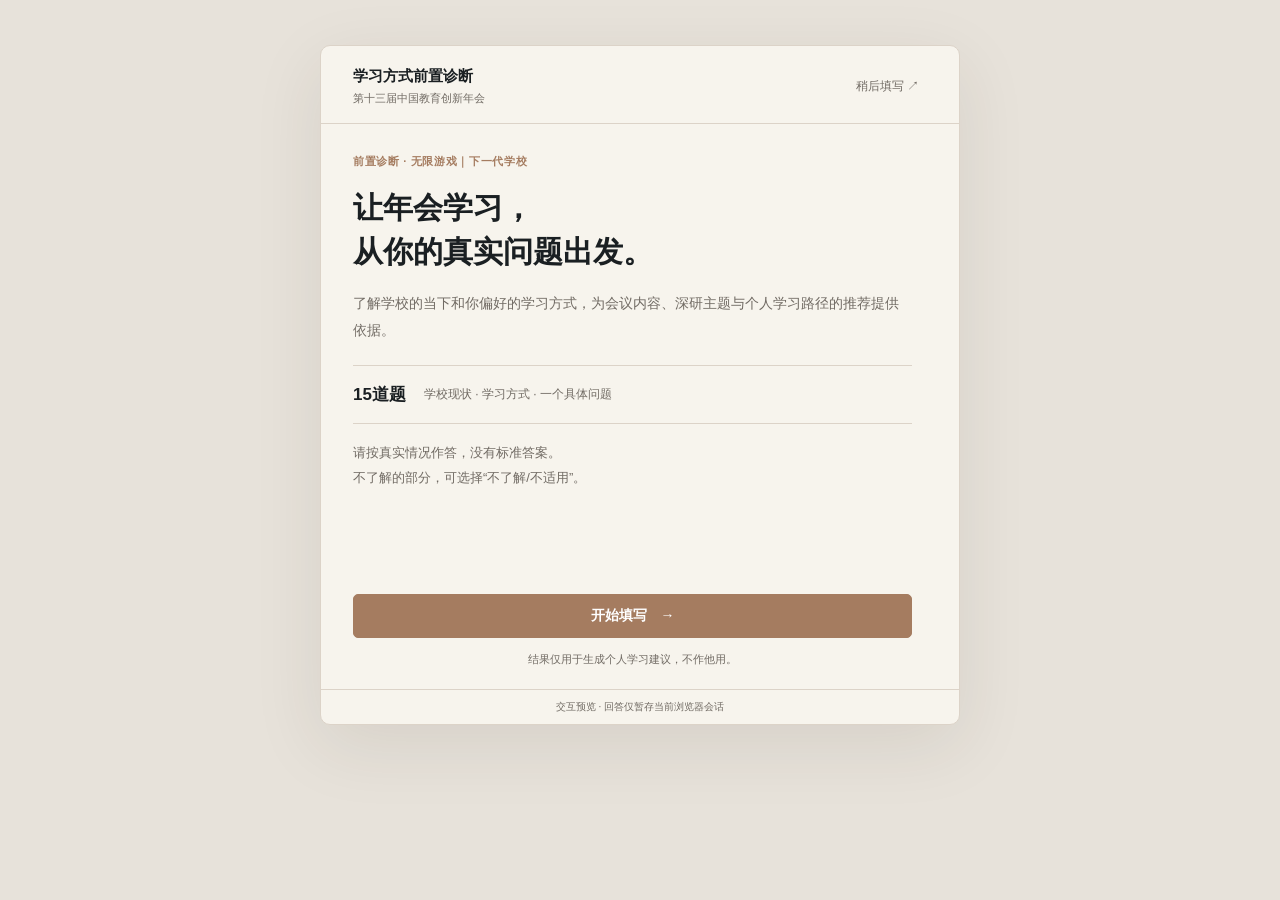
<file: diagnosis.html>
<!doctype html>
<html lang="zh-CN">
<head><meta charset="utf-8"><meta name="viewport" content="width=device-width, initial-scale=1"><title>前置诊断 · 第十三届中国教育创新年会</title><link rel="stylesheet" href="assets/diagnosis.css?v=20260914-query-entry"></head>
<body>
<script>if(window.parent!==window)document.documentElement.classList.add("embedded");</script>
<header class="masthead"><a href="index.html" class="brand" data-exit>学习方式前置诊断<span>第十三届中国教育创新年会</span></a><button class="quiet" data-exit type="button">稍后填写 <span aria-hidden="true">↗</span></button></header>
<main id="diagnosis" tabindex="-1"></main>
<footer class="page-footer"><span>交互预览 · 回答仅暂存当前浏览器会话</span></footer>
<script src="assets/diagnosis-data.js?v=20260914-query-entry"></script><script src="assets/diagnosis.js?v=20260914-query-entry"></script>
</body></html>
</file>
<file: assets/passport.css>
/* Learning passport: a shared workspace for the homepage and one-click query. */
.pp-app,
.pp-modal {
  --pp-paper: var(--paper, #F6F3EC);
  --pp-ink: var(--ink, #17160F);
  --pp-muted: var(--ink-soft, #4A4739);
  --pp-blue: var(--blue, #A57C60);
  --pp-line: rgba(23, 22, 15, .13);
  color: var(--pp-ink);
  font-size: 14px;
  line-height: 1.65;
  text-align: left;
  overflow-wrap: anywhere;
}
.passport-stage.pp-app { padding: 32px; }
.pp-app *, .pp-modal * { box-sizing: border-box; }
.pp-app [hidden], .pp-modal [hidden] { display: none !important; }
.pp-app section, .pp-modal section { padding: 0; }
.pp-app :where(button, input, select, textarea),
.pp-modal :where(button, input, select, textarea) { font: inherit; }
.pp-app :where(button, a, input, select, textarea):focus-visible,
.pp-modal :where(button, a, input, select, textarea):focus-visible {
  outline: 3px solid var(--pp-blue);
  outline-offset: 3px;
}
.pp-app :where(h3, h4, h5, p), .pp-modal :where(h3, h4, h5, p) { margin: 0; }
.pp-app :where(h3, h4, h5), .pp-modal :where(h3, h4, h5) { color: inherit; }
.pp-app :where(button, a), .pp-modal :where(button, a) { -webkit-tap-highlight-color: transparent; }
.pp-app a, .pp-modal a { text-underline-offset: 3px; }
.pp-toolbar {
  display: flex;
  align-items: center;
  justify-content: space-between;
  flex-wrap: wrap;
  gap: 8px 20px;
  padding-bottom: 18px;
  margin-bottom: 22px;
  border-bottom: 1px solid var(--pp-line);
  font-size: 12px;
  color: var(--pp-muted);
}
.pp-toolbar > :first-child { max-width: 660px; }
.pp-toolbar > .pp-actions { margin-top: 0; }
.pp-head { margin-bottom: 26px; }
.pp-head .eyebrow, .pp-head > small {
  display: block;
  margin-bottom: 9px;
  color: var(--pp-blue);
  font-size: 12px;
  font-weight: 800;
  letter-spacing: .1em;
}
.pp-head h3 { font-size: clamp(24px, 3vw, 36px); font-weight: 800; line-height: 1.3; letter-spacing: -.025em; }
.pp-head p { margin-top: 10px; max-width: 740px; color: var(--pp-muted); }
.pp-tabs { display: grid; grid-template-columns: repeat(4, minmax(0, 1fr)); gap: 8px; margin-bottom: 24px; }
.pp-tab {
  min-width: 0;
  min-height: 46px;
  padding: 11px 12px;
  border: 1px solid var(--pp-line);
  border-radius: 12px;
  background: #fff;
  color: var(--pp-muted);
  font: inherit;
  font-weight: 700;
  line-height: 1.5;
  cursor: pointer;
}
.pp-tab[aria-selected="true"] { background: var(--pp-blue); border-color: var(--pp-blue); color: #fff; }
.pp-summary {
  display: flex;
  align-items: flex-start;
  justify-content: space-between;
  flex-wrap: wrap;
  gap: 10px 24px;
  padding: 18px 20px;
  margin: 0 0 20px;
  border: 1px solid rgba(165, 124, 96, .16);
  border-left: 3px solid var(--pp-blue);
  border-radius: 4px 12px 12px 4px;
  background: rgba(165, 124, 96, .045);
}
.pp-summary b { display: block; font-size: 16px; line-height: 1.55; }
.pp-summary p { margin-top: 4px; color: var(--pp-muted); font-size: 13px; }
.pp-summary .pp-actions { margin-top: 0; }
.pp-metrics { display: grid; grid-template-columns: repeat(3, minmax(0, 1fr)); gap: 0; margin: 22px 0; padding: 18px 0; border-top: 1px solid var(--pp-line); border-bottom: 1px solid var(--pp-line); }
.pp-metrics > * { min-width: 0; padding: 0 18px; border-left: 1px solid var(--pp-line); }
.pp-metrics > :first-child { padding-left: 0; border-left: 0; }
.pp-metrics b, .pp-metrics strong { display: block; color: var(--pp-ink); font-size: 26px; line-height: 1.25; font-weight: 800; }
.pp-metrics span, .pp-metrics small, .pp-metrics p { display: block; margin-top: 5px; color: var(--pp-muted); font-size: 12px; }
.pp-grid { display: grid; grid-template-columns: minmax(0, 1.4fr) minmax(0, 1fr); align-items: start; gap: 20px; }
.pp-grid > *, .pp-fields > *, .pp-board > * { min-width: 0; }
.pp-grid > :where(div, aside) > .pp-card + .pp-card { margin-top: 18px; }
.pp-app .pp-grid + .pp-card, .pp-app .pp-card + .pp-grid, .pp-app .pp-grid + .pp-card-head { margin-top: 22px; }
.pp-card + .pp-records { margin-top: 22px; padding: 0 3px; }
.pp-card { min-width: 0; padding: 24px; border: 1px solid var(--pp-line); border-radius: 16px; background: #fff; }
.pp-card.wide { grid-column: 1 / -1; }
.pp-card.dark { background: var(--pp-ink); border-color: var(--pp-ink); color: #fff; }
.pp-card.blue { background: var(--pp-blue); border-color: var(--pp-blue); color: #fff; }
.pp-card > h4, .pp-card-head h4 { font-size: 18px; line-height: 1.45; font-weight: 800; }
.pp-card > h3 { margin-top: 18px; font-size: 23px; line-height: 1.5; }
.pp-card > p { margin-top: 8px; color: var(--pp-muted); font-size: 13px; line-height: 1.8; }
.pp-card-head { display: flex; align-items: flex-start; justify-content: space-between; gap: 12px; margin-bottom: 17px; }
.pp-card-head small { flex-shrink: 0; padding-top: 3px; color: var(--pp-muted); font-size: 11px; }
.pp-card.dark > p, .pp-card.blue > p,
.pp-card.dark .pp-help, .pp-card.blue .pp-help,
.pp-card.dark .pp-card-head small, .pp-card.blue .pp-card-head small { color: rgba(255, 255, 255, .82); }
.pp-actions { display: flex; align-items: center; flex-wrap: wrap; gap: 9px; margin-top: 18px; }
.pp-actions > * { max-width: 100%; }
.pp-button {
  display: inline-flex;
  align-items: center;
  justify-content: center;
  gap: 7px;
  min-height: 44px;
  max-width: 100%;
  padding: 10px 17px;
  border: 1px solid var(--pp-blue);
  border-radius: 9px;
  background: var(--pp-blue);
  color: #fff;
  font: inherit;
  font-size: 13px;
  font-weight: 700;
  line-height: 1.5;
  text-align: center;
  text-decoration: none;
  white-space: normal;
  cursor: pointer;
}
.pp-button.secondary { background: #fff; border-color: rgba(165, 124, 96, .3); color: var(--pp-blue); }
.pp-button.quiet { background: transparent; border-color: var(--pp-line); color: var(--pp-muted); }
.pp-button.small { min-height: 36px; padding: 7px 11px; font-size: 12px; }
.pp-button[disabled], .pp-button[aria-disabled="true"] { background: #E7E5E0; border-color: #D8D5CB; color: #69675F; cursor: not-allowed; }
.pp-card.blue .pp-button, .pp-card.dark .pp-button { background: #fff; border-color: #fff; color: var(--pp-blue); }
.pp-card.blue .pp-button.quiet, .pp-card.dark .pp-button.quiet { background: transparent; border-color: rgba(255, 255, 255, .4); color: #fff; }
.pp-card .pp-button[disabled], .pp-card .pp-button[aria-disabled="true"] { background: #E7E5E0; border-color: #D8D5CB; color: #69675F; }
.pp-link { display: inline-flex; align-items: center; min-height: 36px; padding: 3px 0; border: 0; background: transparent; color: var(--pp-blue); font: inherit; font-size: 13px; font-weight: 700; text-decoration: underline; text-underline-offset: 4px; cursor: pointer; }
.pp-card.blue .pp-link, .pp-card.dark .pp-link { color: #fff; }
.pp-pill { display: inline-flex; align-items: center; gap: 5px; width: fit-content; max-width: 100%; padding: 3px 9px; border: 1px solid rgba(165, 124, 96, .12); border-radius: 6px; background: rgba(165, 124, 96, .06); color: var(--pp-blue); font-size: 11px; font-weight: 700; line-height: 1.6; }
.pp-pill.gold { background: var(--surface-hover, #EFE8DE); border-color: var(--pp-blue); color: var(--pp-blue); }
.pp-pill.green { background: #EAF5EE; border-color: #C8E4D3; color: #19623F; }
.pp-form { display: grid; gap: 18px; }
.pp-form label, .pp-form legend { display: block; color: var(--pp-ink); font-size: 13px; font-weight: 700; line-height: 1.6; }
.pp-form label > :where(input, select, textarea) { margin-top: 7px; }
.pp-form :where(input:not([type="checkbox"]):not([type="radio"]):not([type="file"]), select, textarea) {
  display: block;
  width: 100%;
  min-width: 0;
  min-height: 44px;
  padding: 10px 12px;
  border: 1px solid #CBC9C0;
  border-radius: 8px;
  background: #fff;
  color: var(--pp-ink);
  font-size: 14px;
  font-weight: 400;
  line-height: 1.6;
}
.pp-form textarea { min-height: 112px; resize: vertical; }
.pp-form input::placeholder, .pp-form textarea::placeholder { color: #77756B; opacity: 1; }
.pp-form :where(input, select, textarea)[aria-invalid="true"] { border-color: #B6382B; }
.pp-form :where(input, select, textarea)[readonly] { background: #F2F0E9; }
.pp-form fieldset { min-width: 0; margin: 0; padding: 0; border: 0; }
.pp-form legend { margin-bottom: 10px; }
.pp-fields { display: grid; grid-template-columns: repeat(2, minmax(0, 1fr)); gap: 16px; }
.pp-check, .pp-form label.pp-check { display: flex; align-items: flex-start; gap: 9px; font-size: 13px; font-weight: 400; cursor: pointer; }
.pp-check input, .pp-form label.pp-check input, .pp-checklist input { flex: none; width: 18px; height: 18px; margin: 2px 0 0; accent-color: var(--pp-blue); }
.pp-checklist { display: grid; gap: 10px; margin: 14px 0; }
.pp-checklist label { display: flex; align-items: flex-start; gap: 10px; padding: 12px 13px; border: 1px solid var(--pp-line); border-radius: 9px; background: #fff; color: var(--pp-ink); font-weight: 400; cursor: pointer; }
.pp-checklist > div { display: grid; grid-template-columns: 24px minmax(0, 1fr) auto; align-items: center; gap: 11px; padding: 13px 0; border-bottom: 1px solid var(--pp-line); }
.pp-checklist > div:last-child { border-bottom: 0; }
.pp-checklist > div > div { min-width: 0; }
.pp-checklist > div b { display: block; font-size: 13px; line-height: 1.6; }
.pp-checklist > div p { margin-top: 3px; color: var(--pp-muted); font-size: 12px; line-height: 1.7; }
.pp-checklist > div > .pp-progress { display: grid; place-items: center; width: 24px; height: 24px; margin: 0; border: 1px solid var(--pp-blue); border-radius: 50%; background: var(--pp-paper); color: var(--pp-blue); font-size: 13px; font-weight: 800; line-height: 1; }
.pp-help { display: block; margin-top: 7px; color: var(--pp-muted); font-size: 12px; font-weight: 400; line-height: 1.75; }
.pp-empty { padding: 28px 0; color: var(--pp-muted); font-size: 13px; line-height: 1.8; }
.pp-empty b, .pp-empty strong { display: block; margin-bottom: 6px; color: var(--pp-ink); font-size: 15px; }
.pp-empty h4 { margin-bottom: 6px; color: var(--pp-ink); font-size: 16px; }
.pp-empty > .pp-button { margin-top: 15px; }
.pp-empty .pp-actions { margin-top: 14px; }
.pp-route { list-style: none; padding: 0; margin: 24px 0 0; }
.pp-stop { position: relative; min-width: 0; padding: 0 0 27px 43px; }
.pp-stop > div { min-width: 0; }
.pp-stop:not(:last-child)::before { content: ""; position: absolute; top: 34px; bottom: 6px; left: 15px; width: 1px; background: var(--pp-blue); }
.pp-stop:last-child { padding-bottom: 0; }
.pp-step { position: absolute; top: 0; left: 0; display: grid; place-items: center; width: 31px; height: 31px; border: 1px solid var(--pp-blue); border-radius: 50%; background: var(--pp-paper); color: var(--pp-blue); font-size: 12px; font-weight: 800; line-height: 1; }
.pp-stop b { display: block; padding-top: 3px; font-size: 14px; line-height: 1.6; }
.pp-stop p { margin-top: 5px; color: var(--pp-muted); font-size: 12px; line-height: 1.75; }
.pp-stop .pp-actions { margin-top: 10px; }
.pp-filters { display: flex; align-items: flex-end; flex-wrap: wrap; gap: 12px; margin: 18px 0 22px; }
.pp-filters > label { display: grid; flex: 0 1 150px; gap: 6px; min-width: 0; color: var(--pp-muted); font-size: 12px; font-weight: 600; }
.pp-filters select { display: block; width: 100%; min-width: 0; min-height: 44px; padding: 10px 12px; border: 1px solid #CBC9C0; border-radius: 8px; background: #fff; color: var(--pp-ink); font: inherit; font-size: 14px; line-height: 1.5; cursor: pointer; }
.pp-filters > .pp-actions { margin: 0 0 0 auto; }
.pp-filters > button { min-height: 36px; padding: 6px 11px; border: 1px solid var(--pp-line); border-radius: 7px; background: #fff; color: var(--pp-muted); font-size: 12px; font-weight: 600; cursor: pointer; }
.pp-filters > button[aria-pressed="true"], .pp-filters > button[aria-selected="true"], .pp-filters > button.active { background: var(--pp-ink); border-color: var(--pp-ink); color: #fff; }
.pp-records { display: grid; gap: 0; }
.pp-record { min-width: 0; padding: 20px 0; border-bottom: 1px solid var(--pp-line); }
.pp-record:first-child { padding-top: 0; }
.pp-record:last-child { border-bottom: 0; padding-bottom: 0; }
.pp-record > h4, .pp-record > h5 { margin: 7px 0; font-size: 15px; line-height: 1.6; }
.pp-record-meta { display: flex; align-items: center; flex-wrap: wrap; gap: 5px 9px; margin-bottom: 8px; color: var(--pp-muted); font-size: 11px; line-height: 1.6; }
.pp-record-body { margin: 8px 0; color: var(--pp-ink); font-size: 13px; line-height: 1.85; white-space: pre-wrap; }
.pp-record-body p + p { margin-top: 8px; }
.pp-record .pp-actions { margin-top: 11px; }
.pp-attachment { display: flex; flex-wrap: wrap; align-items: center; gap: 10px; min-width: 0; max-width: 100%; margin: 12px 0; }
.pp-attachment img { display: block; max-width: 100%; width: auto; max-height: 230px; object-fit: contain; border: 1px solid var(--pp-line); border-radius: 8px; }
.pp-attachment audio { display: block; max-width: 100%; width: 100%; min-width: 0; height: 44px; }
.pp-attachment a { max-width: 100%; color: var(--pp-blue); }
.pp-quote { margin: 14px 0; padding: 12px 16px; border-left: 3px solid var(--gold, #A57C60); background: #F8F5EE; color: var(--pp-muted); font-size: 13px; line-height: 1.8; white-space: pre-wrap; }
.pp-card.blue .pp-quote, .pp-card.dark .pp-quote { border-left-color: var(--pp-blue); background: rgba(255, 255, 255, .1); color: #fff; }
.pp-inline { display: flex; align-items: center; justify-content: space-between; flex-wrap: wrap; gap: 8px 14px; }
.pp-day-summary { margin-top: 22px; padding-top: 22px; border-top: 1px solid var(--pp-line); }
.pp-day-summary > h4 { margin-bottom: 10px; font-size: 16px; }
.pp-day-summary > p { color: var(--pp-muted); font-size: 13px; line-height: 1.8; }
.pp-board { display: grid; grid-template-columns: repeat(2, minmax(0, 1fr)); gap: 16px; margin-top: 18px; }
.pp-post { min-width: 0; padding: 18px; border: 1px solid var(--pp-line); border-radius: 10px; background: #fff; }
.pp-post > b, .pp-post > h5 { display: block; margin-bottom: 6px; font-size: 14px; }
.pp-post > h4 { margin: 9px 0 6px; font-size: 15px; line-height: 1.6; }
.pp-post > p { font-size: 13px; color: var(--pp-muted); line-height: 1.8; white-space: pre-wrap; }
.pp-post-footer { display: flex; align-items: center; justify-content: space-between; flex-wrap: wrap; gap: 8px; margin-top: 15px; padding-top: 11px; border-top: 1px solid var(--pp-line); color: var(--pp-muted); font-size: 11px; }
.pp-plan-steps { display: grid; gap: 0; margin: 20px 0; list-style: none; padding: 0; }
.pp-plan-step { position: relative; display: grid; grid-template-columns: 85px minmax(0, 1fr); gap: 12px; padding: 17px 0; border-top: 1px solid var(--pp-line); }
.pp-plan-step > b, .pp-plan-step > strong { font-size: 13px; }
.pp-plan-step p { color: var(--pp-muted); font-size: 13px; line-height: 1.8; white-space: pre-wrap; }
.pp-plan-step small { display: block; margin-top: 5px; color: var(--pp-muted); font-size: 11px; }
.pp-plan-step > small { grid-column: 2; margin-top: -7px; }
.pp-evidence { margin: 12px 0; padding: 12px 14px; border-radius: 8px; background: #F1EEE6; color: var(--pp-muted); font-size: 12px; line-height: 1.75; }
.pp-evidence b { color: var(--pp-ink); }
.pp-notice { margin: 18px 0; padding: 14px 16px; border: 1px solid var(--pp-blue); border-radius: 10px; background: var(--surface-hover, #EFE8DE); color: var(--pp-muted); font-size: 12px; line-height: 1.8; }
.pp-notice p + p { margin-top: 6px; }
.pp-feedback { margin: 16px 0 0; padding: 12px 15px; border-left: 3px solid #28714C; border-radius: 3px 8px 8px 3px; background: #ECF5EF; color: #205A3E; font-size: 13px; line-height: 1.7; }
.pp-feedback:empty { display: none; }
.pp-error { margin: 10px 0; color: #A52B20; font-size: 12px; font-weight: 600; line-height: 1.7; }
.pp-error:empty { display: none; }
.pp-list { display: grid; gap: 10px; padding-left: 18px; margin: 16px 0; font-size: 13px; color: var(--pp-muted); line-height: 1.8; }
div.pp-list { padding-left: 0; }
div.pp-list > div { padding: 12px 0; border-top: 1px solid var(--pp-line); }
div.pp-list > div:first-child { padding-top: 0; border-top: 0; }
.pp-card.blue div.pp-list > div, .pp-card.dark div.pp-list > div { border-color: rgba(255, 255, 255, .2); }
.pp-list li::marker { color: var(--pp-blue); }
.pp-card.dark .pp-list, .pp-card.blue .pp-list { color: rgba(255, 255, 255, .85); }
.pp-card.dark .pp-list li::marker, .pp-card.blue .pp-list li::marker { color: var(--pp-blue); }
.pp-progress { display: block; width: 100%; height: 6px; margin: 14px 0 9px; overflow: hidden; border: 0; border-radius: 10px; background: var(--bg-secondary, #ECE7DF); accent-color: var(--pp-blue); }
.pp-progress > span { display: block; height: 100%; border-radius: inherit; background: var(--pp-blue); }
progress.pp-progress::-webkit-progress-bar { border-radius: 10px; background: var(--bg-secondary, #ECE7DF); }
progress.pp-progress::-webkit-progress-value { border-radius: 10px; background: var(--pp-blue); }
progress.pp-progress::-moz-progress-bar { border-radius: 10px; background: var(--pp-blue); }
.pp-modal { width: min(920px, calc(100% - 40px)); max-width: 920px; max-height: 90vh; max-height: 90dvh; margin: auto; padding: 28px; overflow-y: auto; overscroll-behavior: contain; scroll-padding: 24px; border: 1px solid var(--pp-line); border-radius: 18px; background: var(--pp-paper); box-shadow: 0 24px 90px rgba(0, 0, 0, .25); }
.pp-modal::backdrop { background: rgba(12, 13, 24, .6); }
.pp-modal-head { display: flex; align-items: flex-start; justify-content: space-between; gap: 20px; padding-bottom: 20px; margin-bottom: 22px; border-bottom: 1px solid var(--pp-line); }
.pp-modal-head h3, .pp-modal-head h4 { font-size: 22px; line-height: 1.4; }
.pp-modal-head p { margin-top: 6px; color: var(--pp-muted); font-size: 13px; }
.pp-modal-head > button { flex-shrink: 0; }
.pp-modal .pp-actions { margin-top: 22px; }
.pp-modal .pp-grid { gap: 18px; }
.pp-file { display: block; width: 100%; min-width: 0; padding: 14px; border: 1px dashed #BDBAAE; border-radius: 9px; background: #fff; color: var(--pp-muted); font-size: 12px; }
.pp-file input[type="file"], .pp-form input[type="file"] { display: block; max-width: 100%; width: 100%; min-width: 0; color: var(--pp-muted); font-size: 12px; font-weight: 400; }
.pp-file::file-selector-button, .pp-file input::file-selector-button, .pp-form input::file-selector-button { margin-right: 8px; padding: 8px 10px; border: 1px solid var(--pp-line); border-radius: 7px; background: var(--surface-hover, #EFE8DE); color: var(--pp-blue); font: inherit; font-weight: 700; cursor: pointer; }
.pp-timeline { margin: 18px 0 0; padding: 0; list-style: none; }
.pp-timeline > * { position: relative; margin: 0; padding: 0 0 22px 21px; border-left: 1px solid var(--pp-blue); }
.pp-timeline > *::before { content: ""; position: absolute; top: 6px; left: -4px; width: 7px; height: 7px; border-radius: 50%; background: var(--pp-blue); }
.pp-timeline > :last-child { padding-bottom: 0; }
.pp-timeline b { display: block; font-size: 13px; }
.pp-timeline p { margin-top: 4px; color: var(--pp-muted); font-size: 12px; line-height: 1.8; }
#account .pp-app { margin: 0; box-shadow: none; border: 1px solid var(--pp-line); }
#account .hub-detail:has([data-passport-mount]) { width: 100%; max-width: none; }
#account .hub-detail:has([data-passport-mount]) > .hub-back { margin-bottom: 8px; }
#account .hub-detail:has([data-passport-mount]) > .hub-head { margin-bottom: 5px; }
#account .hub-detail:has([data-passport-mount]) > .hub-head h1 { margin-bottom: 0; font-size: 28px; }
#account .hub-detail:has([data-passport-mount]) > .hub-detail-intro { margin-bottom: 17px; }
@media (hover: hover) {
  .pp-tab:hover:not([aria-selected="true"]) { border-color: var(--pp-blue); color: var(--pp-blue); }
  .pp-button:hover:not([disabled]):not([aria-disabled="true"]) { filter: brightness(.96); }
  .pp-link:hover { text-decoration-thickness: 2px; }
  .pp-filters button:hover { border-color: var(--pp-blue); }
}
@media (max-width: 900px) {
  .pp-grid { grid-template-columns: minmax(0, 1fr); }
  .pp-card.wide { grid-column: auto; }
  .pp-head h3 { font-size: 28px; }
}
@media (max-width: 600px) {
  .passport-stage.pp-app { padding: 22px 16px; border-radius: 18px; }
  .pp-toolbar { gap: 5px 10px; margin-bottom: 20px; padding-bottom: 13px; }
  .pp-toolbar > :first-child { flex-basis: 100%; }
  .pp-toolbar > .pp-actions { display: grid; grid-template-columns: repeat(3, minmax(0, 1fr)); width: 100%; gap: 6px; margin-top: 3px; }
  .pp-toolbar > .pp-actions .pp-button { padding: 6px 5px; font-size: 11px; }
  .pp-head { margin-bottom: 18px; }
  .pp-head h3 { max-width: 450px; font-size: 22px; line-height: 1.45; text-wrap: balance; }
  .pp-head .eyebrow { margin-bottom: 5px; }
  .pp-head p { font-size: 13px; }
  .pp-tabs { grid-template-columns: repeat(2, minmax(0, 1fr)); gap: 7px; margin-bottom: 20px; }
  .pp-tab { padding: 11px 5px; font-size: 13px; }
  .pp-summary { padding: 15px 13px; }
  .pp-summary b { font-size: 15px; }
  .pp-metrics { margin: 18px 0; }
  .pp-metrics > * { padding: 0 11px; }
  .pp-metrics b, .pp-metrics strong { font-size: 23px; }
  .pp-metrics span, .pp-metrics small, .pp-metrics p { font-size: 11px; }
  .pp-grid { gap: 15px; }
  .pp-card { padding: 20px 16px; border-radius: 13px; }
  .pp-card-head { gap: 8px; }
  .pp-card > h4, .pp-card-head h4 { font-size: 17px; }
  .pp-card-head small { flex-shrink: 1; text-align: right; }
  .pp-fields, .pp-board { grid-template-columns: minmax(0, 1fr); }
  .pp-filters { display: grid; grid-template-columns: repeat(2, minmax(0, 1fr)); gap: 12px 10px; }
  .pp-filters > .pp-actions { display: grid; grid-template-columns: .75fr 1.25fr; grid-column: 1 / -1; width: 100%; margin: 0; }
  .pp-filters select { font-size: 16px; }
  .pp-filters > .pp-actions .pp-button { padding: 10px 7px; }
  .pp-form :where(input:not([type="checkbox"]):not([type="radio"]), select, textarea) { font-size: 16px; }
  .pp-form { gap: 16px; }
  .pp-actions { gap: 8px; }
  .pp-button { padding: 10px 13px; }
  .pp-button.small, .pp-link, .pp-filters button { min-height: 44px; }
  .pp-stop { padding-left: 36px; }
  .pp-step { width: 26px; height: 26px; font-size: 11px; }
  .pp-stop:not(:last-child)::before { left: 12px; top: 31px; }
  .pp-stop b { padding-top: 0; }
  .pp-post { padding: 16px; }
  .pp-plan-step { grid-template-columns: minmax(0, 1fr); gap: 5px; }
  .pp-plan-step > small { grid-column: 1; margin-top: 0; }
  .pp-modal { width: calc(100% - 20px); max-height: 94vh; max-height: 94dvh; padding: 20px 16px; border-radius: 14px; }
  .pp-modal-head { gap: 12px; padding-bottom: 16px; margin-bottom: 18px; }
  .pp-modal-head h3, .pp-modal-head h4 { font-size: 20px; }
  .pp-modal-head > button { min-width: 44px; padding-right: 9px; padding-left: 9px; }
  .pp-notice, .pp-feedback { padding: 12px; }
  #account .hub-detail:has([data-passport-mount]) > .hub-head h1 { font-size: 23px; }
  #account .hub-detail:has([data-passport-mount]) > .hub-detail-intro { margin-bottom: 14px; font-size: 12px; }
  #account .hub-detail:has([data-passport-mount]) > .hub-back { margin-bottom: 5px; font-size: 13px; }
}
@media (max-width: 360px) {
  .passport-stage.pp-app { padding: 19px 12px; }
  .pp-head h3 { font-size: 20px; }
  .pp-card { padding: 18px 12px; }
  .pp-card-head { flex-wrap: wrap; }
  .pp-card-head small { text-align: left; }
  .pp-metrics > * { padding: 0 7px; }
  .pp-metrics b, .pp-metrics strong { font-size: 21px; }
  .pp-card .pp-actions > .pp-button:not(.small) { flex: 1 1 100%; }
  .pp-checklist > div { grid-template-columns: 24px minmax(0, 1fr); gap: 7px 10px; }
  .pp-checklist > div > button { grid-column: 2; justify-self: start; }
}
@media (prefers-reduced-motion: reduce) {
  .pp-app *, .pp-modal * { animation: none !important; transition: none !important; scroll-behavior: auto !important; }
}
@media print {
  .pp-toolbar, .pp-tabs, .pp-actions, .pp-filters, .pp-feedback { display: none !important; }
  .passport-stage.pp-app, .pp-card { box-shadow: none; }
  .pp-grid { display: block; }
  .pp-card { break-inside: avoid; margin-bottom: 16px; }
  .pp-card.dark, .pp-card.blue { background: #fff; color: #17160F; border-color: #B6B3AA; }
  .pp-card.dark > p, .pp-card.blue > p { color: #4A4739; }
}
</file>
<file: assets/account.css>
/* Role-aware query hub; extends the existing site components without global resets. */
.hub-service-information .hub-detail-box p+p{margin-top:12px;}
.hub-service-information .hub-detail-box p:has(>b:only-child){margin-top:24px;color:var(--ink);}
.hub-service-information img{display:block;max-width:100%;height:auto;margin:20px 0;}
.hub-service-qr{display:grid;grid-template-columns:repeat(3,minmax(0,1fr));gap:24px;margin-top:24px;}
.hub-service-qr>div{text-align:center;min-width:0;}
.hub-service-qr img{width:100%;max-width:220px;margin:0 auto 12px;}
@media(max-width:600px){.hub-service-qr{grid-template-columns:1fr;gap:28px;}}
.hub-demo{margin:0 0 28px;border:1px dashed var(--line);border-radius:12px;padding:12px 16px;color:var(--ink-soft);font-size:12px;}
.hub-demo summary{cursor:pointer;min-height:24px;line-height:24px;}
.hub-demo p{margin-top:12px;line-height:1.7;}
.hub-role-options,.hub-filter,.hub-proxy-tabs{display:flex;flex-wrap:wrap;gap:8px;margin:14px 0;}
.hub-role-options button,.hub-filter button,.hub-proxy-tabs button{font:inherit;font-size:13px;padding:10px 16px;min-height:44px;border:1px solid var(--line);border-radius:999px;color:var(--ink);background:#fff;cursor:pointer;}
.hub-role-options button[aria-pressed=true],.hub-filter button[aria-pressed=true],.hub-proxy-tabs button[aria-pressed=true]{color:#fff;background:var(--ink);border-color:var(--ink);}
.hub-area-tabs{display:flex;gap:28px;border-bottom:1px solid var(--line);margin:0 0 28px;}
.hub-area-tabs button{border:0;border-bottom:3px solid transparent;background:none;color:var(--ink-soft);font:inherit;font-size:18px;font-weight:600;cursor:pointer;padding:0 0 15px;min-height:44px;}
.hub-area-tabs button[aria-pressed=true]{color:var(--blue);border-bottom-color:var(--blue);}
.hub-management-head{padding:30px 0 26px;display:flex;align-items:center;justify-content:space-between;gap:24px;border-bottom:1px solid var(--line);}
.hub-management-head h2{font-size:30px;letter-spacing:-.03em;margin:10px 0;}
.hub-management-head p{font-size:14px;color:var(--ink-soft);line-height:1.8;}
.hub-management-metrics{display:grid;grid-template-columns:repeat(3,minmax(0,1fr));border-bottom:1px solid var(--line);padding:24px 0;gap:24px;}
.hub-management-metrics a{display:flex;align-items:baseline;gap:12px;color:var(--ink);text-decoration:none;min-height:44px;}
.hub-management-metrics a+a{border-left:1px solid var(--line);padding-left:24px;}
.hub-management-metrics b{font-size:36px;letter-spacing:-.04em;font-variant-numeric:tabular-nums;}
.hub-management-metrics span{font-size:13px;color:var(--ink-soft);}
.hub-management-metrics span:last-child{margin-left:auto;color:var(--blue);}
.hub-managed-people{display:grid;grid-template-columns:repeat(2,minmax(0,1fr));gap:14px;}
.hub-person-card{display:flex;align-items:center;gap:14px;padding:22px;border:1px solid var(--line);border-radius:16px;background:#fff;text-decoration:none;color:var(--ink);min-width:0;}
.hub-person-card:hover{border-color:var(--blue);}
.hub-person-mark{display:grid;place-items:center;flex:none;width:44px;height:44px;border-radius:50%;background:var(--paper-deep);font-size:20px;}
.hub-person-card h3{font-size:17px;margin-bottom:8px;}
.hub-person-card small{font-weight:400;font-size:11px;border:1px solid var(--line);padding:3px 6px;border-radius:5px;}
.hub-person-card p{font-size:12px;color:var(--ink-soft);line-height:1.8;overflow-wrap:anywhere;}
.hub-person-arrow{margin-left:auto;font-size:12px;color:var(--blue);white-space:nowrap;}
.hub-wallet-group .hub-wallet{display:grid;grid-template-columns:1fr 1fr;gap:40px;align-items:center;}
.hub-wallet-group .hub-wallet-actions{margin-top:0;}
.hub-wallet-balance-row{display:flex;align-items:center;justify-content:space-between;flex-wrap:wrap;gap:8px 16px;margin:6px 0 12px;}
.hub-wallet-balance-row .hub-balance{margin:0;}
.hub-wallet [data-platform-recharge]{white-space:nowrap;padding:10px 18px;}
.hub-wallet-group .hub-wallet p{font-size:12px;color:#655323;line-height:1.8;}
.hub-target-picker{display:grid;gap:10px;font-size:13px;color:var(--ink-soft);margin-bottom:20px;}
.hub-target-picker select,.hub-course-form select{display:block;min-width:0;width:100%;min-height:48px;border:1px solid var(--line);border-radius:10px;padding:12px;background:#fff;color:var(--ink);font:inherit;font-size:14px;}
.hub-target-banner{display:flex;justify-content:space-between;align-items:center;gap:20px;border-left:4px solid var(--blue);padding:22px 24px;background:#e9ecff;border-radius:0 12px 12px 0;margin-bottom:24px;}
.hub-target-banner span{font-size:12px;color:var(--ink-soft);}
.hub-target-banner strong{display:block;font-size:24px;margin:8px 0;}
.hub-target-banner p{font-size:13px;line-height:1.8;color:var(--ink-soft);}
.hub-target-banner .hub-status{background:#fff;white-space:nowrap;color:var(--blue);}
.hub-course-form{display:flex;align-items:flex-end;gap:12px;margin-top:22px;}
.hub-course-form label{flex:1;min-width:0;display:grid;gap:8px;font-size:13px;color:var(--ink-soft);}
.hub-course-form button{flex-shrink:0;}
.hub-selection-confirm{border:1px solid var(--brand-accent);background:var(--surface-hover);border-radius:14px;margin:14px 0 24px;padding:24px;}
.hub-selection-confirm h3{font-size:17px;margin-bottom:12px;line-height:1.6;}
.hub-selection-confirm p{font-size:13px;line-height:1.8;color:var(--ink-soft);}
.hub-muted{margin-top:16px;}
#account select:focus-visible,#account summary:focus-visible{outline:3px solid var(--gold);outline-offset:4px;}
@media(max-width:760px){
  .hub-managed-people{grid-template-columns:1fr;}
  .hub-wallet-group .hub-wallet{grid-template-columns:1fr;gap:20px;}
  .hub-management-metrics{gap:14px;}
  .hub-management-metrics a{display:grid;grid-template-columns:1fr auto;gap:6px;}
  .hub-management-metrics a+a{padding-left:14px;}
  .hub-management-metrics span:nth-child(2){grid-column:1/-1;grid-row:2;}
  .hub-management-metrics span:last-child{grid-column:2;grid-row:1;}
}
@media(max-width:600px){
  .hub-demo{margin-bottom:22px;}
  .hub-role-options{display:grid;grid-template-columns:1fr 1fr;}
  .hub-role-options button{padding:10px 8px;font-size:12px;}
  .hub-area-tabs{gap:22px;}
  .hub-area-tabs button{font-size:16px;}
  .hub-management-head{align-items:flex-start;flex-direction:column;gap:8px;padding-top:8px;}
  .hub-management-head h2{font-size:26px;}
  .hub-management-metrics b{font-size:30px;}
  .hub-person-card{padding:18px 14px;gap:10px;flex-wrap:wrap;}
  .hub-person-mark{width:38px;height:38px;font-size:18px;}
  .hub-person-arrow{font-size:11px;}
  .hub-target-banner{align-items:flex-start;padding:18px 16px;}
  .hub-target-banner p{font-size:12px;}
  .hub-proxy-tabs{gap:6px;}
  .hub-proxy-tabs button{font-size:12px;padding:10px 12px;}
  .hub-course-form{flex-direction:column;align-items:stretch;}
  .hub-selection-confirm{padding:18px;}
}
</file>
<file: assets/key-visual.css>
/* Preserve-mode hero comparison: DESIGN_VARIANCE 4 / MOTION_INTENSITY 2 / VISUAL_DENSITY 3.
   Source colors, outlined lettering and artwork are retained; existing page sections are not rethemed.
   Local layer order: background 0, artwork 1, buttons 2; existing navigation and dialogs stay above. */
.key-visual-switch[hidden],.key-visual-stage[hidden]{display:none!important;}
.key-visual-switch{display:flex;align-items:center;justify-content:center;gap:20px;min-height:48px;padding:7px 20px;background:#f6f3ec;color:#4a4739;border-bottom:1px solid rgba(23,22,15,.12);font-size:12px;}
.key-visual-options{display:flex;gap:4px;flex-wrap:wrap;}
.key-visual-options a{padding:7px 14px;border-radius:999px;color:#4a4739;text-decoration:none;white-space:nowrap;line-height:1.25;}
.key-visual-options a:hover{background:#e6e3db;}
.key-visual-options a[aria-current]{background:#252037;color:#fff;}
.key-visual-options a:focus-visible{outline:2px solid #2743e0;outline-offset:2px;}
html[data-key-visual="original"] .hero{padding-top:0;}
html[data-key-visual="original"] .hero>.wrap{padding-top:70px;}
html:is([data-key-visual="planet"],[data-key-visual^="river"]) .hero{--kv-base:#211a33;background:var(--kv-base);padding:0;color:#fff;}
html[data-key-visual^="river"] .hero{--kv-base:#071014;}
/* Keep the sticky navigation in its original DOM location and overlap the artwork only on home. */
html:is([data-key-visual="planet"],[data-key-visual^="river"]) body.kv-nav-over-hero:not(.on-account-page) .nav-future-logo{filter:none;}
html:is([data-key-visual="planet"],[data-key-visual^="river"]) body:not(.on-account-page)>nav{margin-bottom:-65px;}
html:is([data-key-visual="planet"],[data-key-visual^="river"]) body.kv-nav-over-hero:not(.on-account-page)>nav{background:transparent;backdrop-filter:none;-webkit-backdrop-filter:none;border-bottom-color:transparent;box-shadow:none;}
html:is([data-key-visual="planet"],[data-key-visual^="river"]) body.kv-nav-over-hero:not(.on-account-page) .nav-links>a:not(.nav-cta){color:#f6f3ec;text-shadow:0 1px 5px rgba(0,0,0,.7);}
html:is([data-key-visual="planet"],[data-key-visual^="river"]) body.kv-nav-over-hero:not(.on-account-page) .nav-links>a:not(.nav-cta):hover{background:rgba(255,255,255,.14);}
html:is([data-key-visual="planet"],[data-key-visual^="river"]) body.kv-nav-over-hero:not(.on-account-page) .nav-cta[data-open-registration]{background:#f6f3ec;color:#17160f!important;}
html:is([data-key-visual="planet"],[data-key-visual^="river"]) body.kv-nav-over-hero:not(.on-account-page) .nav-cta[data-open-registration]:hover{background:#e6e3db!important;}
html:is([data-key-visual="planet"],[data-key-visual^="river"]) body.kv-nav-over-hero:not(.on-account-page) .nav-burger{background:transparent;border-color:rgba(246,243,236,.5);}
html:is([data-key-visual="planet"],[data-key-visual^="river"]) body.kv-nav-over-hero:not(.on-account-page) .nav-burger span{background:#f6f3ec;}
html:is([data-key-visual="planet"],[data-key-visual^="river"]) body.kv-nav-over-hero:not(.on-account-page) .nav-links :focus-visible{outline:2px solid #e8c36a;outline-offset:3px;}
html:is([data-key-visual="planet"],[data-key-visual^="river"]) .hero::before,
html:is([data-key-visual="planet"],[data-key-visual^="river"]) .hero-grid-lines{display:none;}
/* The artwork owns the first screen; comparison and content start below it. */
.key-visual-stage{position:relative;isolation:isolate;height:100vh;height:100dvh;overflow:hidden;}
.key-visual-media,.key-visual-picture,.key-visual-picture img{display:block;position:absolute;inset:0;width:100%;height:100%;}
.key-visual-picture img{object-fit:cover;object-position:center;}
.key-visual-stage .hero-actions{position:absolute;z-index:2;bottom:44px;left:0;right:0;display:flex;justify-content:center;gap:14px;margin:0;padding:0 20px;}
.key-visual-stage .hero-actions .btn{justify-content:center;white-space:nowrap;min-height:48px;min-width:166px;padding:14px 26px;}
.key-visual-stage .btn-primary{background:#fff;color:#211a33;}
.key-visual-stage .btn-primary:hover{background:#eeeaf7;transform:translateY(-2px);}
.key-visual-stage .btn-ghost{background:rgba(19,17,29,.84);border-color:rgba(255,255,255,.7);color:#fff;}
.key-visual-stage .btn-ghost:hover{background:#393047;}
.key-visual-stage .btn:focus-visible{outline:3px solid #e8c36a;outline-offset:4px;}
.key-visual-stage .btn:active{transform:translateY(1px);}
/* Preserve the complete fifth artboard; native artwork underneath fills wide-screen side gutters. */
.key-visual-river-picture,.key-visual-river-picture img{display:block;position:absolute;inset:0;width:100%;height:100%;}
.key-visual-river-picture img{object-fit:contain;object-position:center;}
/* Restore the previously approved native extension, not a generated or stretched backdrop.
   The opaque original remains on top; both layers share the same artwork scale. */
@media(min-width:761px) and (min-aspect-ratio:16/9){
  html[data-key-visual^="river"] .key-visual-media::before{content:"";position:absolute;inset:0;background:url("kv-river-web-native-extended-desktop.webp") center/auto 100% no-repeat;pointer-events:none;}
}
.key-visual-river-date{position:absolute;z-index:1;left:0;right:0;bottom:116px;display:flex;justify-content:center;align-items:center;gap:28px;padding:0 20px;margin:0;color:#f6f3ec;font-size:clamp(16px,1.55vw,24px);font-family:"Songti SC","STSong",serif;text-shadow:0 2px 8px rgba(0,0,0,.65);}
.key-visual-river-date span+span{font-family:"PingFang SC","Microsoft YaHei",sans-serif;font-size:.82em;font-weight:700;}
/* Keep the semantic heading available to assistive technology. */
html:is([data-key-visual="planet"],[data-key-visual^="river"]) .hero>.wrap{position:static;height:0;padding:0;}
html:is([data-key-visual="planet"],[data-key-visual^="river"]) .hero h1,
html:is([data-key-visual="planet"],[data-key-visual^="river"]) .hero [data-state-theme],
html:is([data-key-visual="planet"],[data-key-visual^="river"]) .hero-meta{position:absolute!important;width:1px!important;height:1px!important;padding:0!important;margin:-1px!important;overflow:hidden;clip:rect(0,0,0,0);white-space:nowrap;border:0!important;}
html:is([data-key-visual="planet"],[data-key-visual^="river"]) .hero [data-state-copy],
html:is([data-key-visual="planet"],[data-key-visual^="river"]) .hero-eyebrow,
html:is([data-key-visual="planet"],[data-key-visual^="river"]) .hero-meta .chip:last-child{display:none!important;}
@media(max-width:760px){
  html:is([data-key-visual="planet"],[data-key-visual^="river"]) body:not(.on-account-page)>nav{margin-bottom:-57px;}
  .key-visual-switch{min-height:48px;gap:8px;padding:7px 10px;font-size:11px;}
  .key-visual-options{gap:0;}
  .key-visual-options a{padding:7px 10px;font-size:12px;}
  .key-visual-stage .hero-actions{top:calc(79% + 44px);bottom:auto;gap:10px;}
  .key-visual-stage .hero-actions .btn{min-width:0;width:auto;flex:1;max-width:200px;font-size:14px;padding:13px 12px;}
  .key-visual-river-date{top:79%;bottom:auto;gap:14px;font-size:15px;line-height:24px;white-space:nowrap;}
  /* Fill the phone viewport proportionally; crop only the portrait's side background. */
  .key-visual-river-picture img{object-fit:cover;}
  /* Place both entry points after the live date. */
  html[data-key-visual^="river"] .key-visual-stage .hero-actions{margin:0;}
  html[data-key-visual^="river"] .key-visual-stage .hero-actions .btn{min-height:44px;padding:10px 12px;}
}
@media(prefers-reduced-motion:reduce){.key-visual-stage .btn{transition:none;transform:none!important;}}
/* Fill the desktop viewport with the expanded 16:9 artwork. */
@media(min-width:761px){
  html:is([data-key-visual="planet"],[data-key-visual^="river"]) .hero{--kv-base:#03070e;}
  html[data-key-visual^="river"] .key-visual-media::before{content:none;}
  .key-visual-picture img,.key-visual-river-picture img{object-fit:cover;object-position:center;}
}

/* Mobile: title artwork, live date/venue, then the two entry points.
   Fade out the baked-in date below the title; retain the original source asset. */
@media(max-width:760px){
  html:is([data-key-visual="planet"],[data-key-visual^="river"]) .key-visual-stage{height:max(100svh,177.7778vw,640px);}
  .key-visual-picture img,.key-visual-river-picture img{
    -webkit-mask-image:linear-gradient(to bottom,#000 77%,transparent 86%);
    mask-image:linear-gradient(to bottom,#000 77%,transparent 86%);
  }
}

/* Desktop-only native vector title; the existing mobile picture is unchanged. */
.key-visual-pc-lettering{display:none;}
@media(min-width:761px){
  .key-visual-picture + .key-visual-river-date{display:none;}
  .key-visual-pc-lettering{display:block;position:absolute;inset:0;width:100%;height:100%;object-fit:cover;object-position:center;pointer-events:none;}
}
</file>
<file: assets/brand-visual.css>
/* Approved annual-conference preview skin, published 2026-09-09.
   Preserve mode: DESIGN_VARIANCE 4, MOTION_INTENSITY 2, VISUAL_DENSITY 4.
   All DOM, text, artwork, route, field and event structures remain unchanged.
   Legacy token names are bridged for this standalone preview. Scope tokens to components when adapting into the platform. */
:root{
 --brand-primary:#1A1F22;--brand-secondary:#A57C60;--brand-accent:#A57C60;
 --bg-primary:#F6F3EC;--bg-secondary:#ECE7DF;--bg-dark:#111719;
 --surface:#FCFAF6;--surface-hover:#EFE8DE;
 --text-primary:#1A1F22;--text-secondary:#56524C;--text-tertiary:#706B63;--text-inverse:#F6F3EC;
 --border:#D6CEC3;--divider:#E0DAD1;
 --paper:var(--bg-primary);--paper-deep:var(--bg-secondary);--ink:var(--text-primary);--ink-soft:var(--text-secondary);
 --blue:var(--brand-accent);--blue-deep:#89644C;--gold:#A57C60;--coral:var(--brand-accent);--green:#37644E;
 --line:var(--border);--radius:6px;
 --display:"Songti SC","STSong","Noto Serif SC",serif;
 --ui:"PingFang SC","Hiragino Sans GB","Microsoft YaHei",-apple-system,sans-serif;
}
body{font-family:var(--ui);}
.signup-dialog :is(button,input,select,textarea),.pp-app :is(button,input,select,textarea),#account :is(button,input,select,textarea){font-family:var(--ui);}
/* The main visual and its image geometry are intentionally untouched. */
body>nav{background:var(--bg-primary);backdrop-filter:none;-webkit-backdrop-filter:none;}
.nav-links a{font-weight:600;border-radius:6px;}
.nav-links a:hover{background:var(--surface-hover);color:var(--brand-accent);}
.nav-cta{border-radius:6px!important;}
.nav-cta.acct,.nav-cta[data-open-registration]{background:var(--brand-accent);}
.nav-cta.acct:hover,.nav-cta[data-open-registration]:hover{background:#89644C!important;}
.mobile-menu{background:var(--surface);backdrop-filter:none;border-radius:0 0 8px 8px;box-shadow:0 12px 30px rgba(26,31,34,.1);}
.mobile-menu a,.nav-burger{border-radius:6px;}
.key-visual-stage .btn{border-radius:6px;}
.key-visual-stage .btn-primary{background:var(--bg-primary);color:var(--brand-primary);}
.key-visual-stage .btn-primary:hover{background:var(--bg-secondary);transform:none;}
.key-visual-stage .btn-ghost{background:rgba(17,23,25,.84);}
.key-visual-stage .btn-ghost:hover{background:#242628;}
.key-visual-options a{border-radius:4px;}
.key-visual-options a[aria-current]{background:var(--brand-primary);}
.key-visual-switch{background:var(--bg-primary);border-color:var(--divider);}
.kicker{font-size:12px;letter-spacing:.12em;font-weight:600;color:var(--brand-accent);margin-bottom:20px;}
.kicker::before{background:var(--brand-secondary);height:1px;}
:is(#tickets,#deep,#expo,#passport) h2.sec-title{font-family:var(--display);font-size:40px;font-weight:600;line-height:1.35;letter-spacing:.005em;}
.btn{border-radius:6px;font-weight:600;}
.btn-primary,.btn-dark{background:var(--brand-accent);color:var(--text-inverse);}
.btn-primary:hover,.btn-dark:hover{background:#89644C;transform:none;}
/* Opening transition: the same photo remains, read as a faint documentary ground. */
.about-preface{background-color:var(--bg-primary);color:var(--text-primary);}
.about-preface::before{background:linear-gradient(90deg,rgba(246,243,236,.97),rgba(246,243,236,.88));}
.preface-main{padding-top:88px;padding-bottom:88px;}
.preface-copy p,.preface-copy p:first-of-type{color:var(--text-secondary);font-size:16px;line-height:1.9;font-weight:400;}
.preface-copy p:first-of-type{font-family:var(--display);color:var(--text-primary);font-size:25px;font-weight:600;line-height:1.65;}
.preface-left{gap:36px;}
.preface-stat strong{color:var(--brand-accent);font-weight:600;font-size:44px;}
.preface-stat span{color:var(--text-secondary);font-size:13px;}
.preface-stat:not(:first-child)::before{background:var(--border);}
.history-video-slot{border-radius:6px!important;box-shadow:none!important;border:1px solid var(--border)!important;}
.history-video-placeholder{background:var(--brand-primary)!important;border-radius:6px!important;}
.history-video-placeholder::before{border-color:rgba(246,243,236,.15)!important;border-radius:3px!important;}
.history-video-play{border-color:#D7C8B7!important;background:transparent!important;box-shadow:none!important;}
.history-video-play::after{border-left-color:#D7C8B7!important;}
.history-video-placeholder>span:last-child{color:#C5BDB3!important;}
/* Tickets: same four columns and same entitlement rows, a quiet comparison surface. */
.tickets{background:var(--bg-secondary);color:var(--text-primary);}
.tickets .kicker{color:var(--brand-accent);}
.tickets .kicker::before{background:var(--brand-secondary);}
.ticket-grid{gap:22px;}
.ticket{background:var(--surface);border:1px solid var(--border);border-radius:6px;padding:34px 26px;box-shadow:none;}
.ticket.hot{background:var(--surface);border:1px solid var(--brand-secondary);border-top:3px solid var(--brand-secondary);padding-top:32px;}
.ticket:hover{transform:none;border-color:var(--brand-secondary);}
.ticket .tag{background:var(--brand-accent);border-radius:3px;left:26px;letter-spacing:0;}
.ticket h3{font-weight:600;}
.ticket .price{font-size:38px;font-weight:600;color:var(--text-primary);}
.ticket .price small,.ticket li{color:var(--text-secondary);}
.ticket li.no{color:var(--text-tertiary);}
.ticket li svg{color:var(--brand-secondary);}
.ticket .btn-ghost{background:transparent;border-color:var(--brand-secondary);color:var(--brand-accent);}
.ticket .btn-ghost:hover{background:var(--surface-hover);}
.ticket-note{color:var(--text-secondary);}
/* Agenda: information-first programme. Variance 3 / motion 1 / density 8.
   Keep date switching, flat session groups and source order; no decorative cards.
   Sticky date bar sits below the existing navigation (65px desktop / 57px mobile). */
#agenda{background:var(--bg-primary);color:var(--text-primary);scroll-margin-top:80px;}
#agenda .sec-title{font-family:var(--display);font-size:40px;font-weight:600;line-height:1.35;}
#agenda .tabs{display:grid;grid-template-columns:repeat(4,minmax(0,1fr));gap:0;margin:32px 0 24px;padding:8px 0;background:var(--bg-primary);border-bottom:1px solid var(--border);position:sticky;top:64px;z-index:5;}
#agenda .tab{min-height:52px;padding:12px 16px;border:0;border-radius:4px;background:transparent;color:var(--text-secondary);font-family:var(--ui);font-size:18px;font-weight:600;font-variant-numeric:tabular-nums;transition:background-color .15s,color .15s;}
#agenda .tab:hover{background:var(--surface-hover);color:var(--brand-accent);}
#agenda .tab.active{background:var(--brand-secondary);color:#FFFFFF;}
#agenda .tab:focus-visible{outline:2px solid var(--brand-accent);outline-offset:2px;}
#agenda .agenda-panel.active{animation:none;}
#agenda .day-theme{margin:0 0 8px;padding:20px 24px;border:0;border-left:3px solid var(--brand-secondary);border-radius:0;background:var(--bg-secondary);}
#agenda .day-theme b{font-family:var(--ui);font-size:23px;line-height:1.5;font-weight:600;}
#agenda .day-theme span{display:block;margin-top:5px;color:var(--text-secondary);font-size:14px;line-height:1.7;}
#agenda .agenda-item{grid-template-columns:148px minmax(0,1fr);gap:28px;padding:28px 0;border-bottom:1px solid var(--border);}
#agenda .agenda-item .time{color:var(--brand-accent);padding-top:3px;}
#agenda .time h3{margin:0;font-family:var(--ui);font-size:16px;font-weight:600;line-height:1.65;}
#agenda .agenda-item>div{min-width:0;}
#agenda .agenda-item h4{margin:0 0 4px;font-family:var(--ui);font-size:22px;font-weight:600;line-height:1.5;}
#agenda .agenda-item p{font-size:14px;line-height:1.7;color:var(--text-secondary);}
#agenda .talks{margin-top:16px;gap:0;}
#agenda .talks:first-child{margin-top:0;}
#agenda .talks li{display:grid;grid-template-columns:minmax(0,1.55fr) minmax(0,1fr);gap:24px;padding:13px 0;font-size:16px;line-height:1.7;color:var(--text-primary);border-bottom:1px solid var(--divider);}
#agenda .talks li:first-child{padding-top:0;}
#agenda .talks li:last-child{padding-bottom:0;border-bottom:0;}
#agenda .talks li::before{display:none;}
#agenda .talks .talk-no-speaker{grid-template-columns:minmax(0,1fr);}
#agenda .talk-title{font-weight:500;overflow-wrap:anywhere;}
#agenda .talk-format{display:block;margin-bottom:3px;color:var(--brand-accent);font-size:12px;font-weight:600;line-height:1.5;}
#agenda .talk-speaker{min-width:0;}
#agenda .talks li .who{display:block;color:var(--text-primary);font-size:14px;font-weight:600;white-space:normal;overflow-wrap:anywhere;}
#agenda .speaker-role{display:block;margin-top:2px;font-size:13px;line-height:1.65;color:var(--text-secondary);overflow-wrap:anywhere;}
#agenda .agenda-update-note{margin-top:20px;font-size:13px;line-height:1.7;color:var(--text-tertiary);}
@media(max-width:900px){
 #agenda .agenda-item{grid-template-columns:118px minmax(0,1fr);gap:20px;}
 #agenda .talks li{grid-template-columns:minmax(0,1fr);gap:6px;}
 #agenda .talk-speaker .who{display:inline;margin-right:10px;}
 #agenda .speaker-role{display:inline;}
 #agenda .speaker-role+.speaker-role{display:block;}
}
@media(max-width:760px){
 #agenda{scroll-margin-top:72px;}
 #agenda .sec-title{font-size:28px;line-height:1.4;}
 #agenda .tabs{top:56px;margin:24px 0 20px;padding:6px 0;}
 #agenda .tab{min-height:48px;padding:10px 4px;font-size:15px;}
 #agenda .day-theme{padding:16px;}
 #agenda .day-theme b{font-size:18px;line-height:1.65;}
 #agenda .day-theme span{font-size:13px;}
 #agenda .agenda-item{grid-template-columns:minmax(0,1fr);gap:12px;padding:24px 0;}
 #agenda .agenda-item .time{padding:0;}
 #agenda .time h3{font-size:14px;}
 #agenda .agenda-item h4{font-size:20px;}
 #agenda .talks{margin-top:14px;}
 #agenda .talks li{font-size:15px;padding:14px 0;}
}
@media(prefers-reduced-motion:reduce){#agenda .tab{transition:none;}}
/* Deep courses: contrast by ink and warm paper, not blue versus orange. */
.deep-card{border-radius:6px;padding:36px 32px;border:1px solid var(--border);}
.deep-card.in{background:var(--brand-secondary);color:#FFFFFF;border-color:var(--brand-secondary);}
.deep-card.out{background:var(--bg-secondary);color:var(--text-primary);border-color:var(--border);}
.deep-card h3{font-weight:600;}
.deep-card li{font-size:15px;line-height:1.75;}
.deep-card .sub{opacity:1;color:var(--text-secondary);}
.deep-card.in .sub,.deep-card.in li{color:#FFFFFF;opacity:1;}
/* Expo: existing three informational cells become connected, flat reading regions.
   Decorative path has no category, state, data, or click target. */
.expo{background:var(--bg-secondary);}
.expo .sec-desc{max-width:none;}
/* Exhibition labels: equal-weight source headings, no category interaction. */
.expo-topic-list{display:grid;grid-template-columns:repeat(5,minmax(0,1fr));gap:10px;list-style:none;margin:28px 0 0;padding:0;}
.expo-topic-list li{position:relative;min-width:0;padding:18px 18px 20px;background:var(--bg-primary);border:0;border-radius:2px;}
.expo-topic-list li::before{content:"";position:absolute;left:0;top:21px;width:2px;height:26px;background:var(--brand-secondary);}
.expo-topic-list h3{display:flex;align-items:baseline;gap:8px;margin:0 0 10px;color:var(--brand-accent);font-weight:600;line-height:1.3;}
.expo-topic-name{font-family:var(--display);font-size:26px;letter-spacing:.06em;}
.expo-topic-kind{font-family:var(--ui);font-size:12px;font-weight:400;letter-spacing:.12em;}
.expo-topic-list p{max-width:24em;margin:0;font-size:14px;line-height:1.7;color:var(--text-secondary);overflow-wrap:anywhere;text-wrap:pretty;}
@media(max-width:1100px) and (min-width:641px){
 .expo-topic-list{grid-template-columns:repeat(3,minmax(0,1fr));}
}
@media(max-width:640px){
 .expo-topic-list{grid-template-columns:repeat(2,minmax(0,1fr));gap:8px;margin-top:24px;}
 .expo-topic-list li{padding:16px 14px;}
 .expo-topic-list li::before{top:19px;height:24px;}
 .expo-topic-name{font-size:24px;}
 .expo-topic-kind{font-size:11px;}
}
@media(max-width:359px){
 .expo-topic-list{grid-template-columns:1fr;}
 .expo-topic-list li{display:grid;grid-template-columns:80px minmax(0,1fr);align-items:baseline;gap:12px;}
 .expo-topic-list h3{margin:0;}
}
.expo-grid{position:relative;margin-top:56px;gap:20px;}
.expo-grid::before{content:"";position:absolute;top:29px;left:28px;right:60px;height:30px;pointer-events:none;background:url("data:image/svg+xml,%3Csvg xmlns='http://www.w3.org/2000/svg' width='1100' height='30' viewBox='0 0 1100 30'%3E%3Cpath d='M0 12 C170 30 290 0 375 12 S650 27 740 12 S1000 0 1100 12' fill='none' stroke='%23826D5E' stroke-width='1' opacity='.30'/%3E%3C/svg%3E") center/100% 100% no-repeat;}
.expo-card{position:relative;background:transparent;border:0;border-radius:0;padding:0 28px 16px;box-shadow:none;}
.expo-card:not(:first-child){border-left:1px solid var(--border);}
.expo-card .ico{position:relative;background:var(--bg-secondary);border:1px solid var(--brand-secondary);border-radius:50%;color:var(--brand-accent);width:46px;height:46px;margin-bottom:28px;}
.expo-card h4{font-size:20px;font-weight:600;line-height:1.4;margin-bottom:12px;}
.expo-card p{font-size:16px;line-height:1.85;color:var(--text-secondary);}
.expo-callout{margin-top:40px;padding-top:32px;border-color:var(--border);}
.expo-callout h3{font-size:24px;font-weight:600;}
.expo-callout p{font-size:15px;line-height:1.8;}
.expo-apply-link{background:var(--brand-accent);border-radius:6px;}
.expo-apply-link:hover{background:#89644C;}
/* The learning-method introduction is the second dark visual emphasis, not a SaaS feature wall. */
.learning-system{background:var(--brand-primary);}
.learning-system .kicker,.journey-node::before{color:var(--brand-accent);}
.learning-system .kicker::before{background:var(--brand-accent);}
.learning-principle b{font-size:17px;font-weight:600;color:var(--text-inverse);}
.learning-principle p,.journey-node p{font-size:15px;line-height:1.85;color:var(--text-inverse);}
.learning-principles{margin-top:48px;border-color:#555857;}
.learning-principle{padding-top:28px;padding-bottom:28px;}
.learning-principle:not(:first-child){border-color:#555857;}
.learning-journey{margin-top:64px;margin-bottom:24px;}
.journey-node h3{font-size:18px;font-weight:600;}
.journey-node::after{background:#77756D;}
/* Shared functional UI; do not change role visibility or any data binding. */
.hub-head h1{font-size:32px;font-weight:600;letter-spacing:0;}
.hub-preview,.hub-demo{border-radius:4px;}
.hub-top :is(.hub-ticket,.hub-seat){border-radius:6px;}
.hub-ticket{background:var(--brand-secondary);}
.hub-ticket .hub-label,.hub-ticket p{color:#FFFFFF;}
.hub-ticket .hub-status{background:var(--brand-accent);color:#FFFFFF;}
.hub-ticket h2,.hub-seat h2{font-weight:600;}
.hub-seat,.hub-card,.hub-person-card,.hub-detail-box,.hub-empty{background:var(--surface);border-color:var(--border);border-radius:6px;box-shadow:none;}
.hub-group-head h2,.hub-card h3,.hub-detail-box h2{font-weight:600;}
.hub-card:hover,.hub-service:hover{transform:none;background:var(--surface-hover);border-color:var(--brand-secondary);}
.hub-link{color:var(--brand-accent);border-color:var(--brand-secondary);}
.hub-learning .hub-card{border-left:0;border-right:0;border-top:0;border-radius:0;background:transparent;padding-left:0;padding-right:0;}
.hub-learning .hub-card:hover{background:var(--surface-hover);}
.hub-learning .hub-card::after{right:8px;}
.hub-service{border:0;border-bottom:1px solid var(--border);border-radius:0;background:transparent;}
.hub-role-options button,.hub-filter button,.hub-proxy-tabs button{border-radius:4px;background:var(--surface);}
.hub-wallet{background:var(--bg-secondary);border-color:var(--border);border-radius:6px;}
.hub-wallet-label,.hub-balance span,.hub-wallet>p,.hub-wallet-group .hub-wallet p{color:var(--text-secondary);}
.hub-wallet-actions a{border-radius:4px;background:var(--surface);border-color:var(--brand-secondary);color:var(--brand-accent);}
.hub-wallet-actions a:first-child{background:var(--brand-secondary);color:#FFFFFF;border-color:var(--brand-secondary);}
.hub-button{border-radius:6px;}
.hub-target-banner{background:var(--bg-secondary);border-left-color:var(--brand-secondary);border-radius:0 6px 6px 0;}
.hub-status.ready{background:#E8EFE9;color:#37644E;}
.hub-target-picker select,.hub-course-form select{background:var(--surface);border-color:var(--brand-secondary);border-radius:6px;}
.hub-empty h2{font-weight:600;}
/* Passport uses the existing route and grouping as its graphic language. */
.pp-app,.pp-modal{--pp-paper:var(--bg-primary);--pp-ink:var(--text-primary);--pp-muted:var(--text-secondary);--pp-blue:var(--brand-accent);--pp-line:var(--border);}
#account .pp-app{border:0;border-radius:0;padding:24px 0 0;}
.pp-head h3{font-family:var(--display);font-size:34px;line-height:1.45;font-weight:600;letter-spacing:0;}
.pp-toolbar{margin-bottom:28px;border-color:var(--border);}
.pp-head{margin-bottom:28px;}
.pp-tab{border-radius:4px;background:transparent;border-color:var(--border);font-size:14px;font-weight:600;}
.pp-tab[aria-selected="true"]{background:var(--brand-primary);border-color:var(--brand-primary);}
.pp-tabs{margin-bottom:28px;}
.pp-summary{background:var(--bg-secondary);border:0;border-left:3px solid var(--brand-secondary);border-radius:0;padding:22px 24px;margin-bottom:28px;}
.pp-summary b{font-size:18px;}
.pp-summary p{font-size:14px;}
.pp-card{background:var(--surface);border-color:var(--border);border-radius:6px;padding:28px;box-shadow:none;}
.pp-card.blue{background:#ECE7DF;border-color:var(--border);color:var(--text-primary);}
.pp-card.dark{background:var(--brand-primary);border-color:var(--brand-primary);color:var(--text-inverse);}
.pp-card.blue > p,.pp-card.blue .pp-help,.pp-card.blue .pp-card-head small{color:var(--text-secondary);}
.pp-card.blue .pp-button,.pp-card.blue .pp-link{color:var(--brand-accent);}
.pp-card.blue .pp-button{background:var(--surface);border-color:var(--brand-secondary);}
.pp-card.blue .pp-button.quiet{color:var(--text-secondary);border-color:var(--border);}
.pp-card.blue .pp-quote{background:var(--surface);border-left-color:var(--brand-secondary);color:var(--text-secondary);}
.pp-card.blue .pp-list,.pp-card.blue .pp-list p{color:var(--text-secondary);}
.pp-card.blue div.pp-list>div{border-color:var(--border);}
.pp-card > h4,.pp-card-head h4{font-size:20px;font-weight:600;}
.pp-card > p,.pp-help{font-size:14px;line-height:1.8;}
.pp-grid{gap:24px;}
.pp-grid>.pp-card:first-child:has(.pp-route){background:transparent;border:0;border-top:1px solid var(--border);border-radius:0;padding-left:0;}
.pp-route{margin-top:28px;}
.pp-stop{padding-bottom:30px;}
.pp-stop b{font-size:16px;font-weight:600;}
.pp-stop p{font-size:14px;line-height:1.8;}
.pp-stop:not(:last-child)::before{background:var(--brand-secondary);opacity:.55;width:1px;}
.pp-step{background:var(--bg-primary);border-color:var(--brand-secondary);color:var(--brand-accent);}
.pp-button{border-radius:6px;font-size:14px;font-weight:600;}
.pp-button.secondary{background:var(--surface);border-color:var(--brand-secondary);}
.pp-button.quiet{border-color:var(--brand-secondary);}
.pp-link{font-size:14px;}
.pp-pill{background:var(--bg-secondary);border-color:var(--border);color:var(--brand-accent);border-radius:3px;}
.pp-pill.gold{background:var(--surface-hover);border-color:var(--brand-accent);color:var(--brand-accent);}
.pp-pill.green{background:#E8EFE9;border-color:#C4D2C8;color:#37644E;}
.pp-checklist>div>.pp-progress{background:var(--bg-secondary);border-color:var(--brand-secondary);color:var(--brand-accent);}
.pp-post{background:var(--surface);border-radius:6px;border-color:var(--border);}
.pp-record{padding-top:24px;padding-bottom:24px;}
.pp-record-body{font-size:15px;line-height:1.85;}
.pp-quote{border-left-color:var(--brand-secondary);background:var(--surface-hover);}
.pp-notice{background:var(--surface-hover);border-color:var(--brand-accent);color:var(--text-secondary);}
.pp-form :is(input:not([type="checkbox"]):not([type="radio"]):not([type="file"]),select,textarea),.pp-filters select{border-color:var(--brand-secondary);border-radius:6px;background:var(--surface);}
/* Registration: brand steps back. Real success and errors keep muted semantic colors. */
.signup-dialog{background:var(--bg-primary);border-radius:10px;box-shadow:0 20px 60px rgba(26,31,34,.2);}
.signup-top,.signup-progress{background:var(--surface);}
.signup-close,.signup-choice{border-radius:4px;}
.signup-progress-item{color:var(--text-tertiary);}
.signup-progress-item.active span{background:var(--brand-accent);border-color:var(--brand-accent);}
.signup-progress-item.done span{background:#37644E;border-color:#37644E;}
.signup-session,.signup-notes,.signup-order-card,.signup-pay-panel{background:var(--surface);border-color:var(--border);border-radius:6px;}
.signup-session.active{border-color:var(--brand-secondary);box-shadow:0 0 0 1px var(--brand-secondary);background:var(--surface-hover);}
.signup-session.active .signup-radio{border-color:var(--brand-accent);}
.signup-price,.signup-order-price,.signup-total b{color:var(--text-primary);}
.signup-notes-panel h4{color:var(--brand-accent);}
.signup-notes-panel li em{color:var(--text-secondary);}
.signup-field input,.signup-field select{background:var(--surface);border-color:var(--brand-secondary);border-radius:6px;min-height:48px;font-size:16px;}
.signup-field label{font-size:14px;font-weight:600;}
.signup-field label em,.signup-error{color:#A34B3F;}
.signup-field input.invalid,.signup-field select.invalid{border-color:#A34B3F;}
.signup-field input:focus,.signup-field select:focus{border-color:var(--brand-accent);box-shadow:0 0 0 3px rgba(165,124,96,.15);}
.signup-choice.active{color:var(--brand-accent);border-color:var(--brand-secondary);background:var(--surface-hover);}
.signup-actions .btn-ghost{background:var(--surface);border-color:var(--brand-secondary);}
/* Footer is a reading buffer, not a third consecutive black panel. */
footer{background:var(--bg-secondary)!important;color:var(--text-primary)!important;}
footer h4,footer a,footer p,footer .logo{color:var(--text-secondary)!important;}
footer .foot-logo{color:var(--text-primary)!important;}
footer>.wrap:last-child{color:var(--text-tertiary)!important;border-color:var(--border)!important;}
.foot-bottom{color:var(--text-tertiary)!important;border-color:var(--border)!important;}
footer .copyright{color:var(--text-tertiary)!important;border-color:var(--border)!important;}
.logo-mark{background:var(--brand-secondary);border-radius:4px;}
:is(.pp-app,.pp-modal,#account) :where(a,button,input,select,textarea,summary):focus-visible{outline:2px solid var(--brand-accent);outline-offset:3px;}
.pp-card.dark :focus-visible{outline-color:#D7C8B7;}
@media(max-width:860px){
 :is(#tickets,#deep,#expo,#passport) h2.sec-title{font-size:30px;}
 .preface-main{padding:56px 0;}
 .preface-copy p:first-of-type{font-size:22px;}
 .preface-stat strong{font-size:32px;}
 .expo-grid{gap:28px;}
 .expo-grid::before{display:none;}
 .expo-card{padding:0 0 28px;border:0;border-bottom:1px solid var(--border);}
 .expo-card:not(:first-child){border-left:0;}
 .expo-card .ico{margin-bottom:20px;}
}
@media(max-width:600px){
 .pp-head h3{font-size:26px;}
 .hub-head h1{font-size:28px;}
 .pp-card{padding:22px 18px;}
 .pp-summary{padding:18px;}
 .pp-stop b{font-size:15px;}.pp-stop p{font-size:14px;}
 .signup-dialog{border-radius:0;}
}
@media(prefers-reduced-motion:reduce){*{scroll-behavior:auto!important;} .btn,.hub-card,.hub-service{transition:none!important;}}
</file>
<file: assets/main-forum.css>
/* Complete program from the supplied September 13 article; shared by the agenda and onsite deep courses. */
#agenda{background:#fff;}
:is(#agenda,#deep) .program-intro,:is(#agenda,#deep) .program-body{max-width:760px;margin-left:auto;margin-right:auto;}
:is(#agenda,#deep) .program-intro{margin-top:36px;margin-bottom:48px;}
:is(#agenda,#deep) .program-intro p{margin:0 0 22px;font-size:18px;line-height:2;color:var(--text-primary);overflow-wrap:anywhere;}
:is(#agenda,#deep) .program-art{margin:24px 0 0;}
:is(#agenda,#deep) .program-art img{display:block;width:100%;height:auto;}
:is(#agenda,#deep) .program-art-poster{max-width:420px;margin:40px auto 24px;}
:is(#agenda,#deep) .program-art-divider{margin:12px 0;}
:is(#agenda,#deep) .program-entry{margin:0 0 24px;overflow-wrap:anywhere;}
:is(#agenda,#deep) .program-entry p{margin:0;line-height:1.9;}
:is(#agenda,#deep) .program-topic{font-size:17px;font-weight:600;color:var(--text-primary);}
:is(#agenda,#deep) .program-speaker{font-size:15px;color:var(--text-secondary);}

@media(max-width:760px){
 :is(#agenda,#deep) .program-intro{margin-top:24px;margin-bottom:32px;}
 :is(#agenda,#deep) .program-intro p{font-size:17px;line-height:1.95;margin-bottom:20px;}
 :is(#agenda,#deep) .program-art-poster{max-width:340px;margin-top:28px;}
 :is(#agenda,#deep) .program-topic{font-size:16px;}
 :is(#agenda,#deep) .program-speaker{font-size:14px;}
 :is(#agenda,#deep) .program-entry{margin-bottom:22px;}

}


:is(#agenda,#deep) .program-daily>.program-body{scroll-margin-top:80px;}

#agenda .program-end-rule{max-width:760px;margin:56px auto 0;border:0;border-top:1px solid var(--border);}
#deep .deep-card{text-decoration:none;cursor:pointer;display:block;}
#deep .deep-card:focus-visible{outline:3px solid var(--brand-accent);outline-offset:5px;}
#deep [data-deep-panel]{scroll-margin-top:100px;}
#deep [data-deep-panel][hidden]{display:none!important;}
#deep .program-deep{margin-top:48px;padding:24px;background:#fff;}
#deep .deep-coming-soon{margin-top:48px;padding:72px 24px;text-align:center;background:#fff;border:1px solid var(--border);border-radius:6px;font-size:24px;color:var(--text-secondary);}
#deep .deep-coming-soon p{margin:0;}
@media(max-width:760px){
 #deep .program-deep{margin-top:32px;padding:16px;}
 #deep .deep-coming-soon{margin-top:32px;padding:48px 20px;}
}

#agenda h2.program-intro-title{font-family:"Songti SC","STSong","Noto Serif SC",serif;font-size:40px;font-weight:600;line-height:1.35;letter-spacing:.005em;margin-bottom:14px;}
@media(max-width:860px){#agenda h2.program-intro-title{font-size:30px;line-height:1.35;}}
</file>
<file: assets/frontend-aligned.css>
/* 展示层同步自 futureschool-client feature/2026_annual_meeting @ da11507。
   原生 CSS nesting，无 Vue、接口或构建依赖。 */
#account {
.account-section {
  .wrap { max-width: 1180px; margin: 0 auto; padding: 40px 28px; padding-bottom: 100px; }
  padding: 42px 0 76px;
  min-height: calc(100dvh - 64px);
  scroll-margin-top: 80px;
  background: #F6F3EC;
}

.hub-head {
  display: flex;
  justify-content: space-between;
  align-items: center;
  gap: 20px;
  margin-bottom: 26px;
  h1 {
    font-size: 32px;
    font-weight: 600;
    letter-spacing: 0;
    line-height: 1.3;
    margin: 0;
  }

  p {
    margin-top: 8px;
    color: var(--ink-soft, #4A4739);
    font-size: 15px;
  }
}

.hub-preview {
  font-size: 12px;
  color: var(--ink-soft, #4A4739);
  border: 1px solid var(--line, rgba(23, 22, 15, 0.12));
  padding: 7px 12px;
  border-radius: 4px;
  white-space: nowrap;
}

.hub-empty {
  text-align: center;
  padding: 60px 20px;
  background: #FCFAF6;
  border: 1px solid #D6CEC3;
  border-radius: 6px;

  h2 {
    font-size: 24px;
    font-weight: 600;
    margin-bottom: 12px;
  }

  p {
    color: var(--ink-soft, #4A4739);
    margin-bottom: 24px;
  }
}

.hub-button {
  display: inline-flex;
  align-items: center;
  justify-content: center;
  padding: 12px 20px;
  min-height: 44px;
  border-radius: 6px;
  border: 1px solid var(--annual-accent, #A57C60);
  background: var(--annual-accent, #A57C60);
  color: #fff;
  font-family: inherit;
  font-size: 12px;
  font-weight: 600;
  text-decoration: none;
  cursor: pointer;
  transition: 0.2s;
  
  &.secondary {
    background: transparent;
    color: var(--annual-accent, #A57C60);
  }

  &:hover:not(:disabled) {
    background: var(--annual-accent-deep, #89644C);
    border-color: var(--annual-accent-deep, #89644C);
    color: #fff;
  }

  &:disabled {
    border-color: var(--line, rgba(23, 22, 15, 0.12));
    background: var(--paper-deep, #EFEAE0);
    color: var(--ink-soft, #4A4739);
    cursor: default;
  }
  @media (max-width: 760px) {
    
  }
}

.hub-demo {
  margin: 0 0 28px;
  padding: 12px 16px;
  border: 1px dashed var(--line, rgba(23, 22, 15, 0.12));
  border-radius: 4px;
  color: var(--ink-soft, #4A4739);
  font-size: 12px;

  summary {
    font-weight: 600;
    cursor: pointer;
  }

  p {
    margin-top: 12px;
    font-size: 13px;
    color: var(--ink-soft, #4A4739);
  }
}

.hub-role-options {
  display: flex;
  flex-wrap: wrap;
  gap: 8px;
  margin: 14px 0;

  button {
    font: inherit;
    font-size: 13px;
    padding: 10px 16px;
    min-height: 44px;
    border: 1px solid var(--line, rgba(23, 22, 15, 0.12));
    border-radius: 4px;
    color: var(--ink, #17160F);
    background: #FCFAF6;
    cursor: pointer;

    &.active {
      color: #fff;
      background: var(--ink, #17160F);
      border-color: var(--ink, #17160F);
    }
  }
}


.hub-section {
  margin-top: 40px;
}

.hub-section-head {
  display: flex;
  align-items: flex-end;
  justify-content: space-between;
  gap: 20px;
  margin-bottom: 18px;

  h2 {
    margin: 0;
    font-size: 22px;
    letter-spacing: -0.02em;
  }

  p {
    margin: 6px 0 0;
    color: var(--ink-soft, #4A4739);
    font-size: 13px;
  }

  .hub-section-hint {
    color: var(--ink-soft, #4A4739);
    font-size: 12px;
    white-space: nowrap;
  }
}


.personal-card {
  display: grid;
  grid-template-columns: minmax(280px, 0.9fr) minmax(430px, 1.35fr);
  overflow: hidden;
  border: 1px solid #D6CEC3;
  border-radius: 6px;
  background: #FCFAF6;
  box-shadow: 0 10px 35px rgba(63, 52, 43, 0.05);
}

.personal-main {
  min-height: 230px;
  padding: 28px 30px;
  color: #fff;
  background: var(--brand-accent);
  display: flex;
  flex-direction: column;
  justify-content: space-between;

  .personal-label {
    font-size: 12px;
    font-weight: 700;
    letter-spacing: 0.08em;
    opacity: 0.78;
  }

  h3 {
    margin: 14px 0 10px;
    font-size: 26px;
    font-weight: 600;
    line-height: 1.3;
  }

  p {
    margin: 5px 0;
    color: rgba(255, 255, 255, 0.78);
    font-size: 13px;
    line-height: 1.7;
  }

  
  .personal-checkin {
    display: inline-flex;
    align-items: center;
    gap: 7px;
    font-size: 13px;
    font-weight: 600;

    &::before {
      content: "";
      width: 7px;
      height: 7px;
      border-radius: 50%;
      background: #E6C989;
    }
  }
}

.personal-details {
  padding: 26px 30px;
  display: grid;
  grid-template-columns: repeat(2, 1fr);
  gap: 22px 30px;
  align-content: center;

  .detail-label {
    display: block;
    margin-bottom: 7px;
    color: var(--ink-soft, #4A4739);
    font-size: 12px;
  }

  .detail-value {
    font-size: 16px;
    font-weight: 600;
    line-height: 1.5;
  }
}

.hub-status {
  display: inline-flex;
  align-items: center;
  gap: 6px;
  font-size: 12px;
  border-radius: 6px;
  padding: 4px 8px;
  background: var(--paper-deep, #EFEAE0);
  color: var(--ink-soft, #4A4739);
  margin-left: 8px;

  &.ready {
    background: #E8EFE9;
    color: #37644E;
  }
}

.hub-link {
  display: inline-flex;
  align-items: center;
  justify-content: space-between;
  gap: 4px;
  text-decoration: none;
  color: var(--annual-accent, #A57C60);
  font-size: 14px;
  font-weight: 600;
  padding: 0px 0 2px;
  border-bottom: 1px solid #A57C60;
  
  
  &:hover{
    color: #A57C60;
  }
  
  .hub-link-arrow {
    flex: none;
    font-size: 18px;
  }
}

.hub-group {
  margin-top: 34px;
}

.hub-group-head {
  display: flex;
  align-items: center;
  justify-content: space-between;
  gap: 16px;
  margin-bottom: 16px;

  h2 {
    font-size: 20px;
    letter-spacing: -0.02em;
  }

  > span {
    font-size: 12px;
    color: var(--ink-soft, #4A4739);
  }
}

.hub-arrangements {
  display: grid;
  grid-template-columns: repeat(3, minmax(0, 1fr));
  gap: 16px;
}

.hub-card {
  display: block;
  position: relative;
  background: #FCFAF6;
  border: 1px solid #D6CEC3;
  border-radius: 6px;
  padding: 23px;
  color: var(--ink, #17160F);
  text-decoration: none;
  transition: border-color 0.15s, background 0.15s;
  min-width: 0;

  &:hover {
    border-color: #A57C60;
    background: #EFE8DE;
  }

  h3 {
    font-size: 17px;
    padding-right: 25px;
    margin-bottom: 18px;
  }

  p {
    font-size: 13px;
    color: var(--ink-soft, #4A4739);
    line-height: 1.75;
  }
}



.orders {
  display: grid;
  gap: 18px;
}

.order-card {
  border: 1px solid #D6CEC3;
  border-radius: 6px;
  background: #FCFAF6;
  overflow: hidden;
}

.order-head {
  display: flex;
  align-items: flex-start;
  justify-content: space-between;
  gap: 24px;
  padding: 22px 26px 18px;
  border-bottom: 1px solid #E5DED3;

  .order-code {
    color: var(--ink-soft, #4A4739);
    font-size: 12px;
  }

  h3 {
    margin: 7px 0 0;
    font-size: 19px;
    font-weight: 600;
  }
}


.order-status {
  flex: none;
  padding: 6px 10px;
  border-radius: 999px;
  font-size: 12px;
  font-weight: 700;

  &.paid { color: #37644E; background: #E8EFE9; }
  &.pending { color: #9A6514; background: #F5EAD7; }
  &.refunded { color: #AA3C31; background: #F7E3DF; }
  &.cancelled { color: #6C6964; background: #EBE8E2; }
}

.order-summary {
  display: grid;
  grid-template-columns: repeat(4, 1fr);
  gap: 18px;
  padding: 18px 26px;
  border-bottom: 1px solid #E5DED3;

  .summary-label {
    display: block;
    margin-bottom: 5px;
    color: var(--ink-soft, #4A4739);
    font-size: 12px;
  }

  .summary-value {
    font-size: 14px;
    font-weight: 600;

    &.price {
      font-size: 18px;
    }
  }
}

.order-attendees {
  padding: 6px 26px 8px;
}

.order-attendee {
  display: grid;
  grid-template-columns: minmax(120px, 0.7fr) minmax(150px, 1fr) minmax(180px, 1.4fr) auto;
  align-items: center;
  gap: 20px;
  min-height: 60px;
  border-bottom: 1px solid #EBE5DC;
  font-size: 14px;

  &:last-child {
    border-bottom: 0;
  }

  .person-name {
    font-weight: 700;

    small {
      margin-left: 7px;
      color: var(--annual-accent, #A57C60);
      font-size: 11px;
      font-weight: 400;
    }
  }

  .person-meta {
    color: var(--ink-soft, #4A4739);
  }

  .person-ticket {
    font-weight: 600;
  }

  
  .person-edit {
    color: var(--annual-accent, #A57C60);
    font-size: 13px;
    font-weight: 600;
    text-decoration: none;
    border-bottom: 1px solid #A57C60;
    white-space: nowrap;

    &:hover {
      color: #A57C60;
      border-bottom-color: #A57C60;
    }
  }
}

.order-actions {
  display: flex;
  justify-content: flex-end;
  flex-wrap: wrap;
  gap: 10px;
  padding: 16px 26px;
  border-top: 1px solid #E5DED3;
  background: rgba(236, 231, 223, 0.35);
}

.order-btn {
  display: inline-flex;
  align-items: center;
  justify-content: center;
  min-height: 38px;
  padding: 9px 16px;
  border: 1px solid #B9AA9D;
  border-radius: 6px;
  background: transparent;
  color: var(--ink, #17160F);
  font-size: 13px;
  font-weight: 600;
  text-decoration: none;
  cursor: pointer;
  transition: 0.18s;

  &:hover {
    border-color: #A57C60;
    background: #fff;
  }

  &.primary {
    border-color: var(--annual-accent, #A57C60);
    background: var(--annual-accent, #A57C60);
    color: #fff;

    &:hover {
      background: #A57C60;
      border-color: #A57C60;
    }
  }

  &.danger {
    color: #AA3C31;
    border-color: #D6A69F;

    &:hover {
      border-color: #AA3C31;
      background: #fff;
    }
  }
}

.hub-wallet-group {
  margin-top: 46px;
  padding-top: 38px;
  border-top: 1px solid var(--line, rgba(23, 22, 15, 0.12));
}

.hub-wallet {
  background: #ECE7DF;
  border: 1px solid #D6CEC3;
  border-radius: 6px;
  padding: 24px;

  .hub-wallet-label {
    font-size: 13px;
    color: #56524C;
  }

  .hub-balance {
    display: flex;
    align-items: baseline;
    gap: 8px;
    margin: 6px 0 8px;
    color: #1A1F22;
    strong {
      font-size: 44px;
      line-height: 1.2;
      letter-spacing: -0.04em;
      font-variant-numeric: tabular-nums;
    }

    span {
      font-size: 12px;
      color: #56524C;
    }
  }

  > p {
    font-size: 12px;
    color: #56524C;
  }
}

.hub-wallet-actions {
  display: grid;
  grid-template-columns: 1fr 1fr;
  gap: 9px;
  margin-top: 20px;

  .hub-button {
    text-decoration: none;
    text-align: center;
    background: #FCFAF6;
    border: 1px solid #A57C60;
    border-radius: 4px;
    color: #A57C60;
    font-size: 13px;
    font-weight: 600;
    padding: 12px 5px;

    
    &:first-child {
      background: #A57C60;
      color: #fff;
      border-color: #A57C60;
    }

    &:hover {
      background: #EFE8DE;
      border-color: #A57C60;
      color: #A57C60;
    }

    &:first-child:hover {
      background: #A57C60;
      color: #fff;
    }
  }
}

.hub-services {
  display: grid;
  grid-template-columns: repeat(4, minmax(0, 1fr));
  gap: 12px;
}

.hub-service {
  display: flex;
  align-items: center;
  gap: 12px;
  padding: 18px;
  border: 0;
  border-bottom: 1px solid #D6CEC3;
  border-radius: 0;
  background: transparent;
  color: var(--ink, #17160F);
  text-decoration: none;
  font-size: 14px;
  font-weight: 600;
  transition: background 0.15s;

  &:hover {
    background: #EFE8DE;
    border-color: #A57C60;
    color: #A57C60;
  }
}

.hub-detail {
  max-width: 1180px;
  margin: auto;
  padding: 40px 0px;
  h1 {
    font-size: 30px;
    margin-bottom: 10px;
  }
  @media (max-width: 760px) {
     padding: 10px 20px;
  }

}

.hub-back {
  display: inline-flex;
  align-items: center;
  gap: 5px;
  color: var(--ink-soft, #4A4739);
  text-decoration: none;
  font-size: 15px;
  padding: 8px 0;
  margin-bottom: 20px;

  &:hover {
    color: var(--annual-accent, #A57C60);
  }
}

.hub-detail-intro {
  font-size: 15px;
  color: var(--ink-soft, #4A4739);
  line-height: 1.8;
  margin-bottom: 24px;
}

.hub-detail-box {
  background: #FCFAF6;
  border: 1px solid #D6CEC3;
  border-radius: 6px;
  padding: 26px;
  margin-top: 14px;

  h2 {
    font-size: 18px;
    font-weight: 600;
    margin-bottom: 14px;
  }

  dl {
    display: grid;
    grid-template-columns: 120px 1fr;
    gap: 17px 20px;
    font-size: 15px;
    line-height: 1.65;
  }

  dt {
    color: var(--ink-soft, #4A4739);
  }

  dd {
    margin: 0;
    overflow-wrap: anywhere;
  }
}

.hub-entry {
  display: flex;
  justify-content: space-between;
  align-items: center;
  gap: 10px;
  padding: 19px 0;

  & + .hub-entry {
    border-top: 1px solid var(--line, rgba(23, 22, 15, 0.12));
  }

  
  > div {
    flex: 1;
    min-width: 0;
  }

  .hub-link {
    flex-shrink: 0;
    white-space: nowrap;
  }

  b {
    display: block;
    font-size: 15px;
    margin-bottom: 5px;
  }

  p {
    font-size: 12px;
    color: var(--ink-soft, #4A4739);
  }

  @media (max-width: 760px) {
    display: flex;
    justify-items: center;
    .hub-button{
      width: 120px;
      margin:  auto 0;
    }
  }
}

.hub-detail-actions {
  display: flex;
  flex-wrap: wrap;
  gap: 10px;
  margin-top: 22px;
}

.hub-feedback {
  margin-top: 24px;
  padding: 16px;
  background: var(--surface-hover);
  border: 1px solid var(--brand-accent);
  border-radius: 12px;
  font-size: 15px;
  color: var(--text-secondary);
}

.hub-muted {
  font-size: 13px;
  color: var(--ink-soft, #4A4739);
  margin-top: 14px;
}

.hub-filter {
  display: flex;
  gap: 8px;
  margin-bottom: 20px;
  flex-wrap: wrap;

  button {
    border-radius: 4px;
  }
}

.hub-target-picker {
  display: grid;
  gap: 10px;
  font-size: 13px;
  color: var(--ink-soft, #4A4739);
  margin-bottom: 20px;

  select {
    display: block;
    min-width: 0;
    width: 100%;
    min-height: 48px;
    border: 1px solid #A57C60;
    border-radius: 6px;
    padding: 12px;
    background: #FCFAF6;
    color: var(--ink, #17160F);
    font: inherit;
    font-size: 15px;
  }
}

.hub-target-banner {
  display: flex;
  justify-content: space-between;
  align-items: center;
  gap: 20px;
  border-left: 4px solid #A57C60;
  padding: 22px 24px;
  background: #ECE7DF;
  border-radius: 0 6px 6px 0;
  margin-bottom: 24px;

  > div {
    span {
      display: block;
      font-size: 12px;
      color: var(--ink-soft, #4A4739);
    }

    strong {
      display: block;
      font-size: 18px;
      margin: 4px 0;
    }

    p {
      font-size: 13px;
      color: var(--ink-soft, #4A4739);
      margin: 0;
    }
  }
}

.hub-proxy-tabs {
  display: flex;
  flex-wrap: wrap;
  gap: 8px;
  margin: 14px 0;

  button {
    font: inherit;
    font-size: 13px;
    padding: 10px 16px;
    min-height: 44px;
    border: 1px solid var(--line, rgba(23, 22, 15, 0.12));
    border-radius: 4px;
    color: var(--ink, #17160F);
    background: #FCFAF6;
    cursor: pointer;

    &.active {
      color: #fff;
      background: var(--ink, #17160F);
      border-color: var(--ink, #17160F);
    }
  }
}

.hub-course-form {
  display: flex;
  align-items: flex-end;
  gap: 12px;
  margin-top: 22px;

  label {
    flex: 1;
    min-width: 0;
    display: grid;
    gap: 8px;
    font-size: 13px;
    color: var(--ink-soft, #4A4739);
  }

  select {
    display: block;
    min-width: 0;
    width: 100%;
    min-height: 48px;
    border: 1px solid #A57C60;
    border-radius: 6px;
    padding: 12px;
    background: #FCFAF6;
    color: var(--ink, #17160F);
    font: inherit;
    font-size: 15px;
  }

  button {
    flex-shrink: 0;
  }
}

.hub-selection-confirm {
  border: 1px solid var(--brand-accent);
  background: var(--surface-hover);
  border-radius: 14px;
  margin: 14px 0 24px;
  padding: 24px;

  h3 {
    font-size: 17px;
    margin-bottom: 12px;
    line-height: 1.6;
  }

  p {
    font-size: 13px;
    line-height: 1.8;
    color: var(--ink-soft, #4A4739);
  }
}

@media (max-width: 900px) {
  .hub-section-head {
    flex-direction: column;
    align-items: flex-start;
  }

  .personal-card {
    grid-template-columns: 1fr;
  }

  .personal-main {
    min-height: 200px;
  }

  .personal-details {
    grid-template-columns: 1fr 1fr;
    padding: 22px;
  }

  .order-summary {
    grid-template-columns: 1fr 1fr;
  }

  
  .order-attendee {
    grid-template-columns: 1fr auto;
    gap: 6px 16px;
    padding: 13px 0;

    .person-meta,
    .person-ticket {
      grid-column: 1;
    }

    .person-edit {
      grid-column: 2;
      grid-row: 1 / span 3;
      align-self: center;
    }
  }

  .hub-arrangements {
    grid-template-columns: 1fr;
  }

  .hub-wallet-actions {
    grid-template-columns: repeat(2, 1fr);
  }

  .hub-services {
    grid-template-columns: repeat(2, 1fr);
  }
}

@media (max-width: 760px) {
  .account-section {
    padding: 0px 0 108px;
  }
  
  .hub-section {
    margin-top: 30px;
  }
}

@media (max-width: 600px) {
  .account-section {
    
    width: auto;

  }

  .hub-head {
    align-items: flex-start;
    gap: 10px;

    h1 { font-size: 28px; }
    p { font-size: 12px; }
  }

  .hub-preview {
    font-size: 10px;
    padding: 6px 8px;
  }

  .hub-section-head h2 {
    font-size: 20px;
  }

  .personal-main {
    padding: 23px;

    h3 { font-size: 23px; }
  }

  .personal-details {
    grid-template-columns: 1fr;
    gap: 19px;
    padding: 20px;
  }

  .hub-arrangements {
    grid-template-columns: 1fr;
    gap: 12px;
  }

  .hub-group {
    margin-top: 26px;
  }

  .hub-group-head h2 {
    font-size: 19px;
  }

  .hub-detail h1 {
    font-size: 26px;
  }

  .hub-detail-box {
    padding: 20px;

    dl {
      grid-template-columns: 88px 1fr;
      gap: 15px 12px;
    }
  }

  .hub-entry {
    
    align-items: flex-start;
  }

  .order-head,
  .order-summary,
  .order-attendees,
  .order-actions {
    padding-left: 18px;
    padding-right: 18px;
  }

  .order-head h3 { font-size: 17px; }

  .order-actions {
    justify-content: stretch;

    .order-btn {
      flex: 1;
    }
  }

  .hub-target-banner {
    align-items: flex-start;
    padding: 18px 16px;

    p { font-size: 12px; }
  }

  .hub-proxy-tabs button {
    font-size: 12px;
    padding: 10px 12px;
  }

  .hub-course-form {
    flex-direction: column;
    align-items: stretch;
  }

  .hub-selection-confirm {
    padding: 18px;
  }

  .hub-role-options {
    display: grid;
    grid-template-columns: 1fr 1fr;

    button {
      padding: 10px 8px;
      font-size: 12px;
    }
  }

  .hub-services {
    grid-template-columns: 1fr;
  }

  .hub-service {
    padding: 15px 13px;
    font-size: 13px;
  }
}

/* 学习护照集成 — 核心规则已在 passport.css 中定义（#account .hub-detail:has([data-passport-mount])） */


.hub-dialog-overlay {
  position: fixed;
  inset: 0;
  z-index: 2000;
  display: grid;
  place-items: center;
  padding: 16px;
  background: rgba(22, 20, 18, 0.55);
  backdrop-filter: blur(3px);
}

.hub-dialog {
  width: min(560px, 100%);
  border-radius: 14px;
  background: #FBF9F4;
  box-shadow: 0 30px 90px rgba(0, 0, 0, 0.28);
  overflow: hidden;

  .dialog-head {
    display: flex;
    align-items: flex-start;
    justify-content: space-between;
    gap: 20px;
    padding: 24px 26px 18px;
    border-bottom: 1px solid #D6CEC3;

    h2 {
      margin: 0;
      font-size: 22px;
    }

    p {
      margin: 6px 0 0;
      color: var(--ink-soft, #4A4739);
      font-size: 13px;
    }
  }

  .dialog-close {
    flex: none;
    border: 0;
    background: transparent;
    padding: 0;
    font-size: 25px;
    line-height: 1;
    cursor: pointer;
    color: var(--ink-soft, #4A4739);

    &:hover {
      color: var(--ink, #17160F);
    }
  }

  .dialog-body {
    padding: 24px 26px;
  }

  .dialog-actions {
    display: flex;
    justify-content: flex-end;
    gap: 10px;
    padding: 16px 26px 22px;
  }

  .dialog-text {
    margin: 0;
    line-height: 1.8;
  }

  .dialog-note {
    margin: 0;
    color: var(--ink-soft, #4A4739);
    font-size: 13px;
    line-height: 1.7;
  }

  .field {
    display: grid;
    gap: 7px;
    margin-bottom: 16px;

    label {
      font-size: 13px;
      font-weight: 700;
    }

    input,
    textarea {
      width: 100%;
      padding: 11px 12px;
      border: 1px solid #CFC4B6;
      border-radius: 6px;
      background: #fff;
      color: var(--ink, #17160F);
      font: inherit;
      font-size: 14px;
      outline: none;

      &:focus {
        border-color: #A57C60;
        box-shadow: 0 0 0 3px rgba(165, 124, 96, 0.12);
      }
    }
  }

  .check-list {
    display: grid;
    gap: 9px;
    margin-bottom: 16px;
  }

  .check-row {
    display: flex;
    align-items: center;
    gap: 10px;
    padding: 12px;
    border: 1px solid #D6CEC3;
    border-radius: 7px;
    background: #fff;
    font-size: 14px;
    cursor: pointer;

    input {
      accent-color: #A57C60;
    }
  }

  .invoice-box {
    display: grid;
    grid-template-columns: 110px 1fr;
    gap: 12px;
    margin: 0;
    font-size: 14px;

    dt {
      color: var(--ink-soft, #4A4739);
    }

    dd {
      margin: 0;
      font-weight: 600;
    }
  }

  @media (max-width: 480px) {
    .invoice-box {
      grid-template-columns: 1fr;
      gap: 5px;

      dd {
        margin-bottom: 10px;
      }
    }
  }
}


.hub-toast {
  position: fixed;
  left: 50%;
  bottom: 34px;
  z-index: 2100;
  transform: translate(-50%, 18px);
  padding: 11px 18px;
  border-radius: 999px;
  color: #fff;
  background: #202426;
  opacity: 0;
  pointer-events: none;
  transition: 0.22s ease;
  font-size: 13px;

  &.show {
    opacity: 1;
    transform: translate(-50%, 0);
  }
}

}

#about {

.wrap {
  max-width: 1180px;
  margin: 0 auto;
  
}

.sr-only {
  position: absolute;
  width: 1px;
  height: 1px;
  padding: 0;
  margin: -1px;
  overflow: hidden;
  clip: rect(0, 0, 0, 0);
  white-space: nowrap;
  border: 0;
}

& {
  padding: 0;
  background: #F6F3EC;
}

/* ===== 前言区（对齐原型 brand-visual 皮肤：米色底，同一照片作为淡淡的纪录片底） ===== */
.about-preface {
  position: relative;
  isolation: isolate;
  overflow: hidden;
  background: #F6F3EC url("about-preface-bg.jpg") center/cover no-repeat;
  color: #1A1F22;
}

.about-preface::before {
  content: '';
  position: absolute;
  inset: 0;
  z-index: -1;
  background: linear-gradient(90deg, rgba(246, 243, 236, 0.97), rgba(246, 243, 236, 0.88));
}

.preface-main {
  min-width: 0;
  padding: 88px 0;
  display: grid;
  grid-template-columns: minmax(0, 1fr) minmax(0, 1.08fr);
  gap: 56px;
  align-items: center;
}

.preface-left {
  display: flex;
  flex-direction: column;
  gap: 36px;
  min-width: 0;
}

.preface-copy {
  display: grid;
  gap: 22px;

  p {
    font-size: 16px;
    line-height: 1.9;
    color: #56524C;
    text-align: justify;
    font-weight: 400;
  }

  p:first-of-type {
    font-family: "Songti SC", "STSong", "Noto Serif SC", serif;
    font-size: 25px;
    line-height: 1.65;
    color: #1A1F22;
    font-weight: 600;
  }
}

.preface-stats {
  display: grid;
  grid-template-columns: repeat(3, 1fr);
}

.preface-stat {
  position: relative;
  text-align: center;
  padding: 0 14px;

  &:not(:first-child)::before {
    content: '';
    position: absolute;
    left: 0;
    top: 10px;
    bottom: 8px;
    width: 1px;
    background: #D6CEC3;
  }

  strong {
    display: flex;
    justify-content: center;
    align-items: baseline;
    gap: 5px;
    color: #A57C60;
    font-size: 44px;
    line-height: 1;
    font-weight: 600;
    letter-spacing: -0.035em;

    small {
      font-size: 0.4em;
      letter-spacing: 0;
    }
  }

  span {
    display: block;
    margin-top: 12px;
    color: #56524C;
    font-size: 13px;
  }
}

.preface-right {
  min-width: 0;
}

/* 视频占位（对齐皮肤层：6px 圆角、无阴影、墨色底、暖白描边播放钮） */
.history-video-slot {
  position: relative;
  aspect-ratio: 16/9;
  min-width: 0;
  overflow: hidden;
  border: 1px solid #D6CEC3;
  border-radius: 6px;
  background: #1A1F22;
}

.history-video-placeholder {
  position: absolute;
  inset: 0;
  display: grid;
  place-content: center;
  justify-items: center;
  gap: 13px;
  background: #1A1F22;
  color: rgba(246, 243, 236, 0.92);
  text-align: center;

  &::before {
    content: '';
    position: absolute;
    inset: 16px;
    border: 1px solid rgba(246, 243, 236, 0.15);
    border-radius: 3px;
  }
}

.history-video-play {
  position: relative;
  z-index: 1;
  width: 58px;
  height: 58px;
  border: 1px solid #D7C8B7;
  border-radius: 50%;
  background: transparent;

  &::after {
    content: '';
    position: absolute;
    top: 18px;
    left: 23px;
    border-top: 10px solid transparent;
    border-bottom: 10px solid transparent;
    border-left: 15px solid #D7C8B7;
  }
}

.history-video-placeholder strong {
  position: relative;
  z-index: 1;
  font-size: 17px;
}

.history-video-placeholder > span:last-child {
  position: relative;
  z-index: 1;
  font-size: 13px;
  color: #C5BDB3;
}

@media (max-width: 760px) {
  .preface-copy{
    padding: 0 28px;
  }
  .about-preface {
    background-position: 56% center;

    &::before {
      background: linear-gradient(180deg, rgba(246, 243, 236, 0.97), rgba(246, 243, 236, 0.9));
    }
  }

  .preface-main {
    padding: 56px 0;
    gap: 40px;
    grid-template-columns: 1fr;
  }

  .preface-left { gap: 34px; }

  .preface-copy {
    padding: px;
    gap: 16px;
    p {
      font-size: 15px;
      line-height: 1.85;
      text-align: left;
    }

    p:first-of-type { font-size: 20px; }
  }

  .preface-stat {
    padding: 0 8px;
    strong { font-size: clamp(30px, 9vw, 32px); }
    span { font-size: 12px; line-height: 1.5; }
  }

  .history-video-slot { max-width: 720px; }
}

@media (max-width: 520px) {
  .history-video-placeholder::before { inset: 10px; }
}

}

#tickets {

.wrap { max-width: 1180px; margin: 0 auto; padding: 0 28px; }

.kicker {
  display: inline-flex; align-items: center; gap: 8px;
  font-size: 12px; letter-spacing: 0.12em; font-weight: 600; color: #A57C60;
  text-transform: uppercase; margin-bottom: 20px;
  &::before { content: ''; width: 26px; height: 1px; background: #A57C60; }
}
.sec-title { font-family: "Songti SC", "STSong", "Noto Serif SC", serif; font-size: 40px; line-height: 1.35; font-weight: 600; letter-spacing: 0.005em; margin-bottom: 14px; }


& { background: #ECE7DF; color: #1A1F22; padding: 96px 0; }

.ticket-grid { display: grid; grid-template-columns: repeat(4, 1fr); gap: 22px; margin-top: 52px; }

/* 加载/空态：与卡片同区域展示，保持浅色版式 */
.ticket-status { margin-top: 52px; padding: 64px 20px; text-align: center; font-size: 15px; color: #56524C; border: 1px dashed #D6CEC3; border-radius: 6px; }

.ticket {
  border: 1px solid #D6CEC3; border-radius: 6px; padding: 34px 26px;
  background: #FCFAF6; position: relative; display: flex; flex-direction: column;
  transition: border-color 0.2s;
  &:hover { border-color: #A57C60; }
  &.hot { background: #FCFAF6; border: 1px solid #A57C60; border-top: 3px solid #A57C60; padding-top: 32px; }
}

.tag {
  position: absolute; top: -13px; left: 26px; background: #A57C60; color: #fff;
  font-size: 12px; font-weight: 700; padding: 5px 14px; border-radius: 3px; letter-spacing: 0;
}

.ticket h3 { font-size: 21px; font-weight: 600; margin-bottom: 6px; }
.ticket .price { font-size: 38px; font-weight: 600; color: #1A1F22; margin: 14px 0 4px; letter-spacing: -0.02em; }
.ticket .price small { font-size: 15px; font-weight: 500; color: #56524C; }
.ticket ul { list-style: none; margin: 22px 0 28px; display: grid; gap: 11px; flex: 1; }
.ticket li { display: flex; gap: 9px; font-size: 14px; color: #56524C; line-height: 1.55; svg { flex: none; margin-top: 3px; } }
.ticket li.no { color: #706B63; }
.ticket .btn { justify-content: center; font: inherit; }
.ticket-note { margin-top: 26px; font-size: 13px; color: #56524C; line-height: 1.8; }

.btn {
  display: inline-flex; align-items: center; gap: 8px; text-decoration: none;
  font-size: 15px; font-weight: 600; padding: 15px 32px; border-radius: 6px; transition: 0.2s; border: none; cursor: pointer;
}
.btn-primary { background: #A57C60; color: #fff; &:hover { background: #89644C; } }
.btn-ghost { border: 1px solid #A57C60; color: #A57C60; background: transparent; &:hover { background: #EFE8DE; } }

@media (max-width: 860px) { .sec-title { font-size: 30px; } }
@media (max-width: 1100px) { .ticket-grid { grid-template-columns: repeat(2, 1fr); } }
@media (max-width: 640px) {
  & { padding: 64px 0; }
  .ticket-grid { grid-template-columns: 1fr; }
  .ticket { padding: 26px 22px; }
  .ticket .price { font-size: 34px !important; }
  .ticket .btn { width: 100%; justify-content: center; }
}

}

#deep {

.wrap { max-width: 1180px; margin: 0 auto; padding: 0 28px; }

.kicker { display: inline-flex; align-items: center; gap: 8px; font-size: 12px; letter-spacing: 0.12em; font-weight: 600; color: #A57C60; text-transform: uppercase; margin-bottom: 20px; &::before { content: ''; width: 26px; height: 1px; background: #A57C60; } }
.sec-title { font-family: "Songti SC", "STSong", "Noto Serif SC", serif; font-size: 40px; line-height: 1.35; font-weight: 600; letter-spacing: 0.005em; margin-bottom: 14px; }
& { background: #F6F3EC; padding: 96px 0; }
.deep-grid { display: grid; grid-template-columns: 1fr 1fr; gap: 26px; margin-top: 48px; }

.deep-card { border-radius: 6px; padding: 36px 32px; border: 1px solid #D6CEC3; position: relative; overflow: hidden;
  h3 { font-size: 24px; font-weight: 600; margin-bottom: 8px; }
  .sub { font-size: 14px; margin-bottom: 22px; }
  ul { list-style: none; display: grid; gap: 10px; font-size: 15px; line-height: 1.75; }
  li { display: flex; gap: 9px; svg { flex: none; margin-top: 4px; } }
}
.deep-card.in { background: #A57C60; color: #FFFFFF; border-color: #A57C60;
  .sub { color: #FFFFFF; opacity: 1; }
  li { svg { color: #FFFFFF; } }
}
.deep-card.out { background: #ECE7DF; color: #1A1F22;
  .sub { color: #56524C; }
  li { svg { color: #A57C60; } }
}

@media (max-width: 860px) {
  & { padding: 64px 0; }
  .deep-grid { grid-template-columns: 1fr; }
  .deep-card { padding: 26px 22px; h3 { font-size: 21px; } }
  .sec-title { font-size: 30px; }
}

}

#expo {

.wrap { max-width: 1180px; margin: 0 auto; padding: 0 28px; }

.kicker { display: inline-flex; align-items: center; gap: 8px; font-size: 12px; letter-spacing: 0.12em; font-weight: 600; color: #A57C60; text-transform: uppercase; margin-bottom: 20px; &::before { content: ''; width: 26px; height: 1px; background: #A57C60; } }
.sec-title { font-family: "Songti SC", "STSong", "Noto Serif SC", serif; font-size: 40px; line-height: 1.35; font-weight: 600; letter-spacing: 0.005em; margin-bottom: 14px; }
& { background: #ECE7DF; padding: 96px 0; }


.expo-topic-list {
  display: grid;
  grid-template-columns: repeat(5, minmax(0, 1fr));
  gap: 10px;
  list-style: none;
  margin: 28px 0 0;
  padding: 0;

  li {
    position: relative;
    min-width: 0;
    padding: 18px 18px 20px;
    background: #F6F3EC;
    border-radius: 2px;

    &::before {
      content: '';
      position: absolute;
      left: 0;
      top: 21px;
      width: 2px;
      height: 26px;
      background: var(--annual-accent, #A57C60);
    }
  }

  h3 {
    display: flex;
    align-items: baseline;
    gap: 8px;
    margin: 0 0 10px;
    color: var(--annual-accent-deep, #A57C60);
    font-weight: 600;
    line-height: 1.3;
  }

  p {
    max-width: 24em;
    margin: 0;
    font-size: 14px;
    line-height: 1.7;
    color: #56524C;
    overflow-wrap: anywhere;
  }
}

.expo-desc{
  font-size: 15px;
  line-height: 1.8;
  color: #56524C;
}

.expo-topic-name {
  font-family: "Songti SC", "STSong", "Noto Serif SC", serif;
  font-size: 26px;
  letter-spacing: 0.06em;
}

.expo-topic-kind {
  font-size: 12px;
  font-weight: 400;
  letter-spacing: 0.12em;
}

.expo-callout { display: grid; grid-template-columns: minmax(0, 1fr) auto; align-items: center; gap: 24px; margin-top: 30px; padding: 30px 0 0; border-top: 1px solid rgba(23, 22, 15, 0.12);
  h3 { font-size: 24px; font-weight: 700; line-height: 1.4; margin-bottom: 8px; }
  p { font-size: 14px; line-height: 1.8; color: #4A4739; max-width: 640px; }
}
.expo-callout-action { display: flex; flex-direction: column; align-items: center; gap: 10px; small { font-size: 12px; color: #4A4739; } }
.expo-apply-link { display: inline-flex; align-items: center; justify-content: center; white-space: nowrap; background: #A57C60; color: #fff; min-height: 48px; gap: 22px; padding: 15px 32px; border-radius: 6px; font-size: 15px; font-weight: 600; text-decoration: none; transition: 0.2s;
  &:hover { background: #89644C; }
  &:active { transform: translateY(1px); }
  span[aria-hidden] { font-size: 20px; font-weight: 400; line-height: 1; }
}

@media (max-width: 1100px) and (min-width: 641px) {
  .expo-topic-list { grid-template-columns: repeat(3, minmax(0, 1fr)); }
}

@media (max-width: 640px) {
  & { padding: 64px 0; }
  .expo-topic-list { grid-template-columns: repeat(2, minmax(0, 1fr)); gap: 8px; margin-top: 24px;
    li { padding: 16px 14px;
      &::before { top: 19px; height: 24px; }
    }
  }
  .expo-topic-name { font-size: 24px; }
  .expo-topic-kind { font-size: 11px; }
}

@media (max-width: 359px) {
  .expo-topic-list { grid-template-columns: 1fr;
    li { display: grid; grid-template-columns: 80px minmax(0, 1fr); align-items: baseline; gap: 12px; }
  }
  .expo-topic-list h3 { margin: 0; }
}

@media (max-width: 860px) {
  .sec-title { font-size: 30px; }
  .expo-callout { grid-template-columns: 1fr; gap: 20px; padding-top: 24px; margin-top: 24px; }
  .expo-callout h3 { font-size: 22px; }
  .expo-callout-action { align-items: stretch; small { text-align: center; } }
}

}

#passport {

.wrap { max-width: 1180px; margin: 0 auto; padding: 0 28px; }

.kicker { display: inline-flex; align-items: center; gap: 8px; font-size: 12px; letter-spacing: 0.12em; font-weight: 600; color: var(--brand-accent); text-transform: uppercase; margin-bottom: 20px; &::before { content: ''; width: 26px; height: 1px; background: var(--brand-accent); } }
.sec-title { font-family: "Songti SC", "STSong", "Noto Serif SC", serif; font-size: 40px; line-height: 1.35; font-weight: 600; letter-spacing: 0.005em; margin-bottom: 14px; color: #F6F3EC; }


& { position: relative; background: #1A1F22; color: #F6F3EC; overflow: hidden; padding: 96px 0; }

.learning-principles { display: grid; grid-template-columns: repeat(3, 1fr); margin-top: 48px; border-top: 1px solid #555857; border-bottom: 1px solid #555857; }
.learning-principle { padding: 28px 26px 28px 0;
  &:not(:first-child) { border-left: 1px solid #555857; padding-left: 26px; }
  b { display: block; color: var(--text-inverse); font-size: 17px; font-weight: 600; margin-bottom: 8px; }
  p { font-size: 15px; line-height: 1.85; color: var(--text-inverse); }
}

.learning-journey { display: grid; grid-template-columns: repeat(5, 1fr); gap: 0; margin: 64px 0 24px; counter-reset: journey; }
.journey-node { position: relative; padding: 44px 20px 0 0; counter-increment: journey;
  &::before { content: counter(journey, decimal-leading-zero); position: absolute; top: 0; left: 0; color: var(--brand-accent); font-size: 13px; font-weight: 800; letter-spacing: 0.12em; }
  &::after { content: ''; position: absolute; top: 10px; left: 34px; right: 16px; height: 1px; background: #77756D; }
  &:last-child::after { display: none; }
  h3 { font-size: 18px; font-weight: 600; line-height: 1.45; margin-bottom: 7px; }
  p { font-size: 15px; line-height: 1.85; color: var(--text-inverse); }
}

/* ===== 学习护照：直接渲染 PassportApp 组件（样式复用全局 passport.css 的 pp-* 规则） ===== */
.passport-preview { margin-top: 64px; }
.passport-note { margin-top: 22px; font-size: 12.5px; text-align: center; color: rgba(246, 243, 236, 0.5); }

@media (max-width: 900px) {
  .learning-principles { grid-template-columns: repeat(2, 1fr);
    .learning-principle:nth-child(3) { border-left: 0; border-top: 1px solid #555857; padding-left: 0; }
  }
  .learning-journey { grid-template-columns: repeat(2, 1fr); gap: 28px 20px;
    .journey-node::after { display: none; }
  }
}

@media (max-width: 860px) { .sec-title { font-size: 30px; } }

@media (max-width: 760px) {
  & { padding: 64px 0; }
  .learning-principles { grid-template-columns: 1fr; margin-top: 32px;
    .learning-principle { padding: 18px 0; &:not(:first-child) { border-left: 0; border-top: 1px solid #555857; padding-left: 0; } }
  }
  .learning-journey { grid-template-columns: 1fr; margin: 38px 0 32px; gap: 20px;
    .journey-node { padding: 34px 0 0; }
  }
  .passport-preview { margin-top: 36px; }
}

}

/* 适配原型宿主，保留用户已确认的服务信息与原型安全边界。 */
#account{padding:40px 0 100px;}
#account>.wrap{width:100%;max-width:1180px;padding:0 28px;}
#account .hub-role-options [aria-pressed=true]{background:var(--ink);color:#fff;}
#account .hub-wallet-actions .hub-link{padding:12px 20px;background:#A57C60;color:#fff;border:1px solid #A57C60;border-radius:6px;justify-content:center;}
#account .hub-dialog{max-height:85dvh;overflow:auto;max-width:560px;width:calc(100% - 32px);padding:0;border:0;color:var(--ink);}
#account .hub-dialog{margin:auto;}
#account .hub-dialog::backdrop{background:rgba(22,20,18,.55);}
#account .hub-dialog input:focus-visible,#account .hub-dialog button:focus-visible{outline:2px solid #A57C60;outline-offset:3px;}
#account .hub-services .hub-service::after{content:none;}
#account .personal-details .detail-value{overflow-wrap:anywhere;}
#account .hub-section-hint{font-size:12px;color:var(--ink-soft);}
#account .hub-card h3{padding-right:0;}
#account .hub-card::after{content:none;}
#account .hub-detail-box p{line-height:1.9;}
@media(max-width:760px){#account{padding:24px 0 100px;}#account>.wrap{padding:0 20px;}#account .hub-detail{padding:10px 0;}#about .preface-main{padding:56px 20px;}}

/* 学习方式：五项完整表述，以编号、标题、正文形成清晰阅读顺序。 */
#passport .learning-methods { list-style: none; margin: 48px 0 0; padding: 0; border-top: 1px solid #555857; }
#passport .learning-method { display: grid; grid-template-columns: 40px minmax(0, 0.85fr) minmax(0, 1.35fr); gap: 32px; align-items: start; padding: 32px 0; border-bottom: 1px solid #555857; }
#passport .learning-method-number { padding-top: 5px; color: #C7B6A5; font-size: 14px; font-weight: 600; letter-spacing: 0.12em; }
#passport .learning-method h3 { margin: 0; color: #F6F3EC; font-size: 23px; font-weight: 600; line-height: 1.6; text-wrap: pretty; }
#passport .learning-method p { margin: 0; color: #D6D2CA; font-size: 16px; line-height: 1.95; }
@media (max-width: 760px) {
  #passport .learning-methods { margin-top: 32px; }
  #passport .learning-method { grid-template-columns: 28px minmax(0, 1fr); gap: 12px 16px; padding: 26px 0; }
  #passport .learning-method h3 { font-size: 20px; line-height: 1.6; }
  #passport .learning-method p { grid-column: 2; font-size: 16px; line-height: 1.9; }
}
</file>
<file: assets/footer.css>
/* Preserve the supplied logos and QR pixels using clipped views of one source image. */
.annual-footer { background: #ECE7DF !important; padding: 64px 32px 24px; }
.annual-footer-grid { max-width: 1600px; margin: 0 auto; display: grid; grid-template-columns: minmax(240px,1.65fr) minmax(260px,1.2fr) minmax(200px,1fr) minmax(150px,.75fr); gap: 40px; align-items: start; }
.annual-footer-brand { padding-top: 14px; }
.footer-art { position: relative; display: block; width: 100%; aspect-ratio: var(--w) / var(--h); overflow: hidden; }
.footer-art img { position: absolute; width: calc(2048 / var(--w) * 100%); max-width: none; height: auto; left: calc(var(--x) / var(--w) * -100%); top: calc(var(--y) / var(--h) * -100%); }
.annual-footer-brand .footer-art { max-width: 390px; }
.annual-footer .annual-footer-group { padding: 0; display: grid; grid-template-columns: 26px minmax(0,1fr); gap: 24px; }
.annual-footer-group h2 { margin: 0; display: flex; align-items: center; gap: 10px; writing-mode: vertical-rl; font-family: var(--display); font-size: 24px; font-weight: 400; line-height: 1.1; color: #826D5E; letter-spacing: .08em; }
.annual-footer-group h2::after { content: ""; display: block; width: 1px; min-height: 54px; flex: 1; background: #B6A597; }
.annual-footer-organizer-list { display: grid; grid-template-columns: repeat(3,minmax(0,1fr)); gap: 20px; padding-top: 24px; }
.annual-footer-organizer-list h3 { font-size: 15px; font-weight: 400; line-height: 1.4; color: #826D5E; margin-bottom: 18px; white-space: nowrap; text-align: center; }
.annual-footer .footer-host-logo { width: 64px; max-width: 100%; margin: 0 auto; }
.annual-footer .footer-organizer-logo { width: 50px; max-width: 100%; margin: 0 auto; }
.annual-footer .footer-curator-logo { width: 65px; max-width: 100%; margin: 0 auto; }
.annual-footer-contact > div { padding-top: 24px; }
.annual-footer .annual-footer-contact p { color: #826D5E !important; font-size: 15px; line-height: 1.8; }
.annual-footer .annual-footer-phone { color: #826D5E !important; font-size: clamp(20px,1.65vw,28px); line-height: 1.5; font-style: italic; white-space: nowrap; margin: 5px 0 12px; }
.annual-footer .annual-footer-phone:hover { color: #695545 !important; text-decoration: underline; }
.annual-footer-qr-list { display: grid; gap: 12px; }
.annual-footer-qr-list figure { display: flex; align-items: center; gap: 8px; margin: 0; }
.annual-footer-qr-list .footer-art { width: 88px; flex: 0 0 88px; }
.annual-footer-qr-list figcaption { writing-mode: vertical-rl; color: #826D5E; font-size: 13px; line-height: 1.2; }
.annual-footer .copyright { margin: 40px auto 0; max-width: 1600px; border-color: #D6CEC3 !important; line-height: 1.8; }
@media(max-width:1150px) {
  .annual-footer-grid { grid-template-columns: minmax(0,1fr) minmax(0,1fr); gap: 40px 56px; max-width: 900px; }
  .annual-footer-brand { align-self: center; }
  .annual-footer .annual-footer-phone { font-size: 26px; }
  .annual-footer-qr-list { grid-template-columns: repeat(2,max-content); gap: 24px; }
  .annual-footer-qr-list .footer-art { width: 96px; flex-basis: 96px; }
}
@media(max-width:640px) {
  .annual-footer { padding: 40px 24px 24px; }
  .annual-footer-grid { grid-template-columns: minmax(0,1fr); gap: 32px; max-width: 420px; }
  .annual-footer-brand { padding-top: 0; margin-bottom: 4px; }
  .annual-footer-brand .footer-art { max-width: 340px; }
  .annual-footer .annual-footer-group { grid-template-columns: minmax(0,1fr); gap: 18px; }
  .annual-footer-group h2 { writing-mode: horizontal-tb; font-size: 22px; gap: 16px; }
  .annual-footer-group h2::after { width: auto; min-height: 0; height: 1px; }
  .annual-footer-organizer-list { padding-top: 0; gap: 28px; }
  .annual-footer-organizer-list h3 { margin-bottom: 12px; }
  .annual-footer-contact > div { padding-top: 0; }
  .annual-footer-qr-list { gap: 30px; }
  .annual-footer-qr-list .footer-art { width: 112px; flex-basis: 112px; }
  .annual-footer .copyright { margin-top: 32px; font-size: 11px; text-wrap: pretty; }
}
@media(max-width:360px) { .annual-footer-qr-list { gap: 16px; } .annual-footer-qr-list .footer-art { width: 100px; flex-basis: 100px; } }
</file>
<file: assets/diagnosis.css>
:root{--paper:#f7f4ed;--ink:#1a1f22;--muted:#716b64;--copper:#a57c60;--line:#dcd3c8;--white:#fffefa;font-family:-apple-system,BlinkMacSystemFont,"PingFang SC","Microsoft YaHei",sans-serif;color:var(--ink);background:#e7e2da}*{box-sizing:border-box}body{margin:5dvh auto;width:min(640px,calc(100% - 24px));height:min(680px,90dvh);background:var(--paper);border:1px solid var(--line);border-radius:10px;overflow:hidden;display:flex;flex-direction:column;box-shadow:0 20px 70px #30291e18}.embedded{background:var(--paper)}.embedded body{width:100%;height:100dvh;margin:0;border:0;border-radius:0;box-shadow:none}button,input,textarea{font:inherit}button,a{touch-action:manipulation}button{cursor:pointer}a{color:inherit;text-decoration:none}button:focus-visible,a:focus-visible,input:focus-visible,textarea:focus-visible{outline:2px solid var(--copper);outline-offset:3px}.masthead{padding:21px 32px 17px;display:flex;justify-content:space-between;align-items:center;gap:16px;border-bottom:1px solid var(--line);flex:none}.brand{font-size:15px;font-weight:600}.brand span{display:block;font-size:11px;color:var(--muted);font-weight:400;margin-top:5px}.quiet{border:0;background:transparent;color:var(--muted);font-size:12px;padding:10px 0}.masthead .quiet{margin-right:8px}#diagnosis{min-height:0;flex:1;overflow-y:auto;overscroll-behavior:contain;scrollbar-gutter:stable}#diagnosis:focus{outline:none}h1,h2,p{margin:0}.eyebrow{font-size:11px;letter-spacing:.06em;color:var(--copper);font-weight:600}h1,.display{font-family:"Songti SC",STSong,"Noto Serif SC",serif;font-weight:600}.intro{padding:30px 32px 20px;min-height:100%;display:flex;flex-direction:column}.intro h1{font-size:30px;line-height:1.45;margin:17px 0}.lead{font-size:14px;line-height:1.9;color:var(--muted)}.intro-summary{display:flex;flex-wrap:wrap;gap:8px 18px;border-block:1px solid var(--line);padding:17px 0;margin:22px 0 17px;align-items:center}.intro-summary strong{font-size:17px;font-weight:600}.intro-summary span{font-size:12px;color:var(--muted)}.intro-note{font-size:13px;line-height:1.9;color:var(--muted)}.intro-bottom{margin-top:auto;padding-top:26px}.intro-bottom .primary{width:100%}.privacy{font-size:11px;color:var(--muted);text-align:center;line-height:1.7;margin-top:12px}.primary,.secondary{border:1px solid var(--copper);border-radius:5px;min-height:44px;padding:11px 22px;font-weight:600;font-size:14px}.primary{background:var(--copper);color:white}.primary:hover{background:#89644c}.secondary{color:var(--copper);background:var(--paper)}.workspace{padding:23px 28px 0}.sidebar{display:none}.progress-row{display:flex;justify-content:space-between;gap:12px;font-size:11px;color:var(--muted);margin-bottom:10px}.progress{height:3px;background:#e6dfd5;margin-bottom:22px}.progress i{display:block;height:100%;background:var(--copper)}.question-type{font-size:11px;color:var(--copper);margin-bottom:10px}.question-title{font-size:18px;line-height:1.65;font-weight:600;margin-bottom:10px}.question-help{font-size:12px;color:var(--muted);line-height:1.8;margin-bottom:18px}.options{display:grid;gap:8px;margin:18px 0}label.option{display:flex;align-items:flex-start;gap:11px;padding:12px 14px;border:1px solid var(--line);border-radius:5px;background:var(--white);font-size:13px;line-height:1.8;cursor:pointer}label.option:hover{border-color:var(--copper)}label.option:has(input:checked){background:#efe5d9;border-color:var(--copper)}.option input{accent-color:var(--copper);width:16px;height:16px;flex:none;margin:4px 0 0}.answer-text{width:100%;min-height:170px;resize:vertical;background:var(--white);border:1px solid var(--line);border-radius:5px;padding:15px;font-size:16px;line-height:1.8}.counter{text-align:right;font-size:11px;color:var(--muted);margin-top:8px}.error{color:#a23d30;font-size:12px;min-height:18px;margin-top:10px}.actions{display:flex;justify-content:space-between;gap:12px;position:sticky;bottom:0;background:var(--paper);border-top:1px solid var(--line);padding:14px 0;margin-top:18px;z-index:1}.page-footer{flex:none;border-top:1px solid var(--line);padding:10px 20px;text-align:center;font-size:10px;color:var(--muted)}.review{padding:26px 28px 0}.review h1{font-size:27px;line-height:1.5;margin:14px 0}.review-item{padding:18px 0;border-top:1px solid var(--line)}.review-item h2{font-size:14px;line-height:1.8}.review-item p{font-size:13px;line-height:1.9;color:var(--muted);margin:9px 0;white-space:pre-wrap}.finish{padding:42px 30px;text-align:center}.finish .mark{border:1px solid var(--copper);border-radius:50%;color:var(--copper);width:52px;height:52px;line-height:52px;font-size:23px;margin:0 auto 25px}.finish h1{font-size:29px;line-height:1.5;margin:18px 0}.finish p{color:var(--muted);font-size:13px;line-height:1.9;margin:15px 0}.finish .actions{justify-content:center;margin-top:25px}
@media(max-width:480px){.masthead{padding:19px 20px 15px}.intro{padding:24px 20px 18px}.intro h1{font-size:26px}.intro-summary{margin-top:18px}.workspace,.review{padding-left:18px;padding-right:18px}.question-title{font-size:17px}label.option{padding:12px;font-size:13px}.primary,.secondary{padding:11px 16px}.finish{padding:30px 20px}.finish h1{font-size:25px}}

/* Only the introduction is a compact dialog; answering uses a regular page. */
.question-page{background:var(--paper)}
.question-page body{width:100%;height:auto;min-height:100dvh;margin:0;border:0;border-radius:0;box-shadow:none;overflow:visible}
.question-page .masthead{width:100%;max-width:1200px;margin:0 auto;padding:25px 36px}
.question-page #diagnosis{overflow:visible;flex:1}
.question-page .workspace{max-width:1080px;margin:38px auto 48px;padding:0 32px;display:grid;grid-template-columns:220px minmax(0,1fr);gap:52px}
.question-page .sidebar{display:block;position:sticky;top:32px;align-self:start}
.question-page .sidebar .display{font-size:28px;line-height:1.5;margin:20px 0}
.question-page .sidebar p{font-size:13px;line-height:1.9;color:var(--muted)}
.question-page .step-list{display:grid;gap:18px;margin:30px 0;font-size:13px;color:var(--muted)}
.question-page .step-list .active{color:var(--copper);font-weight:600}
.question-page .question-title{font-size:22px}
.question-page label.option{font-size:15px;padding:16px 18px}
.question-page .question-help{font-size:13px}
.question-page .review{max-width:800px;margin:32px auto;padding:0 30px}
.question-page .finish{max-width:700px;margin:50px auto}
.question-page .page-footer{width:100%;max-width:1136px;margin:auto;padding:20px}
@media(max-width:760px){
 .question-page .masthead{padding:20px}
 .question-page .workspace{display:block;padding:0 20px;margin:25px auto 35px}
 .question-page .sidebar{display:none}
 .question-page .question-title{font-size:20px}
 .question-page label.option{font-size:14px;padding:15px}
}
</file>
